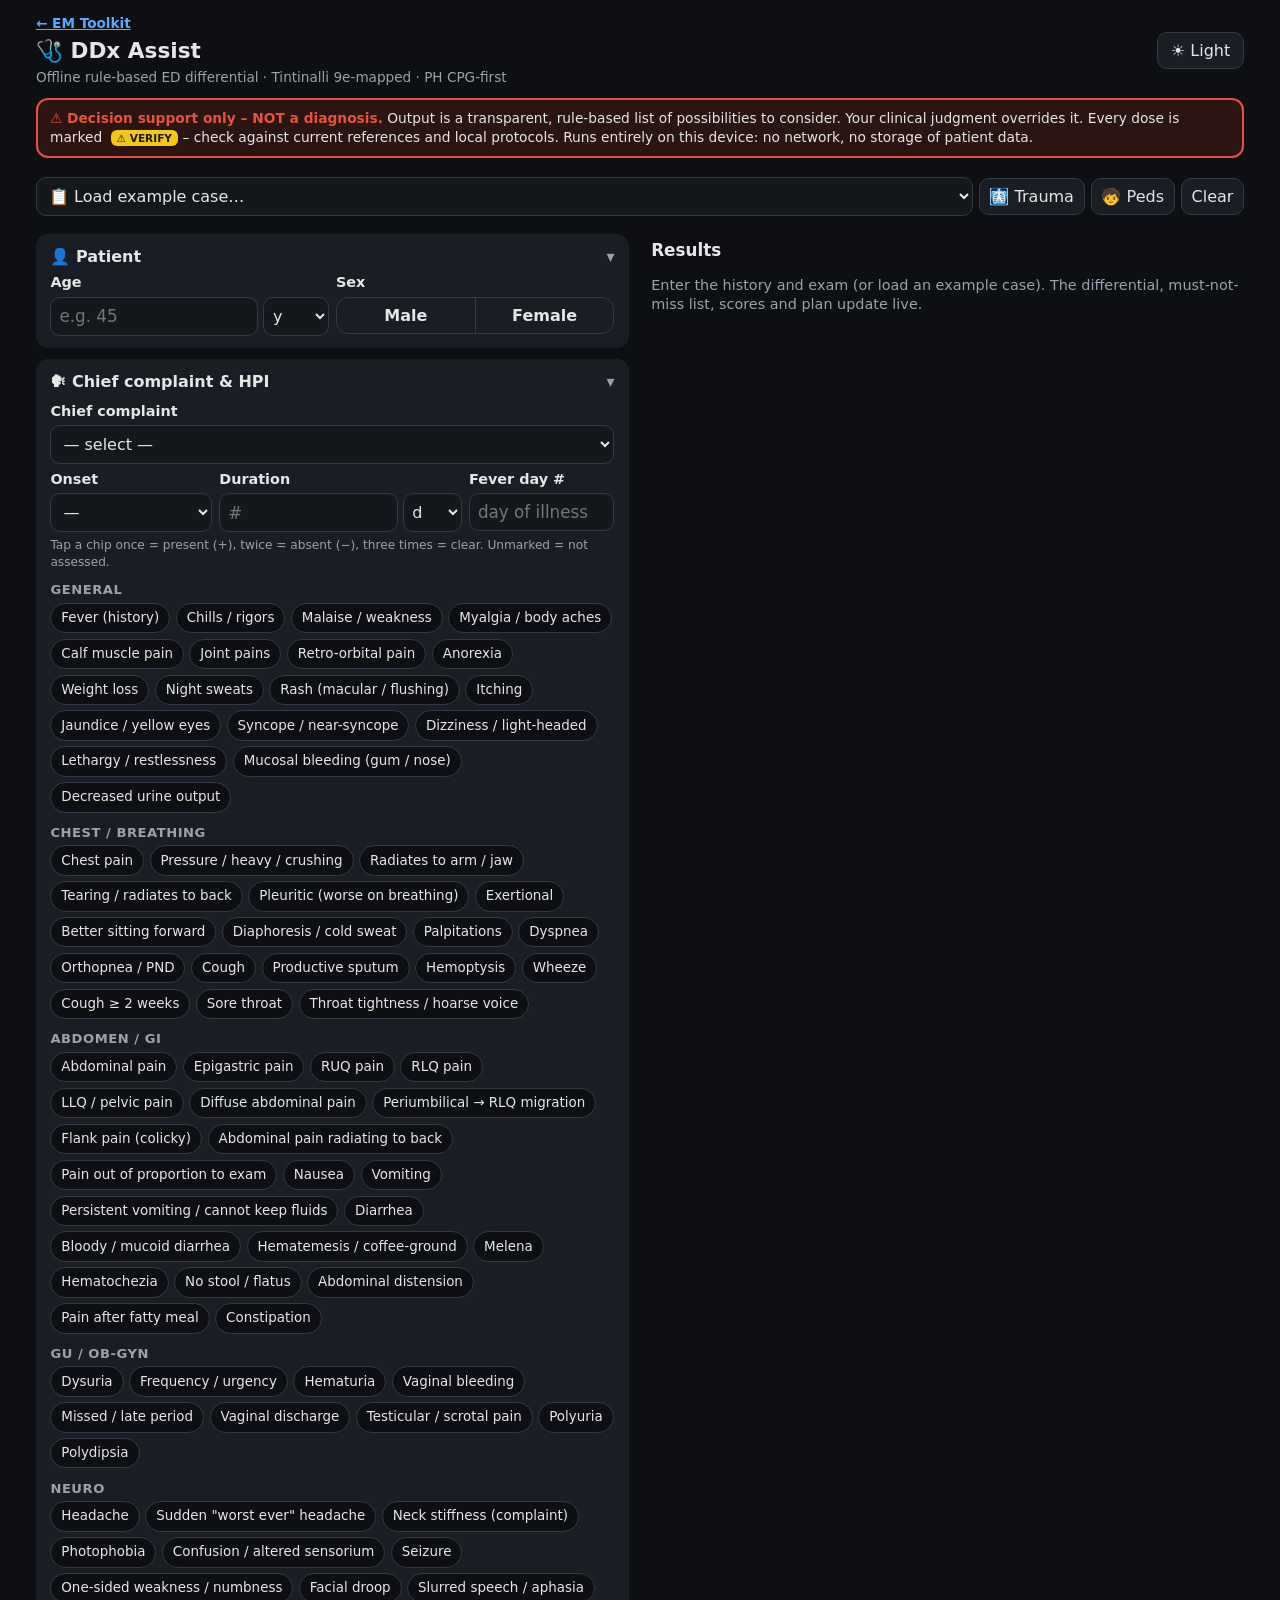
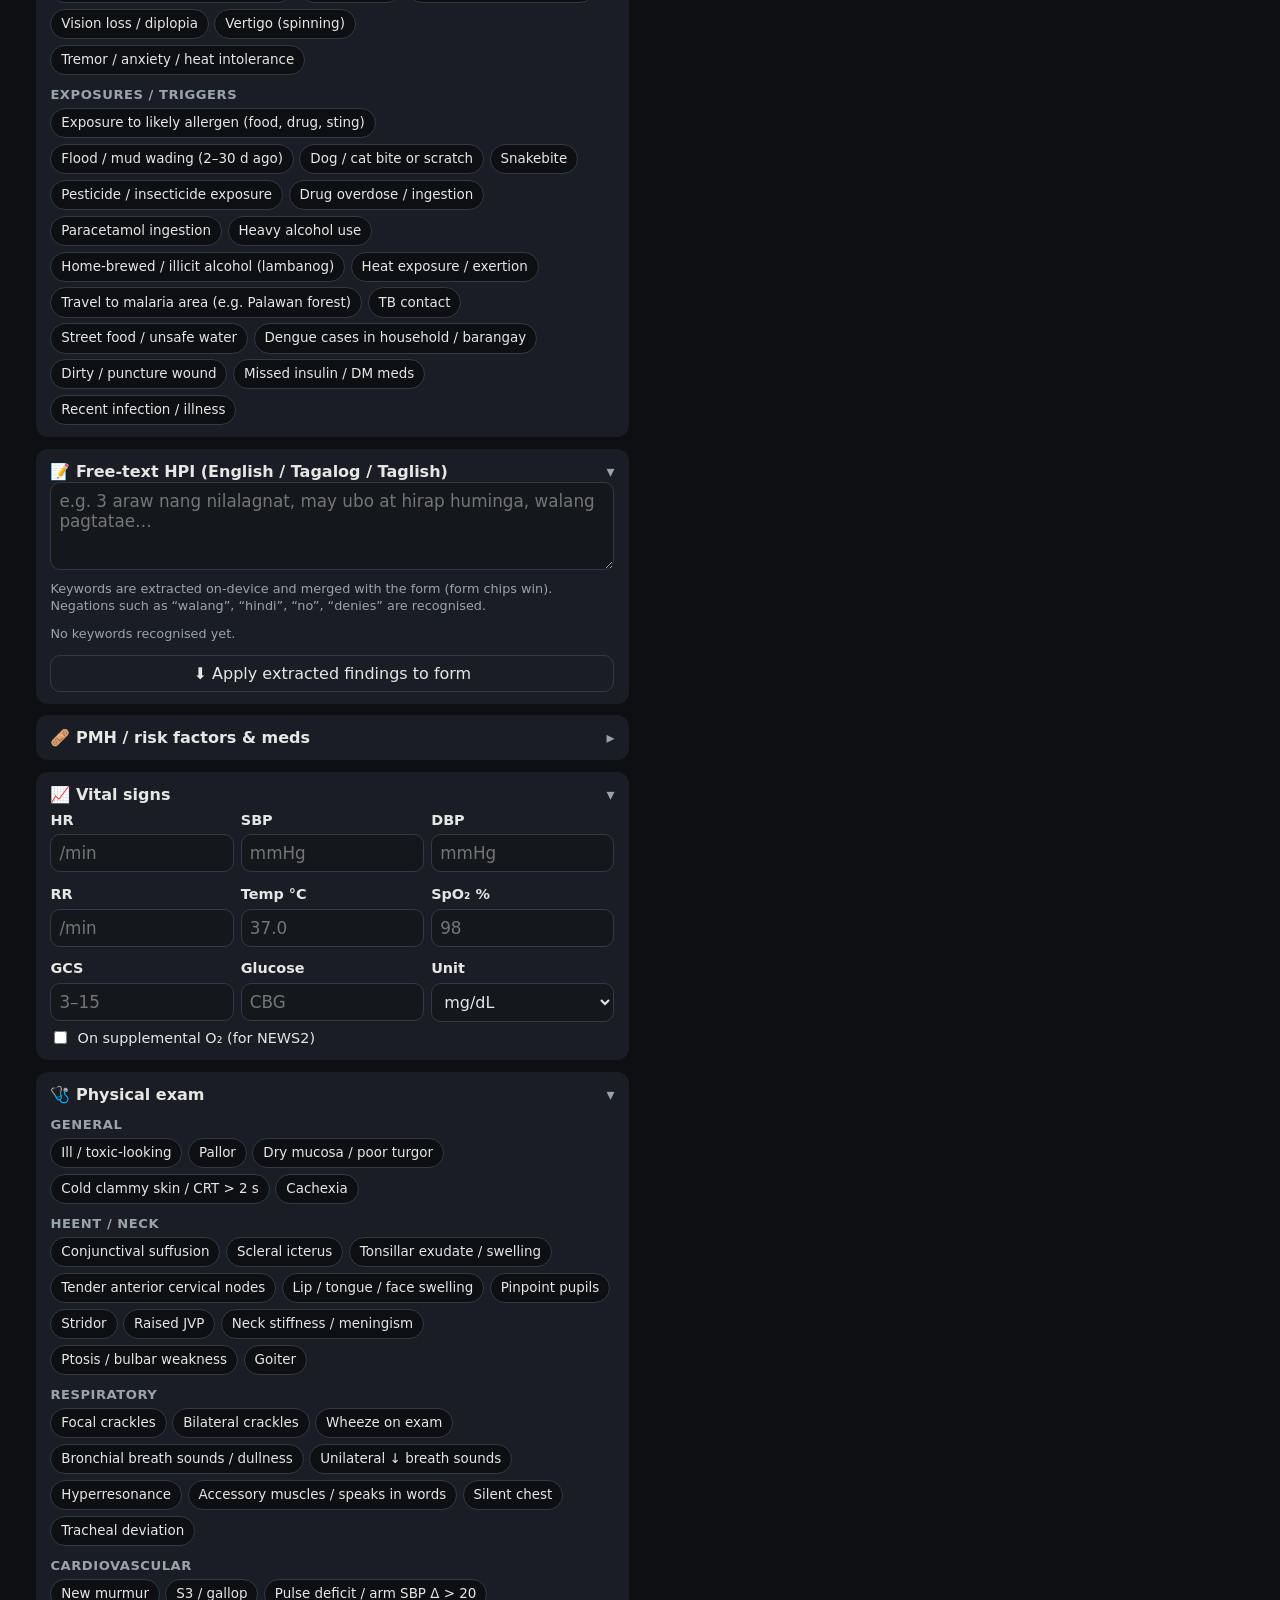
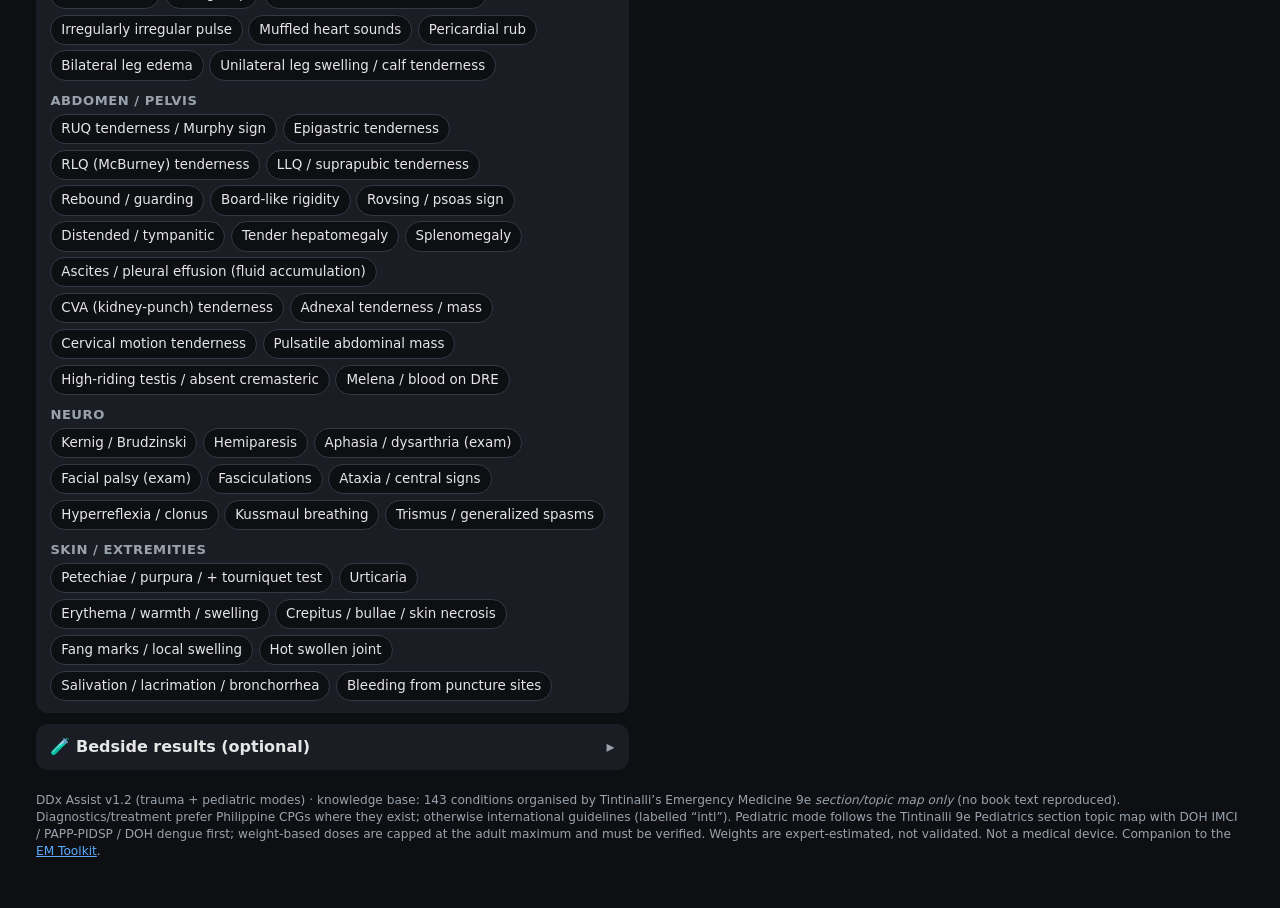
<file: ddx/index.html>
<!DOCTYPE html>
<html lang="en">
<head>
<meta charset="UTF-8">
<meta name="viewport" content="width=device-width, initial-scale=1">
<meta http-equiv="Content-Security-Policy" content="default-src 'none'; script-src 'self' 'unsafe-inline'; style-src 'self' 'unsafe-inline'; img-src 'self' data:; connect-src 'none'; form-action 'none'; base-uri 'none'">
<meta name="referrer" content="no-referrer">
<meta name="theme-color" content="#0d0f12">
<link rel="icon" href="data:,">
<title>DDx Assist – ED differential diagnosis support (offline)</title>
<meta name="description" content="Offline, rule-based emergency department differential diagnosis, diagnostics and treatment support, with an ATLS-based trauma mode and a pediatric mode (weight-based doses, IMCI). Tintinalli 9e section-mapped, Philippine CPG-first. Decision support only – not a diagnosis.">
<link rel="stylesheet" href="css/app.css">
</head>
<body class="dark">
<div id="app">
  <header class="top">
    <div><p class="sub" id="tkBack" style="margin:0 0 .2rem"><a href="../" style="color:var(--accent);font-weight:600">← EM Toolkit</a></p><script>try{if(window.self!==window.top||!/\/ddx\/[^\/]*$/.test(location.pathname))document.getElementById('tkBack').hidden=true}catch(e){}</script><h1>🩺 DDx Assist</h1><p class="sub">Offline rule-based ED differential · Tintinalli 9e-mapped · PH CPG-first</p></div>
    <button id="theme" title="Toggle dark mode">☀️ Light</button>
  </header>
  <div class="disc" role="note" id="disclaimer"><b>⚠ Decision support only – NOT a diagnosis.</b> Output is a transparent, rule-based list of possibilities to consider. Your clinical judgment overrides it. Every dose is marked <span class="vtag">⚠ VERIFY</span> – check against current references and local protocols. Runs entirely on this device: no network, no storage of patient data.</div>
  <div class="toolbar">
    <select id="example" aria-label="Load example case"><option value="">📋 Load example case…</option></select>
    <button id="trMode" class="trm" type="button" aria-pressed="false" title="Trauma mode: ATLS primary survey first, trauma differential, trauma rules">🩻 Trauma</button>
    <button id="pdMode" class="pdm" type="button" aria-pressed="false" title="Pediatric mode (auto-on for age < 18): age-specific vital signs, PAT, IMCI danger signs, pediatric conditions and weight-based doses">🧒 Peds</button>
    <button id="clear" title="Clear all inputs">Clear</button>
    <button id="jump" title="Jump to results">Results ↓</button>
  </div>
  <div class="cols">
    <main id="form"></main>
    <aside id="results" aria-live="polite"></aside>
  </div>
  <footer>
    DDx Assist v1.2 (trauma + pediatric modes) · knowledge base: <span id="kbcount"></span> conditions organised by Tintinalli’s Emergency Medicine 9e <i>section/topic map only</i> (no book text reproduced). Diagnostics/treatment prefer Philippine CPGs where they exist; otherwise international guidelines (labelled “intl”). Pediatric mode follows the Tintinalli 9e Pediatrics section topic map with DOH IMCI / PAPP-PIDSP / DOH dengue first; weight-based doses are capped at the adult maximum and must be verified. Weights are expert-estimated, not validated. Not a medical device. Companion to the <a href="https://carqisan-prog.github.io/em-toolkit/" rel="noopener noreferrer" target="_blank" style="color:var(--accent)">EM Toolkit</a>.
  </footer>
</div>
<pre id="printnote"></pre>
<div class="toast" id="toast"></div>
<script src="js/findings.js"></script>
<script src="js/kb.js"></script>
<script src="js/engine.js"></script>
<script src="js/cases.js"></script>
<script src="js/app.js"></script>
</body>
</html>
</file>
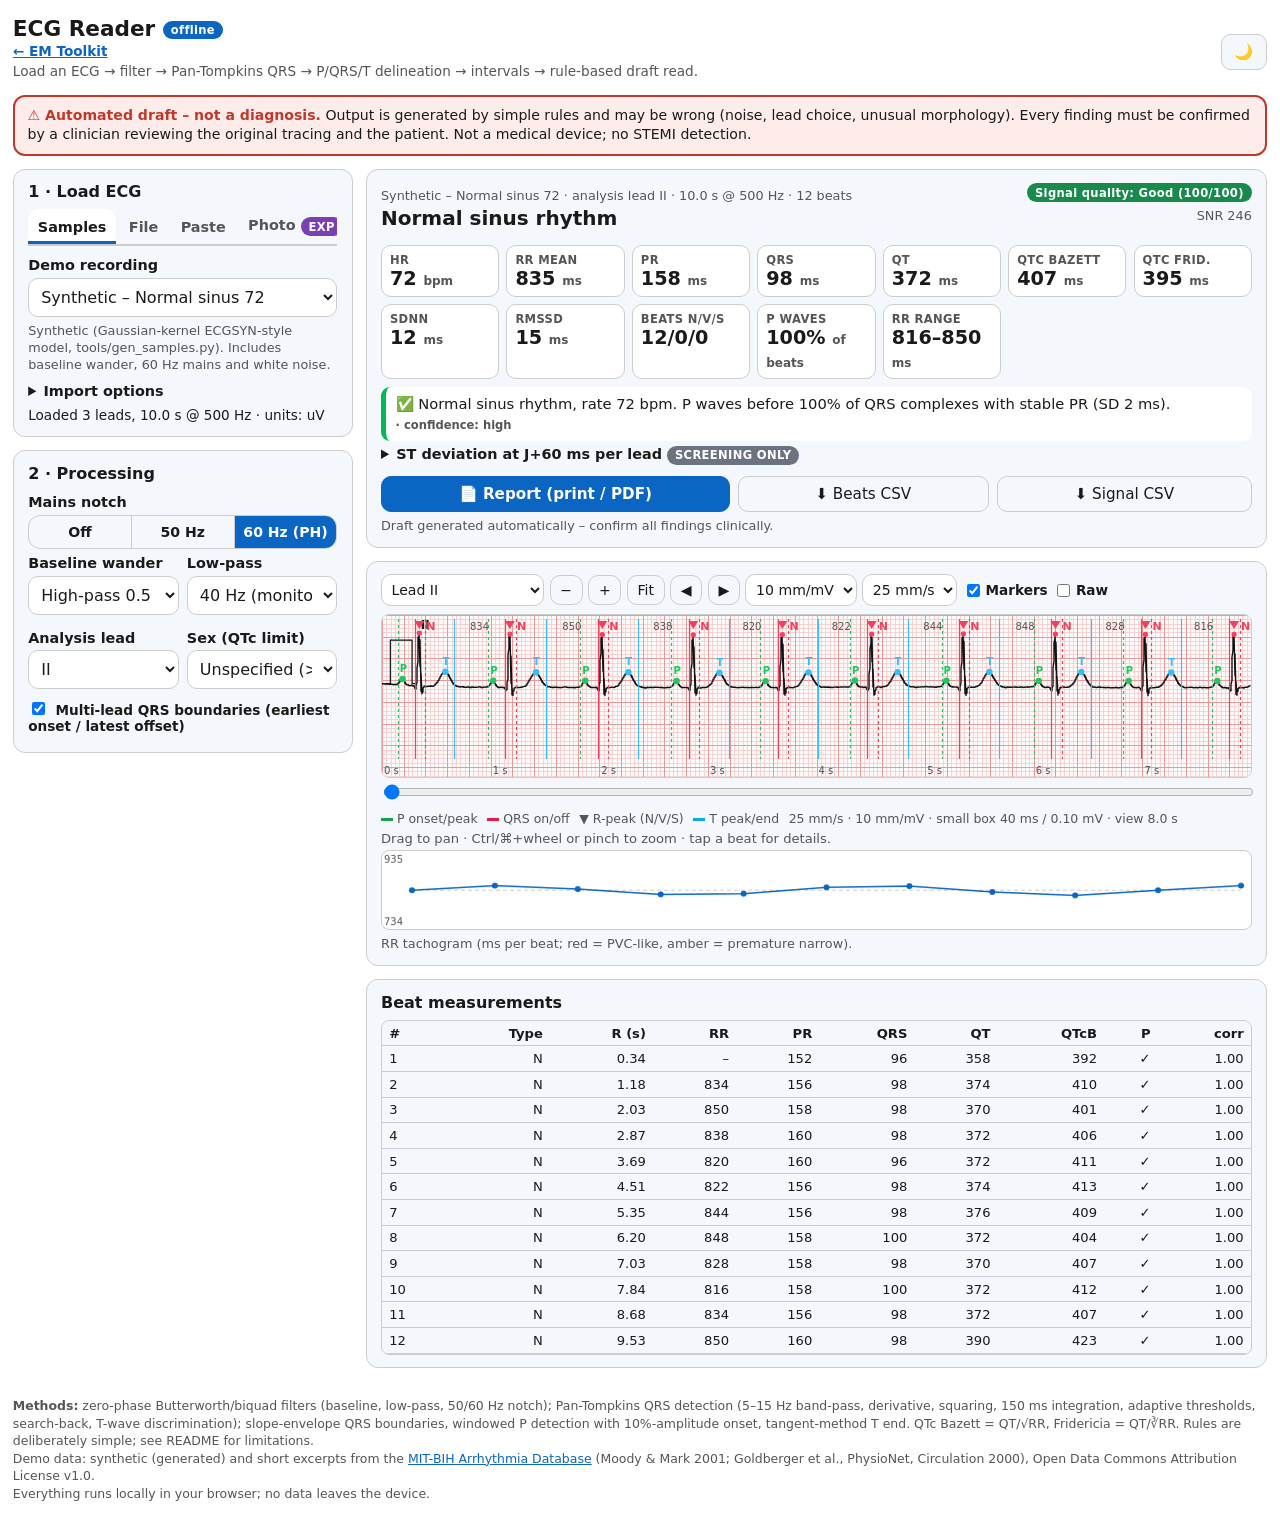
<file: ecg/index.html>
<!DOCTYPE html>
<html lang="en">
<head>
<meta charset="UTF-8">
<meta name="viewport" content="width=device-width, initial-scale=1">
<meta name="theme-color" content="#0d0f12">
<link rel="icon" href="data:,">
<title>ECG Reader – automated draft interpretation (offline)</title>
<meta name="description" content="Offline browser ECG reader: filtering, Pan-Tompkins QRS detection, interval measurement and rule-based draft interpretation. Not a medical device.">
<style>
  :root{--bg:#fff;--fg:#1a1a1a;--muted:#555;--card:#f4f7fb;--border:#ccc;--input:#fff;--accent:#0a66c2;--warn:#8a5a00;--ok:#0b5;--hl:#ffe9a8;--red:#c0392b;--redbg:#fdecea;--peds:#7b3fb5;
        --paper:#fffafa;--gridS:#f6d3d3;--gridL:#e79a9a;--trace:#111;--warnbg:#fff4dc}
  body.dark{--bg:#0d0f12;--fg:#e6e6e6;--muted:#9aa3ad;--card:#1a1e24;--border:#333a44;--input:#14181d;--accent:#5aa9ff;--warn:#d9a441;--ok:#4cd28a;--hl:#3a3216;--red:#e5533f;--redbg:#2b1512;--peds:#b98aff;
        --paper:#0f1215;--gridS:#24191b;--gridL:#4a2a2e;--trace:#e9f3ff;--warnbg:#2a2210}
  *{box-sizing:border-box}
  body{font-family:-apple-system,system-ui,"Segoe UI",Roboto,sans-serif;max-width:1400px;margin:1rem auto;padding:0 .8rem;color:var(--fg);background:var(--bg);transition:background .2s,color .2s;-webkit-text-size-adjust:100%}
  .top{display:flex;align-items:center;justify-content:space-between;gap:.5rem}
  h1{font-size:1.35rem;margin:0 0 .15rem}
  .sub{color:var(--muted);font-size:.85rem;margin:0 0 .6rem}
  h2{font-size:1rem;margin:0 0 .5rem}
  label{display:block;font-weight:600;margin:.7rem 0 .3rem;font-size:.9rem}
  input,select,textarea{width:100%;font-size:1rem;padding:.5rem;border:1px solid var(--border);border-radius:10px;background:var(--input);color:var(--fg);font-family:inherit}
  textarea{font-family:ui-monospace,Menlo,Consolas,monospace;font-size:.85rem;min-height:7rem}
  input[type=checkbox]{width:auto;margin-right:.35rem}
  input[type=range]{padding:0}
  button{font-size:.95rem;border:1px solid var(--border);background:var(--card);color:var(--fg);border-radius:10px;padding:.5rem .8rem;cursor:pointer;font-family:inherit}
  button.primary{background:var(--accent);color:#fff;border-color:var(--accent);font-weight:700}
  button:disabled{opacity:.45;cursor:default}
  .disclaimer{background:var(--redbg);border:2px solid var(--red);color:var(--fg);border-radius:12px;padding:.6rem .8rem;font-size:.88rem;line-height:1.35;margin:.4rem 0 .8rem}
  .disclaimer b{color:var(--red)}
  .layout{display:grid;grid-template-columns:minmax(0,1fr);gap:.8rem}
  .layout>*{min-width:0}
  @media(max-width:999px){.side,.main{display:contents}.layout{display:flex;flex-direction:column;gap:0}#loadCard{order:1}#photoCard{order:2}#interpCard{order:3}#traceCard{order:4}#beatsCard{order:5}#procCard{order:6}}
  @media(min-width:1000px){.layout{grid-template-columns:340px minmax(0,1fr)}.side{position:sticky;top:.6rem;align-self:start;max-height:calc(100vh - 1.2rem);overflow:auto}}
  .card{background:var(--card);border-radius:12px;padding:.8rem .9rem;margin-bottom:.8rem;position:relative;border:1px solid var(--border)}
  .row{display:flex;gap:.5rem;align-items:center;flex-wrap:wrap}
  .row>*{flex:1 1 auto}
  .grid2{display:grid;grid-template-columns:1fr 1fr;gap:.5rem}
  .grid2 label{margin-top:.4rem}
  .seg{display:flex;border:1px solid var(--border);border-radius:12px;overflow:hidden}
  .seg button{flex:1;border:none;border-radius:0;background:transparent;font-weight:600;padding:.5rem .3rem;font-size:.88rem}
  .seg button+button{border-left:1px solid var(--border)}
  .seg button.on{background:var(--accent);color:#fff}
  .tabs{display:flex;gap:.2rem;border-bottom:2px solid var(--border);margin-bottom:.6rem;overflow-x:auto;scrollbar-width:none}
  .tabs button{flex:0 0 auto;border:none;border-radius:10px 10px 0 0;background:transparent;font-weight:600;padding:.5rem .6rem;color:var(--muted);font-size:.9rem}
  .tabs button.on{background:var(--bg);color:var(--fg);box-shadow:inset 0 -3px 0 var(--accent)}
  .pane{display:none}.pane.on{display:block}
  .note{color:var(--muted);font-size:.8rem;margin-top:.3rem;line-height:1.35}
  .badge{display:inline-block;font-size:.72rem;font-weight:700;padding:.15rem .5rem;border-radius:999px;color:#fff;vertical-align:middle;letter-spacing:.03em}
  .b-exp{background:var(--peds)}
  .b-good{background:#178a4c}.b-fair{background:#b07a00}.b-poor{background:#b3261e}
  .b-scr{background:#6b7280}
  .rhythm{font-size:1.25rem;font-weight:800;line-height:1.25;margin:.1rem 0 .4rem}
  .metrics{display:grid;grid-template-columns:repeat(auto-fill,minmax(105px,1fr));gap:.45rem;margin:.5rem 0}
  .m{background:var(--bg);border:1px solid var(--border);border-radius:10px;padding:.4rem .5rem}
  .m .k{font-size:.72rem;color:var(--muted);font-weight:600;text-transform:uppercase;letter-spacing:.03em}
  .m .v{font-size:1.2rem;font-weight:800}
  .m .u{font-size:.75rem;color:var(--muted);font-weight:600}
  .m.alert{border-color:var(--red)}.m.alert .v{color:var(--red)}
  ul.findings{list-style:none;padding:0;margin:.3rem 0}
  ul.findings li{padding:.45rem .6rem;border-radius:9px;margin:.3rem 0;border-left:5px solid var(--border);background:var(--bg);font-size:.92rem;line-height:1.35}
  ul.findings li.crit{border-left-color:var(--red)} ul.findings li.warn{border-left-color:var(--warn)} ul.findings li.ok{border-left-color:var(--ok)} ul.findings li.info{border-left-color:var(--accent)}
  .conf{font-size:.72rem;color:var(--muted);font-weight:600;white-space:nowrap}
  .toolbar{display:flex;gap:.35rem;flex-wrap:wrap;align-items:center;margin-bottom:.5rem}
  .toolbar select{width:auto;font-size:.88rem;padding:.35rem}
  .toolbar button{padding:.35rem .6rem;font-size:.88rem}
  .toolbar .chk{font-size:.85rem;display:flex;align-items:center;white-space:nowrap;margin:0;font-weight:600}
  .ecgwrap{position:relative;border:1px solid var(--border);border-radius:8px;overflow:hidden;background:var(--paper)}
  #ecg{display:block;width:100%;touch-action:pan-y;cursor:grab}
  #ecg:active{cursor:grabbing}
  .legend{display:flex;flex-wrap:wrap;gap:.6rem;font-size:.78rem;color:var(--muted);margin-top:.35rem}
  .legend i{display:inline-block;width:12px;height:3px;vertical-align:middle;margin-right:.25rem}
  #tacho{display:block;width:100%;height:80px;margin-top:.3rem;background:var(--bg);border:1px solid var(--border);border-radius:8px}
  .tblwrap{overflow:auto;max-height:340px;border:1px solid var(--border);border-radius:8px}
  table{border-collapse:collapse;width:100%;font-size:.82rem}
  th,td{padding:.3rem .45rem;border-bottom:1px solid var(--border);text-align:right;white-space:nowrap}
  th{position:sticky;top:0;background:var(--card);text-align:right}
  td:first-child,th:first-child{text-align:left}
  tr.V td{color:var(--red);font-weight:700} tr.S td{color:var(--warn);font-weight:600}
  tr.sel td{background:var(--hl)}
  .status{font-size:.85rem;margin-top:.5rem;min-height:1.2em}
  .status.err{color:var(--red);font-weight:700}
  #imgcv{width:100%;border:1px solid var(--border);border-radius:8px;touch-action:manipulation;cursor:crosshair;margin-top:.5rem}
  .beatinfo{font-size:.82rem;color:var(--muted);margin-top:.3rem;min-height:1.1em}
  .warnbox{background:var(--warnbg);border:1px solid var(--warn);border-radius:10px;padding:.5rem .6rem;font-size:.82rem;margin-top:.5rem}
  footer{color:var(--muted);font-size:.78rem;margin:1rem 0 2rem;line-height:1.4}
  a{color:var(--accent)}
  /* ---- report ---- */
  #reportOverlay{display:none;position:fixed;inset:0;background:rgba(0,0,0,.55);z-index:50;overflow:auto;padding:1rem}
  #reportOverlay.on{display:block}
  .reportbar{max-width:900px;margin:0 auto .5rem;display:flex;gap:.5rem;justify-content:flex-end}
  #report{background:#fff;color:#111;max-width:900px;margin:0 auto;padding:18px 22px;border-radius:6px;font-size:12.5px;line-height:1.35}
  #report h1{font-size:18px;margin:0}
  #report h3{font-size:13px;margin:12px 0 4px;border-bottom:1px solid #999}
  #report table{font-size:12px} #report th{background:#eee;color:#111} #report td,#report th{border-bottom:1px solid #ccc;color:#111}
  #report .rdisc{border:2px solid #b3261e;padding:6px 8px;margin:8px 0;font-weight:600}
  #report img{width:100%;display:block;margin:4px 0;border:1px solid #ddd}
  #report .sig{display:flex;gap:30px;margin-top:16px}
  #report .sig div{flex:1;border-top:1px solid #333;padding-top:3px;font-size:11px}
  #report .pf{display:grid;grid-template-columns:repeat(4,1fr);gap:6px;margin-top:6px}
  #report .pf div{border-bottom:1px solid #999;padding:10px 0 2px;font-size:11px;color:#444}
  @page{size:A4;margin:10mm}
  @media print{
    body{background:#fff;max-width:none;margin:0;padding:0}
    body>*:not(#reportOverlay){display:none!important}
    #reportOverlay{display:block!important;position:static;background:none;padding:0;overflow:visible}
    .reportbar{display:none}
    #report{max-width:none;padding:0;border-radius:0}
    #report img{break-inside:avoid}
  }
  @media(max-width:520px){.rhythm{font-size:1.08rem}.metrics{grid-template-columns:repeat(3,1fr)}.m .v{font-size:1.05rem}h1{font-size:1.15rem}}
</style>
</head>
<body class="dark">
<div class="top">
  <div>
    <h1>ECG Reader <span class="badge b-scr" style="background:var(--accent)">offline</span></h1>
    <p class="sub" id="tkBack" style="margin:0 0 .2rem"><a href="../" style="color:var(--accent);font-weight:600">← EM Toolkit</a></p><script>try{if(window.self!==window.top)document.getElementById('tkBack').hidden=true}catch(e){}</script>
    <p class="sub">Load an ECG → filter → Pan-Tompkins QRS → P/QRS/T delineation → intervals → rule-based draft read.</p>
  </div>
  <button id="themeBtn" title="Toggle dark/light" aria-label="Toggle dark/light theme">☀️</button>
</div>
<div class="disclaimer" id="disclaimer" role="note"><b>⚠ Automated draft – not a diagnosis.</b> Output is generated by simple rules and may be wrong (noise, lead choice, unusual morphology). Every finding must be confirmed by a clinician reviewing the original tracing and the patient. Not a medical device; no STEMI detection.</div>

<div class="layout">
<div class="side">
  <div class="card" id="loadCard">
    <h2>1 · Load ECG</h2>
    <div class="tabs" id="loadTabs" role="tablist">
      <button class="on" data-p="pSample">Samples</button><button data-p="pFile">File</button><button data-p="pPaste">Paste</button><button data-p="pPhoto">Photo <span class="badge b-exp">EXP</span></button>
    </div>
    <div class="pane on" id="pSample">
      <label for="sampleSel">Demo recording</label>
      <select id="sampleSel"></select>
      <div class="note" id="sampleNote"></div>
    </div>
    <div class="pane" id="pFile">
      <label for="fileIn">CSV / TXT / JSON, or WFDB (.hea + .dat together)</label>
      <input type="file" id="fileIn" multiple accept=".csv,.txt,.tsv,.json,.hea,.dat,.dat16,text/plain,application/json">
      <div class="note">CSV/TXT: one column per lead, optional header and time column. WFDB: select the <b>.hea and .dat</b> files together (formats 16, 212, 80, 61).</div>
    </div>
    <div class="pane" id="pPaste">
      <label for="pasteTa">Raw samples (one per line, or comma/space separated; multi-column OK)</label>
      <textarea id="pasteTa" placeholder="0.01&#10;0.02&#10;0.05&#10;…"></textarea>
      <button class="primary" id="pasteBtn" style="margin-top:.5rem;width:100%">Analyze pasted data</button>
    </div>
    <div class="pane" id="pPhoto">
      <div class="warnbox"><b>EXPERIMENTAL.</b> Digitizes a <b>single-lead rhythm strip</b> photo/scan by dark-pixel tracing over a red/pink grid. Works on clean, flat, straight images only. Amplitudes and intervals are approximate – rhythm/rate only.</div>
      <label for="imgIn">Image (JPG/PNG)</label>
      <input type="file" id="imgIn" accept="image/*">
      <div class="grid2">
        <div><label for="boxW">Calib. width (large boxes)</label><input id="boxW" type="number" value="5" min="1" step="1"></div>
        <div><label for="boxH">Calib. height (large boxes)</label><input id="boxH" type="number" value="2" min="1" step="1"></div>
      </div>
      <label for="thrIn">Trace darkness threshold: <span id="thrVal">auto</span></label>
      <input type="range" id="thrIn" min="0" max="200" value="0">
      <div class="note">The image opens in the large “Photo digitizer” panel for point picking.</div>
    </div>
    <details style="margin-top:.6rem"><summary style="cursor:pointer;font-weight:600;font-size:.9rem">Import options</summary>
      <div class="grid2">
        <div><label for="fsIn">Sampling rate (Hz)</label><input id="fsIn" type="number" placeholder="auto" min="1"></div>
        <div><label for="unitsIn">Units</label><select id="unitsIn"><option value="auto">auto</option><option value="mV">mV</option><option value="uV">µV</option><option value="V">V</option><option value="adc">ADC counts</option></select></div>
        <div><label for="gainIn">ADC gain (counts/mV)</label><input id="gainIn" type="number" value="200"></div>
        <div><label for="maxSecIn">Max seconds to load</label><input id="maxSecIn" type="number" value="120" min="3"></div>
      </div>
      <div class="note">Auto units: peak-to-peak &lt;20 → mV, &lt;20000 → µV, offset integers → ADC. Sampling rate comes from the time column, JSON <code>fs</code> or WFDB header; otherwise 250 Hz is assumed (set it here).</div>
    </details>
    <div class="status" id="status" aria-live="polite"></div>
  </div>

  <div class="card" id="procCard">
    <h2>2 · Processing</h2>
    <label>Mains notch</label>
    <div class="seg" id="notchSeg"><button data-v="0">Off</button><button data-v="50">50 Hz</button><button data-v="60" class="on">60 Hz (PH)</button></div>
    <div class="grid2">
      <div><label for="baseSel">Baseline wander</label><select id="baseSel"><option value="hp">High-pass 0.5 Hz (zero-phase)</option><option value="median">Median 200/600 ms</option><option value="none">None</option></select></div>
      <div><label for="lpSel">Low-pass</label><select id="lpSel"><option value="40">40 Hz (monitor)</option><option value="100">100 Hz</option><option value="150">150 Hz (diagnostic)</option></select></div>
      <div><label for="leadSel">Analysis lead</label><select id="leadSel"></select></div>
      <div><label for="sexSel">Sex (QTc limit)</label><select id="sexSel"><option value="u">Unspecified (&gt;460)</option><option value="m">Male (&gt;450)</option><option value="f">Female (&gt;470)</option></select></div>
    </div>
    <label class="chk" style="font-weight:600;font-size:.85rem;margin-top:.6rem"><input type="checkbox" id="globalQRS" checked> Multi-lead QRS boundaries (earliest onset / latest offset)</label>
  </div>
</div>

<div class="main">
  <div class="card" id="photoCard" style="display:none">
    <h2>Photo digitizer <span class="badge b-exp">EXPERIMENTAL</span></h2>
    <div class="note" id="photoStep">Load an image in the Photo tab to begin.</div>
    <canvas id="imgcv" width="10" height="10"></canvas>
    <div class="row" style="margin-top:.5rem">
      <button id="photoReset">Reset points</button>
      <button class="primary" id="photoGo" disabled>Digitize &amp; analyze</button>
    </div>
  </div>
  <div class="card" id="interpCard">
    <div class="row" style="justify-content:space-between;align-items:flex-start">
      <div style="flex:1 1 60%"><div class="note" id="recInfo">No recording loaded.</div><div class="rhythm" id="rhythm">–</div></div>
      <div style="flex:0 0 auto;text-align:right"><span class="badge" id="qBadge">–</span><div class="note" id="qNotes"></div></div>
    </div>
    <div class="metrics" id="metrics"></div>
    <ul class="findings" id="findings"></ul>
    <details id="stBox"><summary style="cursor:pointer;font-weight:600;font-size:.9rem">ST deviation at J+60 ms per lead <span class="badge b-scr">SCREENING ONLY</span></summary>
      <div class="note">Median ST level at J+60 ms relative to the PR segment, per available lead. <b>Screening only – this is not STEMI detection</b>: no territorial/reciprocal logic, few leads, and the baseline filter can shift the ST segment. Always read a full 12-lead.</div>
      <div class="tblwrap" style="margin-top:.4rem"><table id="stTbl"></table></div>
    </details>
    <div class="row" style="margin-top:.7rem">
      <button class="primary" id="reportBtn" disabled>📄 Report (print / PDF)</button>
      <button id="csvBtn" disabled>⬇ Beats CSV</button>
      <button id="sigBtn" disabled>⬇ Signal CSV</button>
    </div>
    <div class="note">Draft generated automatically – confirm all findings clinically.</div>
  </div>

  <div class="card" id="traceCard">
    <div class="toolbar">
      <select id="viewLead" aria-label="Displayed lead"></select>
      <button id="zOut" title="Zoom out">−</button><button id="zIn" title="Zoom in">+</button><button id="zFit" title="Fit whole record">Fit</button>
      <button id="pL" title="Pan left">◀</button><button id="pR" title="Pan right">▶</button>
      <select id="gainSel" aria-label="Gain"><option value="5">5 mm/mV</option><option value="10" selected>10 mm/mV</option><option value="20">20 mm/mV</option></select>
      <select id="speedSel" aria-label="Paper speed"><option value="25" selected>25 mm/s</option><option value="50">50 mm/s</option></select>
      <label class="chk"><input type="checkbox" id="showMarks" checked>Markers</label>
      <label class="chk"><input type="checkbox" id="showRaw">Raw</label>
    </div>
    <div class="ecgwrap"><canvas id="ecg" height="300"></canvas></div>
    <input type="range" id="posIn" min="0" max="1000" value="0" aria-label="Position" style="margin-top:.35rem">
    <div class="legend">
      <span><i style="background:#16a34a"></i>P onset/peak</span><span><i style="background:#e11d48"></i>QRS on/off</span><span>▼ R-peak (N/V/S)</span><span><i style="background:#0ea5e9"></i>T peak/end</span><span id="scaleTxt">25 mm/s · 10 mm/mV · small box 40 ms / 0.1 mV</span>
    </div>
    <div class="beatinfo" id="beatInfo">Drag to pan · Ctrl/⌘+wheel or pinch to zoom · tap a beat for details.</div>
    <canvas id="tacho" height="80"></canvas>
    <div class="note">RR tachogram (ms per beat; red = PVC-like, amber = premature narrow).</div>
  </div>

  <div class="card" id="beatsCard">
    <h2>Beat measurements</h2>
    <div class="tblwrap"><table id="beatTbl"></table></div>
  </div>
</div>
</div>

<footer>
  <b>Methods:</b> zero-phase Butterworth/biquad filters (baseline, low-pass, 50/60 Hz notch); Pan-Tompkins QRS detection (5–15 Hz band-pass, derivative, squaring, 150 ms integration, adaptive thresholds, search-back, T-wave discrimination); slope-envelope QRS boundaries, windowed P detection with 10%-amplitude onset, tangent-method T end. QTc Bazett = QT/√RR, Fridericia = QT/∛RR. Rules are deliberately simple; see README for limitations.<br>
  Demo data: synthetic (generated) and short excerpts from the <a href="https://physionet.org/content/mitdb/1.0.0/">MIT-BIH Arrhythmia Database</a> (Moody &amp; Mark 2001; Goldberger et al., PhysioNet, Circulation 2000), Open Data Commons Attribution License v1.0.<br>
  Everything runs locally in your browser; no data leaves the device.
</footer>

<div id="reportOverlay" aria-hidden="true">
  <div class="reportbar"><button class="primary" id="printBtn">🖨 Print / Save as PDF</button><button id="closeReport">Close</button></div>
  <div id="report"></div>
</div>

<script src="samples.js"></script>
<script src="ecg.js"></script>
<script src="app.js"></script>
</body>
</html>
</file>
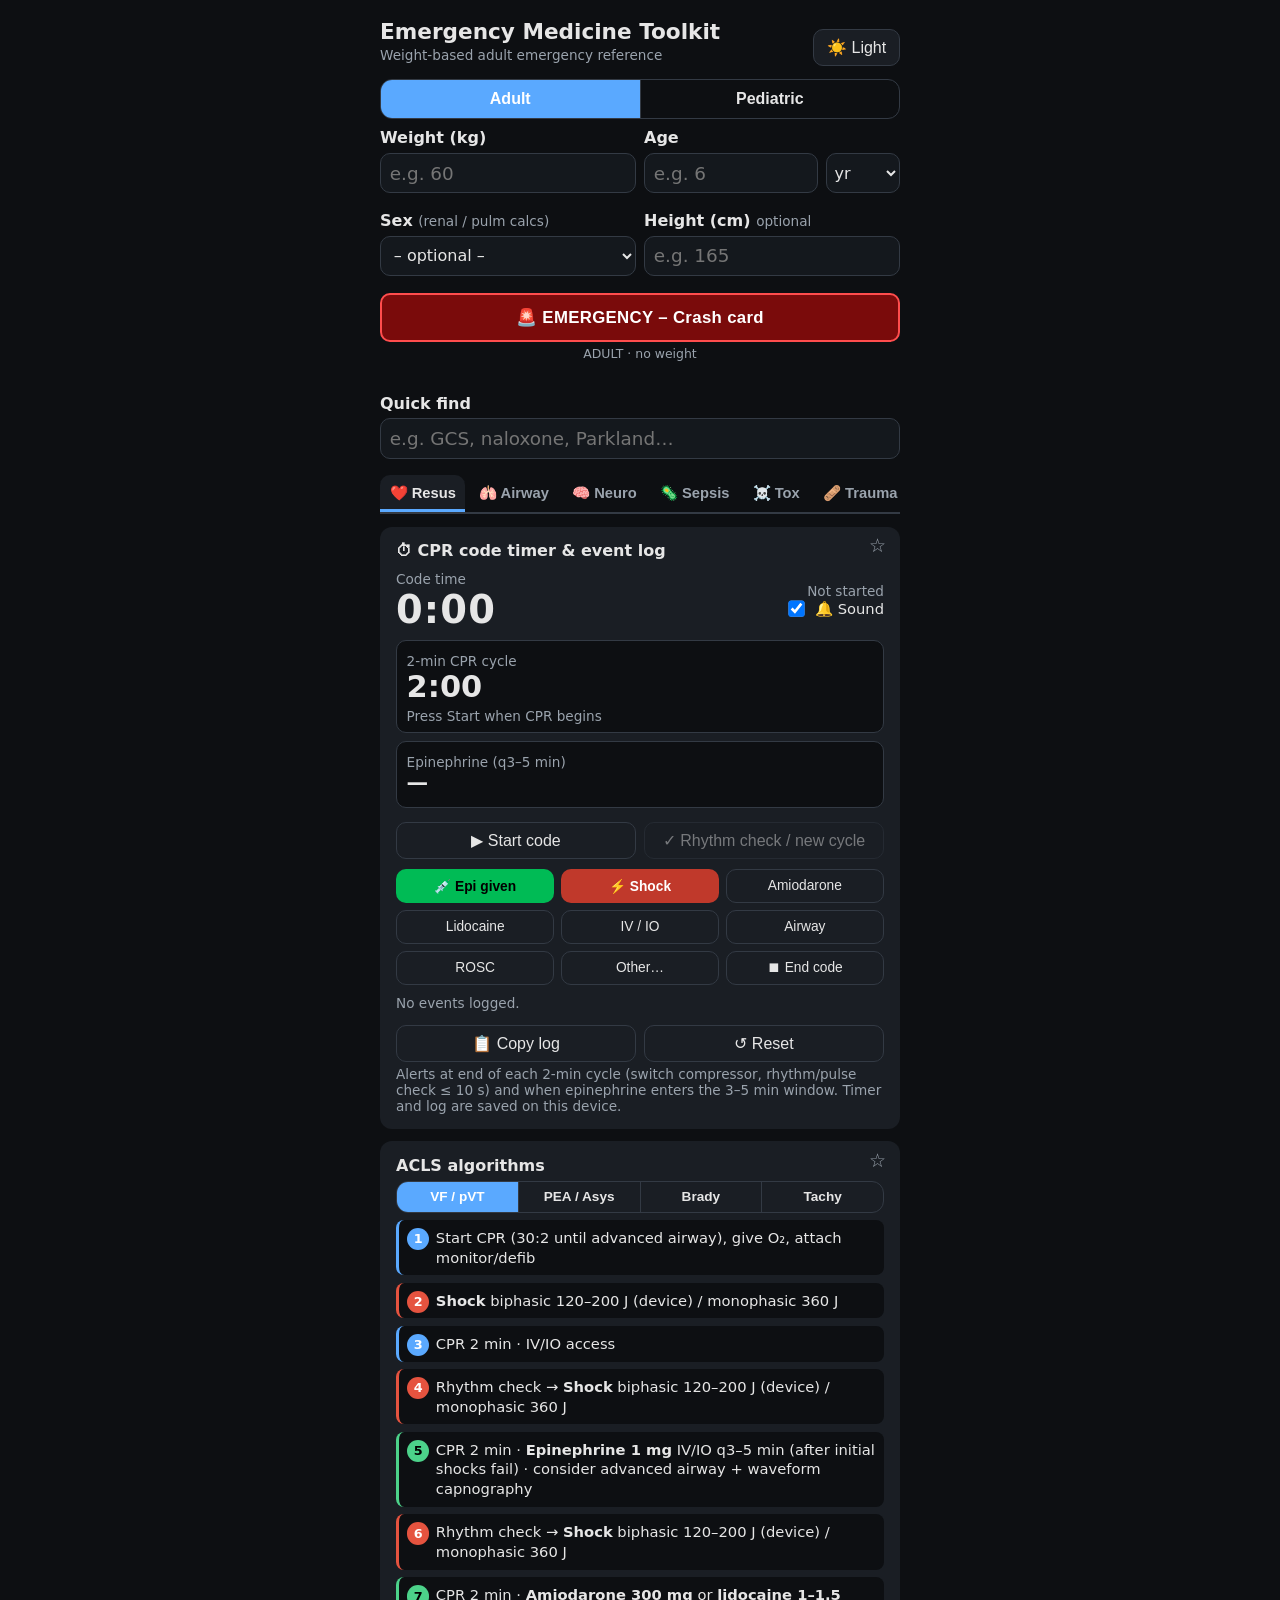
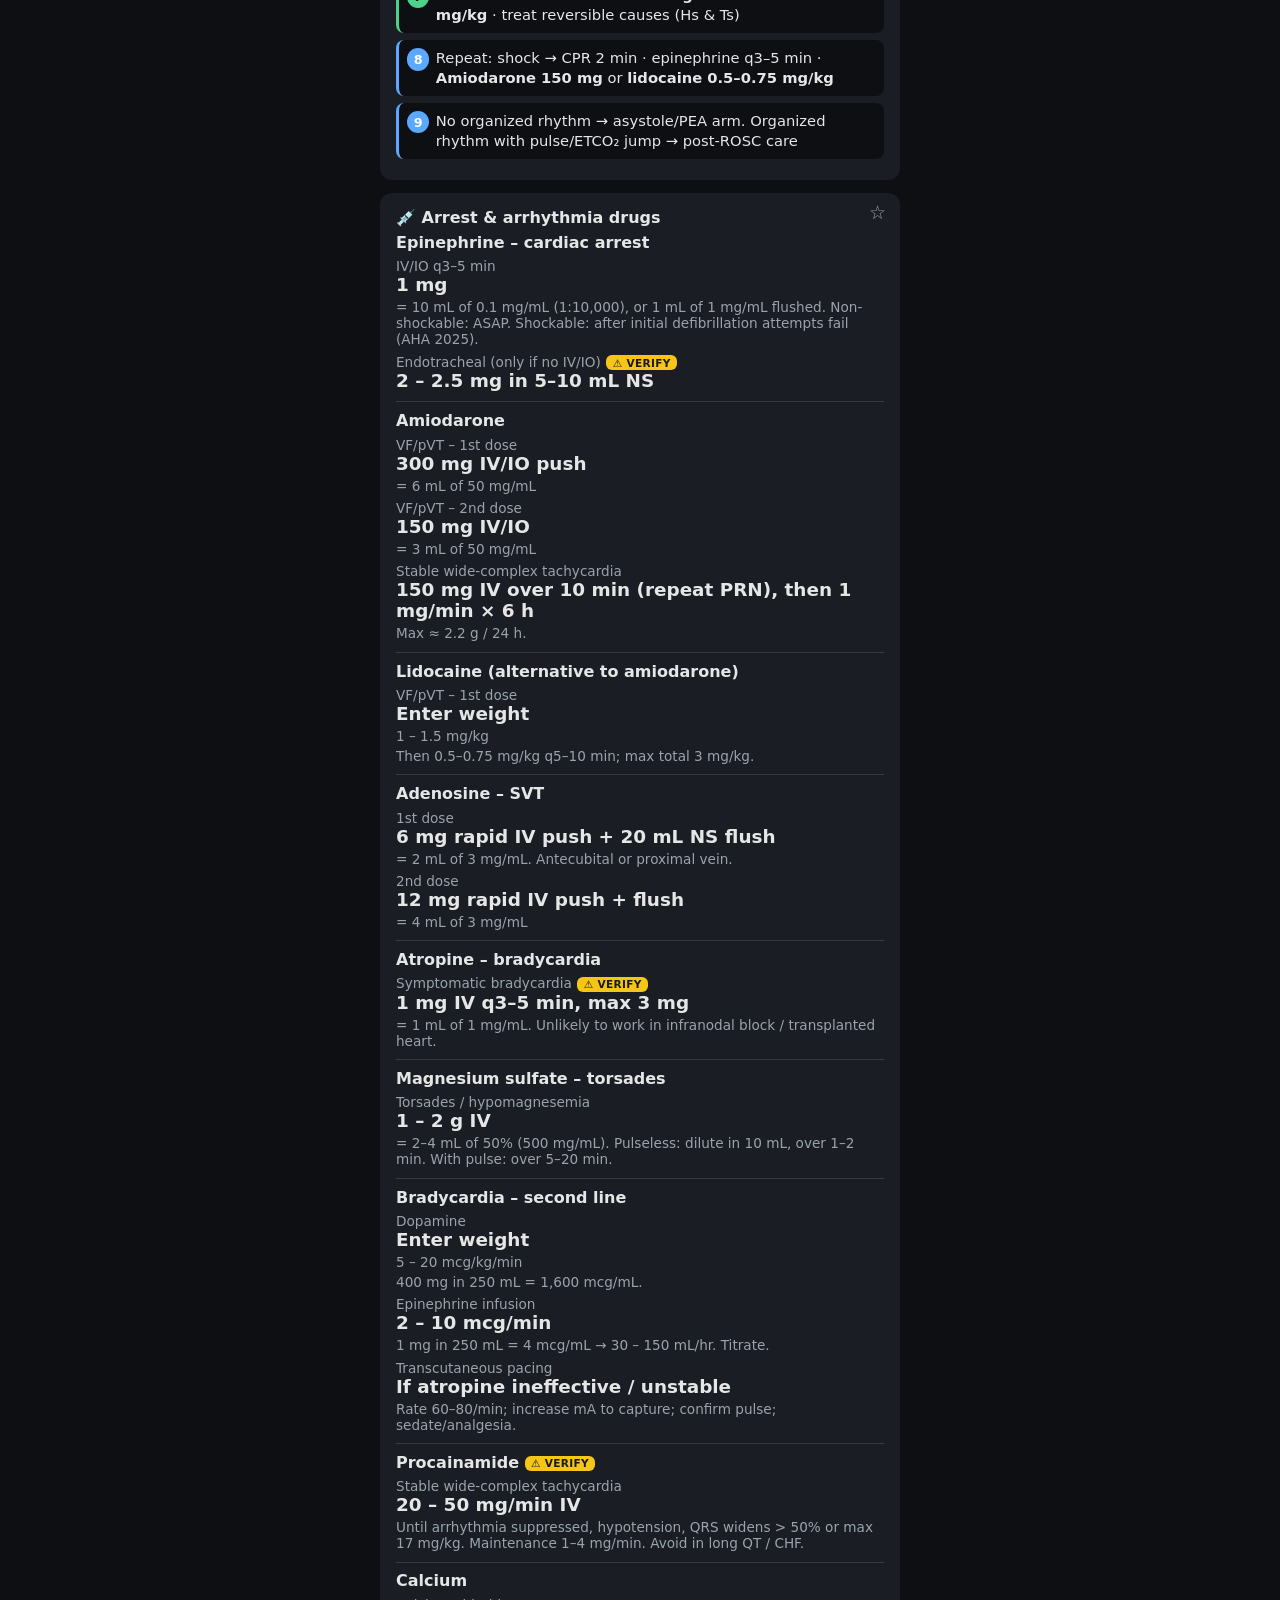
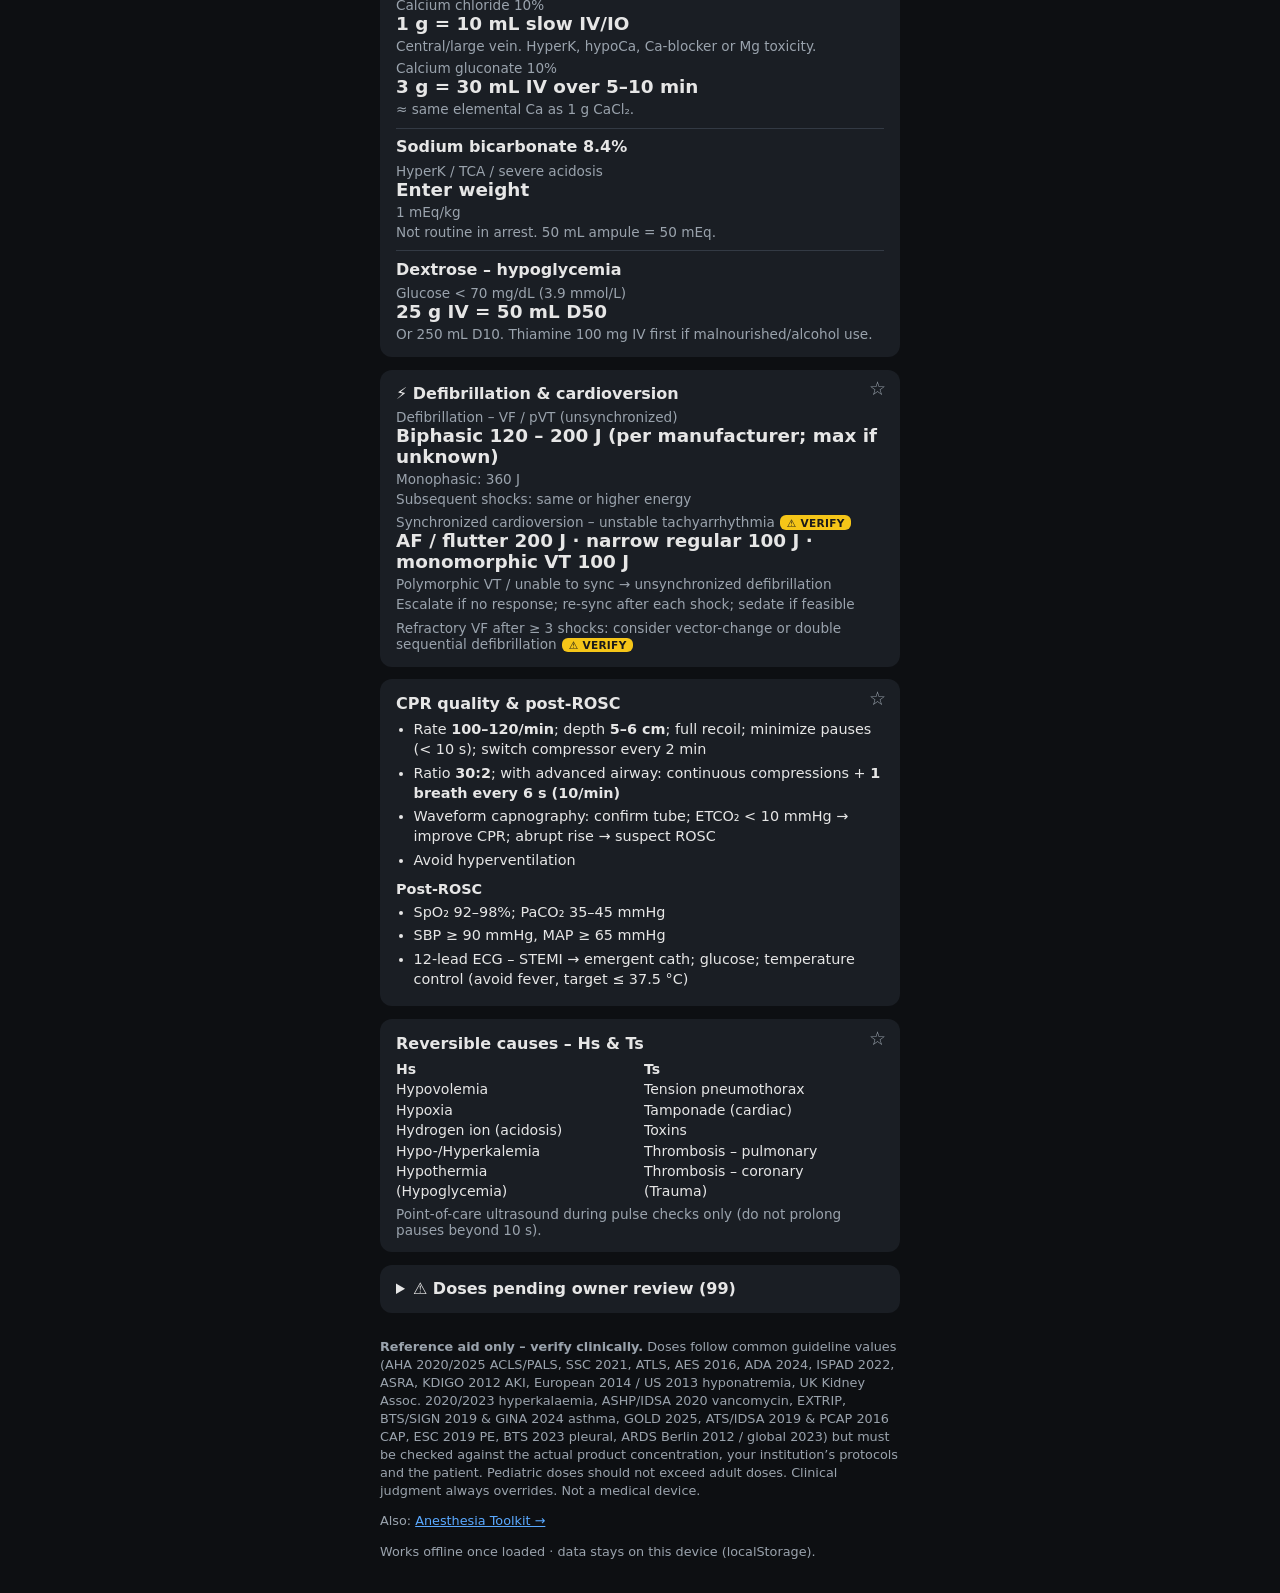
<file: src/base.html>
<!DOCTYPE html>
<html lang="en">
<head>
<meta charset="UTF-8">
<meta name="viewport" content="width=device-width, initial-scale=1">
<meta name="theme-color" content="#0d0f12">
<link rel="icon" href="data:,">
<title>Emergency Medicine Toolkit</title>
<style>
  :root{--bg:#fff;--fg:#1a1a1a;--muted:#555;--card:#f4f7fb;--border:#ccc;--input:#fff;--accent:#0a66c2;--warn:#8a5a00;--ok:#0b5;--hl:#ffe9a8;--red:#c0392b;--redbg:#fdecea;--peds:#7b3fb5}
  body.dark{--bg:#0d0f12;--fg:#e6e6e6;--muted:#9aa3ad;--card:#1a1e24;--border:#333a44;--input:#14181d;--accent:#5aa9ff;--warn:#d9a441;--ok:#4cd28a;--hl:#3a3216;--red:#e5533f;--redbg:#2b1512;--peds:#b98aff}
  body{font-family:-apple-system,system-ui,sans-serif;max-width:520px;margin:1.2rem auto;padding:0 1rem;color:var(--fg);background:var(--bg);transition:background .2s,color .2s}
  .top{display:flex;align-items:center;justify-content:space-between;gap:.5rem}
  h1{font-size:1.35rem;margin:0 0 .2rem}
  .sub{color:var(--muted);font-size:.85rem;margin:0 0 .8rem}
  label{display:block;font-weight:600;margin:1rem 0 .35rem}
  input,select,textarea{width:100%;font-size:1.15rem;padding:.55rem;border:1px solid var(--border);border-radius:10px;box-sizing:border-box;background:var(--input);color:var(--fg);font-family:inherit}
  select{font-size:1rem}
  button{font-size:1rem;border:1px solid var(--border);background:var(--card);color:var(--fg);border-radius:10px;padding:.5rem .8rem;cursor:pointer}
  button:disabled{opacity:.45;cursor:default}
  .btnrow{display:flex;gap:.5rem;margin-top:.9rem}
  .btnrow button{flex:1}
  .em{flex:1;font-size:1.05rem;font-weight:800;background:#7a0b0b;color:#fff;border:2px solid #ff4d4d;padding:.75rem .5rem;letter-spacing:.02em;width:100%}
  .row{display:flex;gap:.5rem;align-items:center}
  .row select,.row input{flex:1;min-width:0}
  .row button{flex:0 0 auto}
  .grid2{display:grid;grid-template-columns:1fr 1fr;gap:.5rem}
  .grid2 label{margin-top:.6rem}
  .chips{display:flex;flex-wrap:wrap;gap:.4rem;margin-top:.7rem}
  .chip{font-size:.85rem;padding:.35rem .65rem;border-radius:999px}
  .chip::before{content:"★ ";color:#f5b301}
  .card{background:var(--card);border-radius:12px;padding:.9rem 1rem;margin-top:.8rem;position:relative}
  .card.hl{outline:3px solid #f5b301;background:var(--hl)}
  .card h2{font-size:1rem;margin:0 0 .4rem;padding-right:2.4rem}
  .big{font-size:1.35rem;font-weight:700}
  .note{color:var(--muted);font-size:.85rem;margin-top:.25rem}
  .conc{color:var(--ok);font-size:.8rem;margin-top:.3rem}
  .warn{color:var(--warn);font-size:.78rem;margin-top:1.4rem;line-height:1.35}
  .vwarn{color:var(--warn);font-size:.85rem;font-weight:600}
  .seg{display:flex;border:1px solid var(--border);border-radius:12px;overflow:hidden;margin-top:.2rem}
  .seg button{flex:1;border:none;border-radius:0;background:transparent;font-weight:600;padding:.6rem .4rem}
  .seg button+button{border-left:1px solid var(--border)}
  .seg button.on{background:var(--accent);color:#fff}
  .seg.mode button.on[data-m="peds"]{background:var(--peds)}
  .seg.small button{font-size:.85rem;padding:.45rem .2rem}
  .tabs{display:flex;gap:.25rem;margin-top:1rem;border-bottom:2px solid var(--border);overflow-x:auto;scrollbar-width:none;-webkit-overflow-scrolling:touch}
  .tabs::-webkit-scrollbar{display:none}
  .tabs button{flex:0 0 auto;border:none;border-radius:10px 10px 0 0;background:transparent;font-weight:600;padding:.6rem .6rem;color:var(--muted);font-size:.92rem}
  .tabs button.on{background:var(--card);color:var(--fg);box-shadow:inset 0 -3px 0 var(--accent)}
  .badge{display:inline-block;font-size:.7rem;font-weight:700;padding:.15rem .5rem;border-radius:999px;background:var(--peds);color:#fff;vertical-align:middle;letter-spacing:.03em}
  .vtag{display:inline-block;font-size:.66rem;font-weight:800;padding:.08rem .4rem;border-radius:6px;background:#f5c518;color:#1a1a1a;margin-left:.35rem;vertical-align:middle;letter-spacing:.03em;cursor:help;white-space:nowrap}
  .sticky{position:sticky;top:0;z-index:20;background:var(--bg);padding:.45rem 0 .35rem;margin-top:.6rem}
  .stat{font-size:.78rem;color:var(--muted);text-align:center;margin-top:.25rem}
  .fav{position:absolute;top:.45rem;right:.45rem;font-size:1.2rem;padding:.15rem .45rem;line-height:1;background:transparent;border:none;color:var(--muted)}
  .fav.on{color:#f5b301}
  .drug{border-top:1px solid var(--border);padding-top:.55rem;margin-top:.65rem}
  .drug:first-child{border-top:none;margin-top:.2rem;padding-top:0}
  .dn{font-weight:700;font-size:1rem}
  .cline{margin-top:.4rem}
  .cline b{font-size:1.15rem}
  .dl{color:var(--muted);font-size:.85rem}
  .steps{counter-reset:s;list-style:none;padding:0;margin:.4rem 0 0}
  .steps li{counter-increment:s;position:relative;padding:.5rem .55rem .5rem 2.3rem;border-left:3px solid var(--accent);margin:.45rem 0;background:var(--bg);border-radius:8px;font-size:.92rem;line-height:1.35}
  .steps li::before{content:counter(s);position:absolute;left:.5rem;top:.5rem;width:1.4rem;height:1.4rem;border-radius:50%;background:var(--accent);color:#fff;font-weight:700;font-size:.8rem;display:flex;align-items:center;justify-content:center}
  .steps li.shock{border-left-color:var(--red)} .steps li.shock::before{background:var(--red)}
  .steps li.drugstep{border-left-color:var(--ok)} .steps li.drugstep::before{background:var(--ok);color:#000}
  ul.tight{margin:.3rem 0 0;padding-left:1.1rem;font-size:.9rem;line-height:1.4}
  ul.tight li{margin:.2rem 0}
  .gbtns{display:grid;gap:.3rem;margin-top:.3rem}
  .gbtns button{text-align:left;font-size:.88rem;padding:.42rem .6rem}
  .gbtns button.on{background:var(--accent);color:#fff;border-color:var(--accent)}
  .gl{font-weight:700;margin-top:.7rem;font-size:.9rem}
  .total{font-size:2rem;font-weight:800}
  table{width:100%;border-collapse:collapse;font-size:.8rem;margin-top:.4rem}
  th,td{border-bottom:1px solid var(--border);padding:.3rem .2rem;text-align:center}
  td:first-child,th:first-child{text-align:left}
  tr.sel td{background:var(--hl);font-weight:700}
  .chk{display:flex;align-items:flex-start;gap:.55rem;font-weight:400;margin-top:.55rem;font-size:.92rem;line-height:1.35}
  .chk input{width:auto;margin-top:.2rem;transform:scale(1.25)}
  .chk .when{color:var(--ok);font-size:.78rem;margin-left:auto;white-space:nowrap}
  .timer{font-size:2.4rem;font-weight:800;font-variant-numeric:tabular-nums;letter-spacing:.03em}
  .timer.run{color:var(--ok)}
  .cyc{font-size:1.9rem;font-weight:800;font-variant-numeric:tabular-nums}
  .tbox{border:1px solid var(--border);border-radius:10px;padding:.5rem .6rem;margin-top:.5rem;background:var(--bg)}
  .tbox.flash{animation:fl 1s infinite}
  @keyframes fl{50%{background:var(--red);color:#fff;border-color:var(--red)}}
  .evbtns{display:grid;grid-template-columns:repeat(3,1fr);gap:.4rem;margin-top:.6rem}
  .evbtns button{font-size:.86rem;padding:.55rem .25rem}
  .evbtns .epi{background:#0b5;color:#000;font-weight:800;border:none}
  .evbtns .shk{background:#c0392b;color:#fff;font-weight:800;border:none}
  .logitem{border-top:1px solid var(--border);padding:.4rem 0;display:flex;justify-content:space-between;gap:.5rem;font-size:.9rem}
  .logitem:first-child{border-top:none}
  .logitem .ago{font-weight:700;white-space:nowrap;text-align:right;font-variant-numeric:tabular-nums}
  .due{color:var(--red);font-weight:700}
  .soon{color:var(--warn);font-weight:700}
  .okc{color:var(--ok);font-weight:700}
  .overlay{position:fixed;inset:0;background:var(--bg);z-index:50;overflow-y:auto;-webkit-overflow-scrolling:touch}
  .overlay .inner{max-width:520px;margin:0 auto;padding:0 1rem 2rem}
  .crashhead{background:#b71c1c;color:#fff;border-radius:12px;padding:.8rem 1rem;margin-top:.9rem;display:flex;align-items:center;justify-content:space-between;gap:.5rem;position:sticky;top:.4rem;z-index:2}
  .crashhead h2{margin:0;font-size:1.15rem}
  .crashhead .note{color:#ffd9d4}
  .crashhead button{background:#fff;color:#b71c1c;border:none;font-weight:700}
  .card.crash{background:var(--redbg);border-left:5px solid var(--red)}
  .card.crash h2{color:var(--red)}
  details.card summary{font-weight:700;cursor:pointer;font-size:1rem}
  .rev{border-top:1px solid var(--border);padding:.45rem 0;font-size:.88rem}
  .rev:first-child{border-top:none}
  footer{margin:1.6rem 0 2rem;font-size:.8rem;color:var(--muted);line-height:1.4}
  footer a{color:var(--accent)}
  #toast{position:fixed;left:50%;bottom:1.2rem;transform:translateX(-50%);background:#222;color:#fff;padding:.6rem 1rem;border-radius:10px;font-size:.9rem;opacity:0;transition:opacity .25s;pointer-events:none;max-width:90%;z-index:60}
  #toast.show{opacity:.95}
  [hidden]{display:none!important}
  .printonly{display:none}
  table.rdt{font-size:.8rem;margin-top:.3rem} table.rdt td{padding:.25rem .3rem;vertical-align:top}
  .card a{color:var(--accent)}
  /* ---- print: current tab only, B/W friendly ---- */
  @media print{
    @page{size:A4;margin:12mm 11mm}
    body,body.dark{--bg:#fff;--fg:#000;--muted:#222;--card:#fff;--border:#888;--input:#fff;--accent:#000;--warn:#000;--ok:#000;--hl:#e8e8e8;--red:#000;--redbg:#fff;--peds:#000}
    body{max-width:none;margin:0;padding:0;font-size:10pt;background:#fff;color:#000}
    #theme,#modeSeg,.sticky,#chips,label[for="search"],#search,.tabs,.fav,#review,#toast,#crash,.noprint,#wtEst,button{display:none!important}
    .top-inputs input,.top-inputs select{border:none;border-bottom:1px solid #000;border-radius:0;padding:.1rem;font-size:10pt}
    .card{background:#fff;border:1px solid #777;border-radius:6px;padding:.45rem .6rem;margin-top:.45rem;break-inside:auto}
    .card h2{font-size:11.5pt;padding-right:0;break-after:avoid}
    .card.crash{border-left:3px solid #000}
    .drug,.cline,tr,.steps li,ul.tight li,.chk{break-inside:avoid}
    input,select{font-size:10pt;padding:.15rem .3rem;border:1px solid #888;border-radius:4px}
    label{margin:.35rem 0 .1rem;font-size:9pt}
    .big{font-size:11.5pt} .total{font-size:14pt} .note{font-size:8.6pt;margin-top:.15rem}
    .steps li{background:#fff;border-left:2px solid #000;padding:.25rem .4rem .25rem 1.9rem;margin:.25rem 0;font-size:9pt}
    .steps li::before{background:#000!important;color:#fff!important;width:1.1rem;height:1.1rem;font-size:7.5pt;top:.3rem;-webkit-print-color-adjust:exact;print-color-adjust:exact}
    .steps li.shock{border-left:4px double #000}
    ul.tight{font-size:9pt;line-height:1.3}
    table{font-size:8.4pt} th,td{border-bottom:1px solid #999;padding:.15rem .25rem}
    tr.sel td{background:#e8e8e8;font-weight:700;-webkit-print-color-adjust:exact;print-color-adjust:exact}
    .vtag{background:#fff!important;color:#000!important;border:1px solid #000;font-size:6.5pt;padding:0 .2rem}
    .due,.soon,.okc,.vwarn{color:#000} .due{text-decoration:underline}
    a{color:#000!important;text-decoration:none}
    .printonly{display:block;margin-top:.6rem;border-top:2px solid #000;padding-top:.3rem;break-before:auto}
    .printonly h2{font-size:11pt;margin:.2rem 0}
    .rev{font-size:8.4pt;padding:.15rem 0;break-inside:avoid}
    footer{margin:.8rem 0 0;font-size:8pt;color:#000} footer p:nth-child(n+2){display:none}
    h1{font-size:13pt} .sub{font-size:8.5pt;margin:0 0 .2rem}
    ::placeholder{color:transparent}
    .top-inputs,section > .note:first-child{display:none!important}
    .card .grid2,.card label:not(.chk),.card input:not([type=checkbox]),.card select,.card .row{display:none!important}
    section:not([hidden]){column-count:2;column-gap:5mm;font-size:8.6pt}
    section .card{display:block;margin:0 0 .35rem;padding:.3rem .45rem}
    section .card h2{font-size:10pt;margin:0 0 .2rem}
    .chk{margin-top:.1rem;font-size:8.4pt} .chk input{transform:none;margin-top:.1rem}
    .note,ul.tight,.steps li,table,.rev{font-size:7.9pt}
    .steps li{padding:.15rem .3rem .15rem 1.6rem;margin:.15rem 0}
    .steps li::before{top:.15rem;left:.3rem;width:1rem;height:1rem;font-size:7pt}
    .drug{padding-top:.25rem;margin-top:.3rem} .dn{font-size:8.8pt} .big{font-size:10pt} .total{font-size:12pt}
    table.rdt{margin-top:.1rem} table.rdt td{padding:.04rem .2rem;font-size:7.6pt;line-height:1.2}
    .rev{font-size:7.4pt;padding:.08rem 0} .rev .note{font-size:7.2pt;margin-top:0}
    .printonly{column-span:all;column-count:2;column-gap:5mm}
    .printonly h2{column-span:all}
  }
</style>
</head>
<body class="dark">
<div class="top"><div><h1>Emergency Medicine Toolkit <span id="pedsBadge" class="badge" hidden>PEDIATRIC</span></h1><p class="sub" id="sub">Weight-based adult emergency reference</p></div><button id="theme" title="Toggle dark mode">☀️ Light</button></div>

<div class="seg mode" id="modeSeg" aria-label="Patient mode"><button data-m="adult">Adult</button><button data-m="peds">Pediatric</button></div>

<div class="grid2 top-inputs">
  <div><label for="wt">Weight (kg)</label><input id="wt" type="number" inputmode="decimal" min="0.3" max="300" step="any" placeholder="e.g. 60"></div>
  <div><label for="age">Age</label><div class="row"><input id="age" type="number" inputmode="decimal" min="0" step="any" placeholder="e.g. 6"><select id="ageUnit" style="flex:0 0 4.6rem;padding:.55rem .2rem"><option value="y">yr</option><option value="mo">mo</option></select></div></div>
  <div><label for="sex">Sex <span class="note" style="font-weight:400">(renal / pulm calcs)</span></label><select id="sex"><option value="">– optional –</option><option value="m">Male</option><option value="f">Female</option></select></div>
  <div><label for="ht">Height (cm) <span class="note" style="font-weight:400">optional</span></label><input id="ht" type="number" inputmode="decimal" min="40" max="250" step="any" placeholder="e.g. 165"></div>
</div>
<div id="wtEst" class="note"></div>

<div class="sticky"><button id="emBtn" class="em">🚨 EMERGENCY – Crash card</button><div id="stat" class="stat"></div></div>

<div id="chips" class="chips"></div>
<label for="search">Quick find</label>
<input id="search" type="search" list="cardList" placeholder="e.g. GCS, naloxone, Parkland…" autocomplete="off">
<datalist id="cardList"></datalist>

<div class="tabs" id="tabs"><button data-t="resus">❤️ Resus</button><button data-t="airway">🫁 Airway</button><button data-t="neuro">🧠 Neuro</button><button data-t="sepsis">🦠 Sepsis</button><button data-t="tox">☠️ Tox</button><button data-t="trauma">🩹 Trauma</button><button data-t="renal">🫘 Renal</button><button data-t="pulm">🌬️ Pulm</button><button data-t="more">➕ More</button></div>

<!-- ============ RESUS ============ -->
<section id="tab-resus">
  <div class="card" data-card="code" data-title="CPR code timer &amp; event log">
    <h2>⏱ CPR code timer &amp; event log</h2>
    <div class="row" style="justify-content:space-between"><div><div class="note">Code time</div><div id="ctTotal" class="timer">00:00</div></div><div style="text-align:right"><div class="note" id="ctState">Not started</div><label class="chk" style="margin:0;justify-content:flex-end"><input id="ctSound" type="checkbox" checked> 🔔 Sound</label></div></div>
    <div id="ctCycleBox" class="tbox"><div class="note">2-min CPR cycle</div><div class="row" style="justify-content:space-between"><span id="ctCycle" class="cyc">2:00</span><span id="ctCycleN" class="note"></span></div><div id="ctCycleMsg" class="note"></div></div>
    <div id="ctEpiBox" class="tbox"><div class="note">Epinephrine (q3–5 min)</div><div id="ctEpi" class="big">—</div><div id="ctEpiMsg" class="note"></div></div>
    <div class="btnrow"><button id="ctStart">▶ Start code</button><button id="ctCycleBtn">✓ Rhythm check / new cycle</button></div>
    <div class="evbtns">
      <button class="epi" data-ev="epi">💉 Epi given</button><button class="shk" data-ev="shock">⚡ Shock</button><button data-ev="amio">Amiodarone</button>
      <button data-ev="lido">Lidocaine</button><button data-ev="access">IV / IO</button><button data-ev="airway">Airway</button>
      <button data-ev="rosc">ROSC</button><button data-ev="other">Other…</button><button id="ctEnd">⏹ End code</button>
    </div>
    <div id="ctLog" style="margin-top:.6rem"></div>
    <div class="btnrow"><button id="ctCopy">📋 Copy log</button><button id="ctReset">↺ Reset</button></div>
    <div class="note">Alerts at end of each 2-min cycle (switch compressor, rhythm/pulse check ≤ 10 s) and when epinephrine enters the 3–5 min window. Timer and log are saved on this device.</div>
  </div>

  <div class="card" data-card="algo" data-title="ACLS / PALS algorithms">
    <h2 id="algoTitle">ACLS algorithms</h2>
    <div class="seg small" id="algoSeg"><button data-a="vf">VF / pVT</button><button data-a="pea">PEA / Asys</button><button data-a="brady">Brady</button><button data-a="tachy">Tachy</button></div>
    <div id="algoOut"></div>
  </div>

  <div class="card" data-card="arrestdrugs" data-title="Arrest &amp; arrhythmia drugs (epinephrine, amiodarone, lidocaine, adenosine, atropine)">
    <h2>💉 Arrest &amp; arrhythmia drugs</h2><div id="o-arrestdrugs"></div>
  </div>

  <div class="card" data-card="electric" data-title="Defibrillation &amp; cardioversion energy (joules)">
    <h2>⚡ Defibrillation &amp; cardioversion</h2><div id="o-electric"></div>
  </div>

  <div class="card" data-card="cprq" data-title="CPR quality &amp; post-ROSC care">
    <h2>CPR quality &amp; post-ROSC</h2><div id="o-cprq"></div>
  </div>

  <div class="card" data-card="hst" data-title="Reversible causes (Hs &amp; Ts)">
    <h2>Reversible causes – Hs &amp; Ts</h2>
    <div class="grid2" style="font-size:.88rem;line-height:1.45">
      <div><b>Hs</b><br>Hypovolemia<br>Hypoxia<br>Hydrogen ion (acidosis)<br>Hypo-/Hyperkalemia<br>Hypothermia<br>(Hypoglycemia)</div>
      <div><b>Ts</b><br>Tension pneumothorax<br>Tamponade (cardiac)<br>Toxins<br>Thrombosis – pulmonary<br>Thrombosis – coronary<br>(Trauma)</div>
    </div>
    <div class="note">Point-of-care ultrasound during pulse checks only (do not prolong pauses beyond 10 s).</div>
  </div>
</section>

<!-- ============ AIRWAY ============ -->
<section id="tab-airway" hidden>
  <div class="card" data-card="rsicheck" data-title="RSI / intubation checklist (SOAP-ME)">
    <h2>✅ RSI checklist (SOAP-ME)</h2><div id="rsiChk"></div>
    <div class="btnrow"><button id="rsiReset">↺ Reset checklist</button></div>
  </div>
  <div class="card" data-card="rsidrugs" data-title="RSI drug doses (induction, paralytics, push-dose pressors)">
    <h2>💉 RSI drug doses</h2><div id="o-rsidrugs"></div>
  </div>
  <div class="card" data-card="ett" data-title="ETT size &amp; depth (pediatric and adult), LMA, blade">
    <h2>📏 ETT size &amp; depth</h2><div id="o-ett"></div>
  </div>
  <div class="card" data-card="postint" data-title="Post-intubation sedation &amp; analgesia">
    <h2>Post-intubation sedation</h2><div id="o-postint"></div>
  </div>
  <div class="card" data-card="failed" data-title="Failed airway / CICO plan">
    <h2>Failed airway plan (A → D)</h2>
    <ol class="steps">
      <li><b>Plan A – Laryngoscopy/VL:</b> max 3 attempts (+1 by most experienced). Optimize position, bougie, external laryngeal manipulation. Oxygenate between attempts.</li>
      <li><b>Plan B – 2nd-generation SGA:</b> max 3 attempts; if oxygenating, stop and think (wake, intubate via SGA, or proceed).</li>
      <li><b>Plan C – Facemask:</b> 2-person BVM + OPA/NPA, full paralysis. If oxygenating → wake / plan.</li>
      <li class="shock"><b>Plan D – CICO:</b> declare “Can’t intubate, can’t oxygenate”. Adult: scalpel–bougie–tube cricothyroidotomy (size 6.0 cuffed). Young children: needle cricothyroidotomy / surgical airway per local protocol<span class="vtag" data-v="peds-cico"></span>.</li>
    </ol>
  </div>
</section>

<!-- ============ NEURO ============ -->
<section id="tab-neuro" hidden>
  <div class="card" data-card="gcs" data-title="GCS calculator (adult &amp; pediatric)">
    <h2>🧮 Glasgow Coma Scale</h2>
    <label class="chk" id="preverbalWrap" hidden><input id="preverbal" type="checkbox"> Preverbal child (pediatric verbal &amp; motor scale, &lt; 2 y)</label>
    <div class="row" style="justify-content:space-between;margin-top:.4rem"><div><span id="gcsTotal" class="total">–</span> <span id="gcsParts" class="note"></span></div><button id="gcsReset">↺</button></div>
    <div id="gcsSev" class="note"></div>
    <div id="gcsBtns"></div>
  </div>
  <div class="card" data-card="nihss" data-title="NIHSS calculator (stroke scale)">
    <h2>🧮 NIH Stroke Scale</h2>
    <div class="row" style="justify-content:space-between"><div><span id="nihTotal" class="total">0</span> <span id="nihSev" class="note"></span></div><button id="nihReset">↺</button></div>
    <div id="nihItems"></div>
    <div class="note">UN (untestable, e.g. amputation, joint fusion) scores 0 in the total – document why.</div>
  </div>
  <div class="card" data-card="stroke" data-title="Stroke time windows (alteplase / tenecteplase, thrombectomy)">
    <h2>⏳ Stroke time windows<span class="vtag" data-v="stroke-win"></span></h2>
    <label for="lkw">Last known well</label>
    <div class="row"><input id="lkw" type="datetime-local"><button id="lkwNow">Now</button></div>
    <div id="o-stroke"></div>
  </div>
  <div class="card" data-card="seizure" data-title="Seizure / status epilepticus ladder">
    <h2>⚡ Status epilepticus ladder</h2><div id="o-seizure"></div>
  </div>
</section>

<!-- ============ SEPSIS ============ -->
<section id="tab-sepsis" hidden>
  <div class="card" data-card="bundle" data-title="Sepsis hour-1 bundle checklist">
    <h2>✅ Hour-1 bundle (SSC)</h2>
    <div class="row"><button id="t0Btn" style="flex:1">⏱ Set time zero (now)</button><button id="bundleReset">↺</button></div>
    <div id="t0Info" class="note"></div>
    <div id="bundleChk"></div>
  </div>
  <div class="card" data-card="qsofa" data-title="qSOFA score">
    <h2>🧮 qSOFA</h2>
    <label class="chk"><input type="checkbox" data-q="rr"> Respiratory rate ≥ 22 /min</label>
    <label class="chk"><input type="checkbox" data-q="ms"> Altered mentation (GCS &lt; 15)</label>
    <label class="chk"><input type="checkbox" data-q="bp"> Systolic BP ≤ 100 mmHg</label>
    <div id="qOut" style="margin-top:.6rem"></div>
  </div>
  <div class="card" data-card="sepfluid" data-title="Sepsis fluid calculator (30 mL/kg)">
    <h2>💧 Fluid resuscitation</h2><div id="o-sepfluid"></div>
  </div>
  <div class="card" data-card="pressors" data-title="Septic shock vasopressors &amp; steroids">
    <h2>Vasopressors &amp; steroids</h2><div id="o-pressors"></div>
  </div>
</section>

<!-- ============ TOX ============ -->
<section id="tab-tox" hidden>
  <div class="card" data-card="anaph" data-title="Anaphylaxis (IM epinephrine)">
    <h2>🐝 Anaphylaxis</h2><div id="o-anaph"></div>
  </div>
  <div class="card" data-card="naloxone" data-title="Naloxone dosing (opioid overdose)">
    <h2>Naloxone</h2><div id="o-naloxone"></div>
    <label for="nlxEff">Naloxone infusion: effective bolus total (mg)</label>
    <input id="nlxEff" type="number" inputmode="decimal" min="0" step="any" placeholder="e.g. 0.4">
    <div id="nlxInf" class="note"></div>
  </div>
  <div class="card" data-card="antidotes" data-title="Common antidotes">
    <h2>🧪 Common antidotes</h2><div id="o-antidotes"></div>
    <div class="note">Contact your regional poison center (e.g. UP-PGH National Poison Management &amp; Control Center) early.</div>
  </div>
</section>

<!-- ============ TRAUMA ============ -->
<section id="tab-trauma" hidden>
  <div class="card" data-card="abcde" data-title="Primary survey (ABCDE)">
    <h2>🩹 Primary survey – &lt;C&gt;ABCDE</h2><div id="o-abcde"></div>
  </div>
  <div class="card" data-card="burns" data-title="Burns – Parkland formula">
    <h2>🔥 Burns – Parkland<span class="vtag" data-v="parkland"></span></h2>
    <div class="grid2">
      <div><label for="tbsa">% TBSA (2nd/3rd °)</label><input id="tbsa" type="number" inputmode="decimal" min="0" max="100" step="any" placeholder="e.g. 30"></div>
      <div><label for="burnF">mL/kg/%TBSA</label><select id="burnF"><option value="4">4 – Parkland</option><option value="3">3 – ATLS child</option><option value="2">2 – ATLS adult</option><option value="4e">4 – electrical</option></select></div>
    </div>
    <label for="burnT">Time of burn</label>
    <div class="row"><input id="burnT" type="datetime-local"><button id="burnNow">Now</button></div>
    <div id="o-burns"></div>
  </div>
  <div class="card" data-card="mtp" data-title="Massive transfusion protocol (MTP) &amp; shock index">
    <h2>🩸 Massive transfusion</h2>
    <div class="grid2"><div><label for="hr">HR</label><input id="hr" type="number" inputmode="numeric" placeholder="e.g. 120"></div><div><label for="sbp">SBP</label><input id="sbp" type="number" inputmode="numeric" placeholder="e.g. 90"></div></div>
    <div id="o-mtp"></div>
  </div>
  <div class="card" data-card="txa" data-title="Tranexamic acid (TXA)">
    <h2>Tranexamic acid (TXA)</h2><div id="o-txa"></div>
  </div>
  <div class="card" data-card="icp" data-title="TBI / raised ICP (hypertonic saline, mannitol)">
    <h2>TBI / raised ICP</h2><div id="o-icp"></div>
  </div>
</section>

<!-- ============ RENAL ============ -->
<section id="tab-renal" hidden>
  <div id="rnPeds" class="card crash" hidden><div class="vwarn">Renal tab is adult-focused.</div><div class="note">Cockcroft–Gault and the adult renal dose table do not apply to children. Use bedside Schwartz eGFR below (enter height) and get pediatric pharmacist / nephrology advice for dosing.</div></div>
  <div class="note">Uses weight, age, sex and height from the top of the page. <button id="rnPrint" class="noprint" style="font-size:.8rem;padding:.25rem .55rem;margin-left:.3rem">🖨 Print renal section</button></div>

  <div class="card" data-card="aki" data-title="AKI staging (KDIGO creatinine &amp; urine output)">
    <h2>🫘 AKI staging – KDIGO 2012</h2>
    <div class="grid2">
      <div><label for="akiBase">Baseline creatinine</label><input id="akiBase" type="number" inputmode="decimal" min="0" step="any" placeholder="e.g. 1.0"></div>
      <div><label for="akiCur">Current creatinine</label><input id="akiCur" type="number" inputmode="decimal" min="0" step="any" placeholder="e.g. 2.1"></div>
    </div>
    <label for="akiU">Creatinine unit</label>
    <select id="akiU"><option value="mg">mg/dL</option><option value="umol">µmol/L</option></select>
    <div class="grid2">
      <div><label for="akiUO">Urine volume (mL)</label><input id="akiUO" type="number" inputmode="decimal" min="0" step="any" placeholder="e.g. 150"></div>
      <div><label for="akiHrs">Over (hours)</label><input id="akiHrs" type="number" inputmode="decimal" min="0" step="any" placeholder="e.g. 6"></div>
    </div>
    <div id="o-aki"></div>
  </div>

  <div class="card" data-card="crcl" data-title="Creatinine clearance (Cockcroft–Gault) &amp; eGFR vs CrCl">
    <h2>🧮 Creatinine clearance – Cockcroft–Gault</h2>
    <div class="grid2">
      <div><label for="cgCr">Serum creatinine</label><input id="cgCr" type="number" inputmode="decimal" min="0" step="any" placeholder="e.g. 1.2"></div>
      <div><label for="cgU">Unit</label><select id="cgU"><option value="mg">mg/dL</option><option value="umol">µmol/L</option></select></div>
    </div>
    <div id="o-crcl"></div>
  </div>

  <div class="card" data-card="renaldose" data-title="Renal dose adjustment (antibiotics, anticoagulants, other ED drugs)">
    <h2>💊 Renal dose adjustments<span class="vtag" data-v="rn-dose-general"></span></h2>
    <div id="o-renaldose"></div>
  </div>

  <div class="card" data-card="dialysis" data-title="Urgent dialysis indications (AEIOU)">
    <h2>🩸 Urgent dialysis – AEIOU</h2><div id="o-dialysis"></div>
  </div>

  <div class="card" data-card="rnhyperk" data-title="Hyperkalemia – stepwise (ECG, calcium, insulin-dextrose, binders, dialysis)">
    <h2>⚡ Hyperkalemia – stepwise</h2><div id="o-rnhyperk"></div>
  </div>

  <div class="card" data-card="hypok" data-title="Hypokalemia (IV potassium rate limits, magnesium)">
    <h2>🔻 Hypokalemia</h2><div id="o-hypok"></div>
  </div>

  <div class="card" data-card="hypona" data-title="Hyponatremia (3% saline, correction limits, overcorrection)">
    <h2>🧂 Hyponatremia</h2>
    <div id="o-hypona"></div>
    <div class="gl">Correction tracker</div>
    <div class="grid2">
      <div><label for="naStart">Starting Na (mmol/L)</label><input id="naStart" type="number" inputmode="decimal" min="90" max="180" step="any" placeholder="e.g. 112"></div>
      <div><label for="naNow">Current Na (mmol/L)</label><input id="naNow" type="number" inputmode="decimal" min="90" max="180" step="any" placeholder="e.g. 118"></div>
    </div>
    <div class="grid2">
      <div><label for="naHrs">Hours since start</label><input id="naHrs" type="number" inputmode="decimal" min="0" step="any" placeholder="e.g. 6"></div>
      <div><label class="chk" style="margin-top:2.1rem"><input id="naRisk" type="checkbox"> High ODS risk</label></div>
    </div>
    <div id="o-natrack"></div>
  </div>

  <div class="card" data-card="hyperna" data-title="Hypernatremia (free water deficit calculator)">
    <h2>💧 Hypernatremia – free water deficit</h2>
    <label for="hnNa">Serum Na (mmol/L)</label>
    <div class="row"><input id="hnNa" type="number" inputmode="decimal" min="120" max="200" step="any" placeholder="e.g. 160"><select id="hnOnset" style="flex:0 0 9.5rem"><option value="chronic">Chronic / unknown</option><option value="acute">Acute (&lt; 48 h)</option></select></div>
    <div id="o-hyperna"></div>
  </div>

  <div class="card rn-src" data-card="rnsrc" data-title="Renal sources &amp; references">
    <h2>📚 Renal sources</h2>
    <div class="note">KDIGO 2012 AKI guideline · KDIGO 2024 CKD guideline (drug dosing / eGFR) · Cockcroft &amp; Gault 1976 · Spasovski et al., European clinical practice guideline on hyponatraemia 2014 (ESE/ESICM/ERA-EDTA) · Verbalis et al., US expert panel recommendations on hyponatremia 2013 · UK Kidney Association clinical practice guideline: treatment of acute hyperkalaemia in adults 2020 (2023 update) · Rybak et al., ASHP/IDSA/PIDS/SIDP vancomycin consensus 2020 · ACR–NKF consensus on IV iodinated contrast in kidney disease 2020 · EXTRIP workgroup recommendations (lithium 2015, salicylates 2015, metformin 2015, methanol 2015) · FDA product labeling (renal dosing tables). Renal dose ranges vary by reference (Sanford, Lexicomp, BNF, local antibiograms) – <b>always check the local formulary and pharmacist</b>.</div>
  </div>
  <div id="rnPrintRev" class="printonly"></div>
</section>

<!-- ============ PULMONARY ============ -->
<section id="tab-pulm" hidden>
  <div class="note">Uses weight, age, sex and height from the top of the page. <button id="puPrint" class="noprint" style="font-size:.8rem;padding:.25rem .55rem;margin-left:.3rem">🖨 Print pulmonary section</button></div>

  <div class="card" data-card="asthma" data-title="Asthma exacerbation (BTS/SIGN, GINA severity &amp; treatment)">
    <h2>🌬️ Asthma exacerbation</h2><div id="o-asthma"></div>
  </div>

  <div class="card" data-card="copd" data-title="COPD exacerbation (GOLD, controlled O₂ 88–92%, NIV)">
    <h2>🚬 COPD exacerbation – GOLD 2025</h2><div id="o-copd"></div>
  </div>

  <div class="card" data-card="cap" data-title="Community-acquired pneumonia (CURB-65, IDSA/ATS, PCAP antibiotics)">
    <h2>🦠 Pneumonia (CAP) – CURB-65</h2>
    <div id="curbChk"></div>
    <div id="o-cap"></div>
  </div>

  <div class="card" data-card="pe" data-title="Pulmonary embolism (Wells, PERC, D-dimer, sPESI, thrombolysis)">
    <h2>🫀 Pulmonary embolism – ESC 2019</h2>
    <div class="gl">Wells score (PE)</div><div id="wellsChk"></div><div id="o-wells"></div>
    <div class="gl">PERC rule (only if gestalt low risk &lt; 15%)</div><div id="percChk"></div><div id="o-perc"></div>
    <div class="gl">sPESI</div><div id="spesiChk"></div><div id="o-spesi"></div>
    <div id="o-pe"></div>
  </div>

  <div class="card" data-card="ptx" data-title="Pneumothorax (spontaneous BTS 2023, tension decompression)">
    <h2>💨 Pneumothorax</h2><div id="o-ptx"></div>
  </div>

  <div class="card" data-card="ards" data-title="ARDS (Berlin / 2023 global definition, 6 mL/kg PBW ventilation)">
    <h2>🫁 ARDS &amp; lung-protective ventilation</h2>
    <div class="grid2">
      <div><label for="pfPao2">PaO₂ (mmHg)</label><input id="pfPao2" type="number" inputmode="decimal" min="0" step="any" placeholder="e.g. 80"></div>
      <div><label for="pfFio2">FiO₂ (%)</label><input id="pfFio2" type="number" inputmode="decimal" min="21" max="100" step="any" placeholder="e.g. 60"></div>
    </div>
    <div id="o-ards"></div>
  </div>

  <div class="card" data-card="hemopt" data-title="Massive hemoptysis">
    <h2>🩸 Hemoptysis</h2><div id="o-hemopt"></div>
  </div>

  <div class="card" data-card="effusion" data-title="Pleural effusion (Light's criteria, urgent tap)">
    <h2>💧 Pleural effusion – Light's criteria</h2>
    <div class="grid2">
      <div><label for="lpP">Pleural protein (g/dL)</label><input id="lpP" type="number" inputmode="decimal" min="0" step="any" placeholder="e.g. 4"></div>
      <div><label for="lsP">Serum protein (g/dL)</label><input id="lsP" type="number" inputmode="decimal" min="0" step="any" placeholder="e.g. 7"></div>
      <div><label for="lpL">Pleural LDH (U/L)</label><input id="lpL" type="number" inputmode="decimal" min="0" step="any" placeholder="e.g. 300"></div>
      <div><label for="lsL">Serum LDH (U/L)</label><input id="lsL" type="number" inputmode="decimal" min="0" step="any" placeholder="e.g. 200"></div>
    </div>
    <label for="lUln">Serum LDH upper limit of normal (U/L)</label><input id="lUln" type="number" inputmode="decimal" min="0" step="any" placeholder="e.g. 250">
    <div id="o-effusion"></div>
  </div>

  <div class="card" data-card="respfail" data-title="Respiratory failure (type 1/2, NIV, HFNC ROX index, intubation)">
    <h2>📉 Respiratory failure, NIV &amp; HFNC</h2>
    <div class="gl">ROX index (HFNC)</div>
    <div class="grid2">
      <div><label for="roxS">SpO₂ (%)</label><input id="roxS" type="number" inputmode="decimal" min="50" max="100" step="any" placeholder="e.g. 92"></div>
      <div><label for="roxF">FiO₂ (%)</label><input id="roxF" type="number" inputmode="decimal" min="21" max="100" step="any" placeholder="e.g. 50"></div>
    </div>
    <label for="roxR">Resp. rate (/min)</label><input id="roxR" type="number" inputmode="decimal" min="1" max="80" step="any" placeholder="e.g. 30">
    <div id="o-rox"></div>
    <div id="o-respfail"></div>
  </div>

  <div class="card" data-card="pusrc" data-title="Pulmonary sources &amp; references">
    <h2>📚 Pulmonary sources</h2>
    <div class="note">BTS/SIGN British guideline on the management of asthma 2019 · GINA 2024 report · GOLD 2025 report · BTS/ICS acute hypercapnic respiratory failure (NIV) 2016 · Metlay et al., ATS/IDSA adult CAP guideline 2019 · Lim et al., CURB-65 (Thorax 2003) · Philippine Clinical Practice Guidelines on CAP in immunocompetent adults (PCAP) 2016 · Konstantinides et al., ESC/ERS acute PE guideline 2019 · Kline PERC 2004/2008 · van der Hulle, YEARS 2017 · Righini, ADJUST-PE 2014 · Roberts et al., BTS pleural disease guideline 2023 · ATLS 10th ed. · ARDS Definition Task Force (Berlin) 2012 · Matthay et al., global definition of ARDS 2023/2024 · ARDSNet ARMA 2000 · PROSEVA 2013 · Light 1972 · Roca et al., ROX index 2019 · Wand et al., nebulized TXA for hemoptysis 2018. Antibiotic choices depend on local resistance – <b>check the local antibiogram, formulary and pharmacist</b>.</div>
  </div>
  <div id="puPrintRev" class="printonly"></div>
</section>

<!-- ============ MORE ============ -->
<section id="tab-more" hidden>
  <div class="card" data-card="hyperk" data-title="Hyperkalemia treatment">
    <h2>⚡ Hyperkalemia</h2><div id="o-hyperk"></div>
    <div class="note">Stepwise version (ECG, glucose monitoring, binders, dialysis): <a href="#" data-goto="rnhyperk">🫘 Renal tab →</a></div>
  </div>
  <div class="card" data-card="dka" data-title="DKA quick card">
    <h2>🍬 DKA quick card</h2>
    <div id="dkaPctWrap"><label for="dkaPct">Estimated dehydration (peds)</label><select id="dkaPct"><option value="5">5% (mild / moderate)</option><option value="7">7% (moderate)</option><option value="10">10% (severe)</option></select></div>
    <div id="o-dka"></div>
  </div>
  <div class="card" data-card="apls" data-title="Pediatric weight estimate from age (APLS)">
    <h2>⚖️ Peds weight from age (APLS)<span class="vtag" data-v="apls-ph"></span></h2><div id="o-apls"></div>
  </div>
  <div class="card" data-card="vitals" data-title="Normal vital signs by age">
    <h2>📈 Vital signs by age</h2><div id="o-vitals"></div>
  </div>
  <div class="card" data-card="maint" data-title="Maintenance fluids (4-2-1)">
    <h2>💧 Maintenance fluids (4-2-1)</h2><div id="o-maint"></div>
  </div>
</section>

<details class="card" id="review">
  <summary>⚠ Doses pending owner review (<span id="revN">0</span>)</summary>
  <div class="note" style="margin-bottom:.4rem">Every item marked <span class="vtag" style="margin:0">⚠ VERIFY</span> in the app is listed here. These are not verified – they vary by local protocol, product, or evidence, and need sign-off before clinical use.</div>
  <div id="revList"></div>
</details>

<footer>
  <p><b>Reference aid only – verify clinically.</b> Doses follow common guideline values (AHA 2020/2025 ACLS/PALS, SSC 2021, ATLS, AES 2016, ADA 2024, ISPAD 2022, ASRA, KDIGO 2012 AKI, European 2014 / US 2013 hyponatremia, UK Kidney Assoc. 2020/2023 hyperkalaemia, ASHP/IDSA 2020 vancomycin, EXTRIP, BTS/SIGN 2019 &amp; GINA 2024 asthma, GOLD 2025, ATS/IDSA 2019 &amp; PCAP 2016 CAP, ESC 2019 PE, BTS 2023 pleural, ARDS Berlin 2012 / global 2023) but must be checked against the actual product concentration, your institution’s protocols and the patient. Pediatric doses should not exceed adult doses. Clinical judgment always overrides. Not a medical device.</p>
  <p>Also: <a href="https://dytuksai.github.io/anesthesia-toolkit/">Anesthesia Toolkit →</a></p>
  <p>Works offline once loaded · data stays on this device (localStorage).</p>
</footer>

<div id="crash" class="overlay" hidden><div class="inner" id="crashInner"></div></div>
<div id="toast"></div>
<script>
"use strict";
// ======================================================================
// Emergency Medicine Toolkit – single file, no external dependencies.
// Dose engine, helpers and styling reused from the Anesthesia Toolkit.
// Sources: AHA 2020/2025 ACLS & PALS; SSC 2021 (adult) / SSC 2020 (peds);
// ATLS 10th ed.; AES 2016 status epilepticus; ADA 2024 hyperglycemic crises;
// ISPAD 2022 DKA; ASRA 2020 LAST; UK Kidney Assoc. 2023 hyperkalaemia.
// Renal: KDIGO 2012 AKI, KDIGO 2024 CKD, European 2014 / US 2013 hyponatremia, ASHP/IDSA 2020 vancomycin, EXTRIP, FDA labels.
// Pulm: BTS/SIGN 2019, GINA 2024, GOLD 2025, ATS/IDSA 2019, PCAP 2016, ESC 2019 PE, BTS 2023 pleural, ARDS 2012/2023.
// Any dose/protocol not fully verified carries a REVIEW flag (yellow tag).
// ======================================================================
const ok = w => w>0 && w<=300;
const $ = id => document.getElementById(id);
const fmt = (n,d) => Number(n).toLocaleString('en-US',{maximumFractionDigits:d ?? (n<1?3:n<10?2:n<100?1:0)});
const range = (a,b,u) => a===b ? `${fmt(a)} ${u}` : `${fmt(a)} – ${fmt(b)} ${u}`;
const esc = s => String(s??'').replace(/[&<>"']/g,c=>({'&':'&amp;','<':'&lt;','>':'&gt;','"':'&quot;',"'":'&#39;'}[c]));
const V = (x,w) => typeof x==='function' ? x(w) : x;
const store = {get:(k,d)=>{try{return JSON.parse(localStorage.getItem(k))??d}catch(e){return d}}, set:(k,v)=>{try{localStorage.setItem(k,JSON.stringify(v))}catch(e){}}};
const K = k => 'em_'+k;   // namespaced keys (same origin as the Anesthesia Toolkit)
let mode = store.get(K('mode'),'adult');
let tab = store.get(K('tab'),'resus');
const W = () => parseFloat($('wt').value);
const peds = () => mode==='peds';
function toast(msg){ const t=$('toast'); t.textContent=msg; t.classList.add('show'); clearTimeout(toast._t); toast._t=setTimeout(()=>t.classList.remove('show'),2400); }
function ageYears(){ const a=parseFloat($('age').value); if(!(a>=0)) return null; return $('ageUnit').value==='mo' ? a/12 : a; }

// ---------------- REVIEW FLAGS ----------------
// Every key used by vtag()/data-v must exist here; all are listed in "Doses pending owner review".
const REVIEW = {
  'epi-ett':      {t:'Epinephrine via ETT (adult 2–2.5 mg; peds 0.1 mg/kg, capped here at 2.5 mg)', r:'Evidence weak; IV/IO preferred. The 2.5 mg pediatric cap is borrowed from the adult ETT dose.', tab:'Resus / Crash'},
  'atr-conc':     {t:'Atropine ampule strength assumed 1 mg/mL', r:'Philippine stock may be 0.5 or 0.6 mg/mL – check the ampule before drawing up.', tab:'Resus / Crash'},
  'atr-min':      {t:'Pediatric atropine 0.02 mg/kg with NO minimum dose (max 0.5 mg)', r:'PALS 2020 removed the 0.1 mg minimum; some local protocols still use it.', tab:'Resus / Airway / Crash'},
  'lido-peds-max':{t:'Pediatric lidocaine 1 mg/kg, capped at 100 mg', r:'100 mg cap is from common references, not stated explicitly in PALS.', tab:'Resus / Crash'},
  'mag-peds':     {t:'Pediatric magnesium sulfate 25–50 mg/kg (max 2 g) and stock concentration', r:'Philippine MgSO₄ comes as 50%, 25% and 20% – confirm which is on hand.', tab:'Resus / Crash'},
  'procain':      {t:'Procainamide (adult 20–50 mg/min to 17 mg/kg; peds 15 mg/kg over 30–60 min)', r:'Availability in the Philippines is limited; confirm product/concentration (100 mg/mL assumed).', tab:'Resus'},
  'cv-adult':     {t:'Adult synchronized cardioversion energies (AHA 2025: AF/flutter 200 J; narrow-complex & monomorphic VT 100 J)', r:'Device-specific; local protocols may still use 2020 values (50–100 J narrow, 120–200 J AF).', tab:'Resus / Crash'},
  'dsd':          {t:'Double sequential / vector-change defibrillation for refractory VF', r:'AHA 2025 “may be considered”; requires local policy and two defibrillators.', tab:'Resus'},
  'peds-pressor': {t:'Pediatric vasoactive infusion ranges (epinephrine/norepinephrine 0.05–1 mcg/kg/min; epi for bradycardia 0.1–1)', r:'Titration ranges vary by PICU protocol; standard 16 mcg/mL bag assumed.', tab:'Resus / Sepsis'},
  'push-dose':    {t:'Push-dose pressors (phenylephrine 100 mcg/mL; epinephrine 10 mcg/mL)', r:'Dilution recipes vary; dilution errors are common – use local standard preparation.', tab:'Airway'},
  'propofol-peds':{t:'Pediatric RSI propofol 1–2 mg/kg', r:'Elective anesthesia uses 2.5–3.5 mg/kg; emergency dosing depends on hemodynamics.', tab:'Airway'},
  'sed-inf':      {t:'Post-intubation sedation/analgesia infusion ranges (propofol, fentanyl, midazolam)', r:'Titrate to local ICU sedation protocol and targets (RASS).', tab:'Airway'},
  'peds-cico':    {t:'Pediatric CICO technique (needle vs surgical cricothyroidotomy) and age cut-off', r:'Age threshold (~8–12 y) and kit vary by institution / ENT availability.', tab:'Airway'},
  'stroke-win':   {t:'Stroke time windows & eligibility (IV lytic ≤ 4.5 h; EVT ≤ 6 h, 6–24 h with imaging)', r:'Follow your stroke team / imaging criteria; local capability (CTA/CTP, EVT) varies.', tab:'Neuro'},
  'tnk':          {t:'Tenecteplase for stroke 0.25 mg/kg (max 25 mg), 5 mg/mL', r:'Product availability/registration and reconstitution differ (25 mg vs 50 mg vial).', tab:'Neuro'},
  'lzp-conc':     {t:'Lorazepam IV 0.1 mg/kg (max 4 mg), 2 mg/mL assumed', r:'Lorazepam injection may be unavailable/4 mg/mL locally – diazepam or midazolam often used instead.', tab:'Neuro'},
  'mdz-im':       {t:'IM midazolam weight bands (10 mg > 40 kg, 5 mg 13–40 kg; 0.2 mg/kg < 13 kg)', r:'The < 13 kg 0.2 mg/kg value is extrapolated (RAMPART/AES only cover ≥ 13 kg).', tab:'Neuro'},
  'mdz-in':       {t:'Intranasal 0.2 mg/kg / buccal 0.3 mg/kg midazolam (max 10 mg)', r:'Volumes per nostril and buccal dosing differ between protocols.', tab:'Neuro'},
  'dzp-pr':       {t:'Rectal diazepam age-based dosing (0.5 / 0.3 / 0.2 mg/kg, max 20 mg)', r:'Product-label banding; < 2 y not labeled. Uses IV solution 5 mg/mL rectally if no gel.', tab:'Neuro'},
  'phenytoin':    {t:'Phenytoin 20 mg/kg (cap 1500 mg), ≤ 50 mg/min (peds ≤ 1 mg/kg/min)', r:'Cap and infusion-rate limits vary by reference; fosphenytoin often unavailable locally.', tab:'Neuro'},
  'pheno':        {t:'Phenobarbital 15–20 mg/kg', r:'Maximum single dose and vial strength (30/60/65/130 mg/mL) vary – no mL computed.', tab:'Neuro'},
  'refract':      {t:'Refractory status epilepticus infusions (midazolam 0.2 mg/kg then 0.05–2 mg/kg/hr; propofol 1–2 mg/kg then 20–200 mcg/kg/min)', r:'ICU/neurology protocol dependent; EEG guided.', tab:'Neuro'},
  'mgso4-ecl':    {t:'Magnesium sulfate for eclampsia (Zuspan 4 g IV + 1–2 g/hr, or Pritchard 4 g IV + 10 g IM)', r:'Regimen choice and loading dose (4 vs 6 g) follow local OB / DOH protocol.', tab:'Neuro'},
  'fluid30':      {t:'Sepsis 30 mL/kg crystalloid within 3 h', r:'SSC 2021 weak recommendation; individualize in heart failure, ESKD, obesity (ideal body weight often used).', tab:'Sepsis'},
  'peds-fluid':   {t:'Pediatric septic shock fluids 10–20 mL/kg boluses, up to 40–60 mL/kg in hour 1', r:'SSC 2020: only where intensive care is available; without ICU and no hypotension, avoid boluses (FEAST).', tab:'Sepsis'},
  'sep-pressor':  {t:'Adult norepinephrine range 0.05–0.5 mcg/kg/min', r:'Many units titrate in mcg/min; ceiling and peripheral-line policies vary.', tab:'Sepsis'},
  'hc-peds':      {t:'Pediatric hydrocortisone 2 mg/kg (max 100 mg) for catecholamine-resistant shock', r:'Dose ranges 1–2 mg/kg up to 50 mg/m²/day in references.', tab:'Sepsis'},
  'epi-im-peds':  {t:'Pediatric IM epinephrine max 0.3 mg', r:'Set per owner spec. Several guidelines (WAO, ASCIA, RCUK) allow 0.5 mg for adolescents / ≥ 30–50 kg.', tab:'Tox / Crash'},
  'epi-inf-anaph':{t:'Epinephrine infusion for refractory anaphylaxis (adult 0.05–0.5, peds 0.1–1 mcg/kg/min @ 10 mcg/mL)', r:'Starting rates differ between guidelines (e.g. RCUK starts ~0.1 mcg/kg/min).', tab:'Tox'},
  'glucagon':     {t:'Glucagon (anaphylaxis on β-blocker / β-blocker overdose): adult 1–5 mg, peds 20–30 mcg/kg (max 1 mg); tox 50 mcg/kg', r:'Doses differ between allergy and toxicology references.', tab:'Tox'},
  'salb-peds':    {t:'Pediatric salbutamol neb 2.5 mg (< 20 kg) / 5 mg (≥ 20 kg)', r:'Weight/age cut-offs differ by protocol.', tab:'Tox'},
  'nlx-partial':  {t:'Pediatric naloxone for therapeutic-opioid respiratory depression 1–5 mcg/kg', r:'Titration dose ranges vary.', tab:'Tox'},
  'nlx-inf':      {t:'Naloxone infusion = ⅔ of effective bolus dose per hour', r:'Empiric rule; titrate.', tab:'Tox'},
  'nac':          {t:'N-acetylcysteine IV 21-h regimen (150 / 50 / 100 mg/kg; weight cap 100 kg)', r:'Some centers use 2-bag (200 + 100 mg/kg) or SNAP regimens; diluent volumes for children differ.', tab:'Tox'},
  'op':           {t:'Organophosphate: atropine doubling regimen and pralidoxime (adult 30 mg/kg max 2 g then 8 mg/kg/hr; peds 25–50 mg/kg then 10–20 mg/kg/hr)', r:'Regimens (WHO/Eddleston) and pralidoxime availability vary.', tab:'Tox'},
  'hiet':         {t:'β-blocker / CCB toxicity: high-dose insulin (1 U/kg then 1–10 U/kg/hr), calcium repeats, glucagon', r:'Toxicology-consult regimens; titration ceilings vary.', tab:'Tox'},
  'cn-peds':      {t:'Pediatric hydroxocobalamin 70 mg/kg (max 5 g)', r:'Pediatric labeling limited.', tab:'Tox'},
  'fomepizole':   {t:'Fomepizole 15 mg/kg then 10 mg/kg q12h', r:'Often unavailable locally – ethanol protocol needed.', tab:'Tox'},
  'digifab':      {t:'Digoxin Fab vial numbers', r:'Product-specific (DigiFab 40 mg vial); availability limited.', tab:'Tox'},
  'dfo':          {t:'Deferoxamine 15 mg/kg/hr (iron)', r:'Daily maximum (commonly ~6–8 g/24 h) differs between references.', tab:'Tox'},
  'pcc':          {t:'Warfarin reversal: 4F-PCC 25–50 IU/kg by INR; pediatric vitamin K', r:'PCC product/availability varies; pediatric vitamin K dose not given – per hematology/poison center.', tab:'Tox'},
  'inh':          {t:'Isoniazid: pyridoxine 1 g per g ingested, or 70 mg/kg (max 5 g)', r:'Pyridoxine IV stock usually insufficient – check pharmacy.', tab:'Tox'},
  'octreotide':   {t:'Octreotide for sulfonylurea hypoglycemia (adult 50 mcg q6h; peds 1–1.5 mcg/kg max 50 mcg)', r:'Dosing varies by reference.', tab:'Tox'},
  'physo':        {t:'Physostigmine (adult 0.5–2 mg; peds 0.02 mg/kg max 0.5 mg)', r:'Toxicology consultation recommended; often not stocked.', tab:'Tox'},
  'antivenom':    {t:'Snake envenomation (e.g. Philippine cobra) – antivenom and neostigmine trial', r:'No doses given: follow product insert and poison center/DOH protocol.', tab:'Tox'},
  'parkland':     {t:'Burn fluid formula: Parkland 4 mL/kg/%TBSA vs ATLS 10th (2 adult / 3 child / 4 electrical)', r:'Starting rate only – titrate to urine output; local burn unit may prefer a different formula.', tab:'Trauma'},
  'mtp-ca':       {t:'Calcium during massive transfusion (1 g CaCl₂ or 3 g gluconate per ~4 units)', r:'Timing/ratio varies by MTP; guide by ionized calcium.', tab:'Trauma'},
  'mtp-peds':     {t:'Pediatric MTP aliquots 10–20 mL/kg per component; activation > 40 mL/kg', r:'Institution-specific pediatric MTP packs and ratios.', tab:'Trauma'},
  'txa-peds':     {t:'Pediatric TXA 15 mg/kg (max 1 g) then 2 mg/kg/hr × 8 h (max 1 g)', r:'Pediatric regimens differ (e.g. RCPCH fixed doses, 10–15 mg/kg loads).', tab:'Trauma'},
  'hts':          {t:'Hypertonic saline (3% 250 mL adult / 3–5 mL/kg peds; 23.4% 30 mL) and mannitol 0.5–1 g/kg', r:'Concentration/stock and ICP protocols vary.', tab:'Trauma'},
  'bp-targets':   {t:'Permissive hypotension / TBI blood-pressure targets', r:'ATLS/local trauma protocol dependent.', tab:'Trauma'},
  'hyperk-ins':   {t:'Hyperkalemia insulin 10 U + 25 g glucose (5 U in renal failure)', r:'Insulin dose and glucose co-administration vary; hypoglycemia risk.', tab:'More'},
  'hyperk-bicarb':{t:'Sodium bicarbonate for hyperkalemia (adult 50–100 mEq if acidotic)', r:'Evidence limited; local practice varies.', tab:'More'},
  'hyperk-peds':  {t:'Pediatric hyperkalemia (Ca gluconate 60 mg/kg max 3 g; insulin 0.1 U/kg + dextrose 0.5 g/kg; salbutamol 2.5/5 mg; bicarbonate 1 mEq/kg)', r:'Pediatric protocols vary.', tab:'More'},
  'ca-peds':      {t:'Pediatric calcium (CaCl₂ 10% 20 mg/kg max 2 g; gluconate 10% 60 mg/kg max 3 g)', r:'Maximum single doses differ (some cap CaCl₂ at 1 g).', tab:'Resus / Crash'},
  'dka-k':        {t:'DKA potassium replacement thresholds (< 3.5 hold insulin; 3.5–5 add 20–40 mEq/L)', r:'Local DKA protocol / concentration limits for peripheral lines.', tab:'More'},
  'dka-peds':     {t:'Pediatric DKA fluids (deficit 5–10% over 24–48 h + maintenance), insulin 0.05–0.1 U/kg/hr, cerebral edema doses', r:'ISPAD 2022 based – local pediatric DKA protocol governs.', tab:'More'},
  // ---- renal ----
  'rn-dose-general':{t:'All renal dose adjustments in the Renal tab (CrCl bands from FDA labels / common references)', r:'Bands and doses differ between Sanford, Lexicomp, BNF and local formularies; check the local formulary and pharmacist before prescribing.', tab:'Renal'},
  'rn-cg-weight': {t:'Cockcroft–Gault weight choice (actual vs ideal vs adjusted body weight)', r:'Drug labels mostly used actual body weight; many pharmacists use IBW, or adjusted BW if > 120% IBW. Not valid when creatinine is unstable (AKI).', tab:'Renal'},
  'rn-piptazo':   {t:'Piperacillin–tazobactam renal dosing (CrCl 20–40: 3.375 g q6h; < 20: 2.25 g q6h; HD 2.25 g q8h + 0.75 g post-HD, for the 4.5 g q6h regimen)', r:'Label-based; extended-infusion regimens have different tables. First dose full.', tab:'Renal'},
  'rn-cefepime':  {t:'Cefepime renal dosing (2 g q8h regimen: CrCl 30–60 2 g q12h; 11–29 2 g q24h; < 11 1 g q24h; HD 1 g q24h)', r:'Neurotoxicity (encephalopathy, NCSE) if not adjusted; tables differ for 1–2 g q12h regimens.', tab:'Renal'},
  'rn-mero':      {t:'Meropenem renal dosing (1 g q8h: CrCl 26–50 1 g q12h; 10–25 500 mg q12h; < 10 / HD 500 mg q24h)', r:'Meningitis (2 g q8h) scales proportionally; check local protocol.', tab:'Renal'},
  'rn-vanc':      {t:'Vancomycin load 20–35 mg/kg actual body weight (max 3 g), then AUC/level-guided maintenance; HD 500–1,000 mg (or 5–10 mg/kg) after each session', r:'ASHP/IDSA 2020 consensus; AUC 400–600 target for serious MRSA. Use pharmacy dosing service / local nomogram.', tab:'Renal'},
  'rn-tmpsmx':    {t:'TMP-SMX: 50% of usual dose if CrCl 15–30; not recommended < 15', r:'Label-based; some references allow reduced dose with monitoring in < 15 / HD. Hyperkalemia and creatinine rise.', tab:'Renal'},
  'rn-acyclovir': {t:'IV acyclovir 5–10 mg/kg q8h; CrCl 25–50 q12h; 10–25 q24h; < 10 / HD 50% dose q24h', r:'Dosing weight (IBW vs actual) varies; hydrate; neurotoxicity in renal failure.', tab:'Renal'},
  'rn-levo':      {t:'Levofloxacin 750 mg q24h → CrCl 20–49 750 mg q48h; 10–19 / HD 750 mg then 500 mg q48h', r:'Label-based.', tab:'Renal'},
  'rn-cipro':     {t:'Ciprofloxacin: CrCl 30–50 PO 250–500 mg q12h; < 30 PO 250–500 mg q18h / IV 200–400 mg q18–24h; HD 250–500 mg PO q24h after HD', r:'Label-based; varies between references.', tab:'Renal'},
  'rn-amino':     {t:'Aminoglycoside extended-interval dosing (gentamicin/tobramycin 5–7 mg/kg, amikacin 15–20 mg/kg; interval by CrCl / levels)', r:'Hartford-type nomogram intervals; dosing weight (IBW/adjusted) and level targets are institution-specific.', tab:'Renal'},
  'rn-enox':      {t:'Enoxaparin: treatment 1 mg/kg q12h → q24h if CrCl < 30; prophylaxis 40 mg → 30 mg daily; avoid in dialysis', r:'Anti-Xa monitoring in severe CKD, obesity, low weight; local VTE protocol.', tab:'Renal / Pulm'},
  'rn-ufh':       {t:'UFH: VTE 80 U/kg bolus + 18 U/kg/hr; ACS 60 U/kg (max 4,000 U) + 12 U/kg/hr (max 1,000 U/hr)', r:'Titrate to aPTT/anti-Xa by local nomogram.', tab:'Renal / Pulm'},
  'rn-doac':      {t:'DOAC renal dosing (apixaban, rivaroxaban, edoxaban, dabigatran – AF and VTE)', r:'US (FDA) and EU (EMA) labels differ, especially for CrCl < 30 and dialysis. Use CG with actual body weight per labels.', tab:'Renal / Pulm'},
  'rn-gaba':      {t:'Gabapentin/pregabalin daily dose ranges by CrCl and post-HD supplements', r:'Label-based ranges; titrate to effect and sedation.', tab:'Renal'},
  'rn-opioid':    {t:'Opioids in renal failure (avoid morphine/codeine/pethidine; tramadol CrCl < 30 max 200 mg/day q12h)', r:'Choice (fentanyl vs hydromorphone vs oxycodone) varies by local palliative/renal guidance.', tab:'Renal'},
  'rn-metformin': {t:'Metformin eGFR thresholds (30–44 do not start / reduce; < 30 contraindicated) and contrast hold', r:'FDA 2016 / local diabetes protocol; uses eGFR, not CrCl.', tab:'Renal'},
  'rn-contrast':  {t:'Contrast-associated AKI prophylaxis (isotonic IV fluid if eGFR < 30 not on dialysis, or AKI)', r:'ACR–NKF 2020 consensus; fluid regimen and thresholds vary locally.', tab:'Renal'},
  'rn-extrip':    {t:'EXTRIP dialysis thresholds (lithium, salicylate, metformin, methanol)', r:'Summarised from EXTRIP; always discuss with toxicology/poison center and nephrology.', tab:'Renal'},
  'rn-hk-steps':  {t:'Adult hyperkalemia stepwise doses (Ca gluconate 30 mL 10% / CaCl₂ 10 mL 10%; salbutamol 10–20 mg; SZC 10 g TDS; patiromer 8.4 g; Ca resonium 15 g)', r:'UK Kidney Association 2020/2023; binder availability and dosing vary.', tab:'Renal'},
  'rn-k-iv':      {t:'IV potassium limits (peripheral ≤ 10 mmol/hr, ≤ 40 mmol/L; central with ECG monitoring ≤ 20 mmol/hr; oral 20–40 mmol 2–3×/day)', r:'Concentration and rate limits are institution-specific; premixed bags only.', tab:'Renal'},
  'rn-k-peds':    {t:'Pediatric IV potassium 0.5–1 mmol/kg (max 40 mmol) at ≤ 0.5 mmol/kg/hr', r:'Pediatric protocol dependent.', tab:'Renal'},
  'rn-mg':        {t:'Magnesium sulfate 2 g (8 mmol) IV for hypomagnesemia with hypokalemia', r:'Rate (15 min if arrhythmia vs 1–2 h) and repeat dosing vary.', tab:'Renal'},
  'rn-na-bolus':  {t:'3% NaCl for severe symptomatic hyponatremia: 150 mL over 20 min (Europe 2014) or 100 mL over 10 min (US 2013), up to 3 boluses; peds 2 mL/kg (max 100 mL)', r:'Bolus volume, repeat count and pediatric dose differ between guidelines.', tab:'Renal'},
  'rn-na-limit':  {t:'Sodium correction limits (≤ 10 mmol/L first 24 h, ≤ 8 mmol/L/24 h thereafter; high ODS risk ≤ 8 mmol/L in any 24 h)', r:'European 2014 vs US 2013 numbers differ slightly; local protocol governs.', tab:'Renal'},
  'rn-na-rescue': {t:'Overcorrection rescue: D5W 10 mL/kg over 1 h (or 3 mL/kg/hr) + desmopressin 2 µg IV/SC (not more often than q6–8h)', r:'Expert-opinion regimens; involve nephrology/ICU.', tab:'Renal'},
  'rn-hyperna':   {t:'Hypernatremia correction rate (chronic ≤ 10–12 mmol/L/day; acute < 48 h up to ~1 mmol/L/hr; peds ≤ 0.5 mmol/L/hr) and TBW fractions', r:'Formula estimates (Adrogué–Madias) ignore ongoing losses – recheck Na q4–6h.', tab:'Renal'},
  // ---- pulmonary ----
  'salb-cutoff':  {t:'Pediatric salbutamol neb weight cut-off is inconsistent in this app: 20 kg (Tox/Pulm asthma) vs 25 kg (hyperkalemia, More tab)', r:'Existing values kept as-is; owner to pick one cut-off (or an age-based rule) and harmonise both cards.', tab:'Tox / More / Pulm'},
  'pu-asthma':    {t:'Adult asthma doses (salbutamol 5 mg neb back-to-back; ipratropium 0.5 mg q4–6h; prednisolone 40–50 mg ≥ 5 days or hydrocortisone 100 mg IV q6h; MgSO₄ 1.2–2 g IV over 20 min)', r:'BTS/SIGN 2019 / GINA 2024; local protocol.', tab:'Pulm'},
  'pu-asthma-peds':{t:'Pediatric asthma (ipratropium 250 mcg < 12 y / 500 mcg ≥ 12 y; prednisolone 1–2 mg/kg max 40 mg; MgSO₄ 40 mg/kg max 2 g; BTS HR/RR severity thresholds)', r:'BTS 2019-based; PICU/local pediatric protocol governs.', tab:'Pulm'},
  'pu-copd':      {t:'COPD exacerbation (salbutamol 2.5–5 mg + ipratropium 0.5 mg neb; prednisone 40 mg × 5 days; antibiotic choice)', r:'GOLD 2025; antibiotic choice by local resistance.', tab:'Pulm'},
  'pu-niv':       {t:'NIV starting settings (IPAP 15 → 20–30 cmH₂O, EPAP 4–5 cmH₂O) and BTS threshold (pH < 7.35 + PaCO₂ > 6.5 kPa after optimal therapy)', r:'BTS/ICS 2016; device and unit protocols differ.', tab:'Pulm'},
  'pu-cap-abx':   {t:'CAP empiric antibiotics (PCAP 2016 risk categories; IDSA/ATS 2019 regimens) and doses', r:'Regimens and doses summarised – verify against the full PCAP 2016 document, local antibiogram and renal function.', tab:'Pulm'},
  'pu-ddimer':    {t:'Age-adjusted D-dimer (age × 10 µg/L FEU if > 50 y) and YEARS thresholds (1,000 / 500 ng/mL)', r:'Assay-specific (FEU vs DDU units); validate with local lab.', tab:'Pulm'},
  'pu-pe-ac':     {t:'PE anticoagulation (enoxaparin 1 mg/kg q12h; apixaban 10 mg BID × 7 d → 5 mg BID; rivaroxaban 15 mg BID × 21 d → 20 mg daily)', r:'Renal function, weight extremes, cancer and pregnancy change choices.', tab:'Pulm'},
  'pu-lysis':     {t:'PE thrombolysis: alteplase 100 mg over 2 h; accelerated 0.6 mg/kg over 15 min (max 50 mg); arrest 50 mg IV bolus', r:'ESC 2019 / ERC; heparin handling during infusion differs (EU continue vs US pause); check contraindications.', tab:'Pulm'},
  'pu-ptx':       {t:'Pneumothorax: needle aspiration (16–18 G, up to 2.5 L), needle decompression site/length (4th/5th ICS AAL–MAL or 2nd ICS MCL; ≥ 8 cm cannula adult)', r:'BTS 2023 / ATLS 10th; site preference and device vary.', tab:'Pulm'},
  'pu-ards':      {t:'Lung-protective ventilation (Vt 6 mL/kg PBW, range 4–8; Pplat ≤ 30; driving pressure ≤ 15; proning ≥ 16 h/day if P/F < 150)', r:'ARDSNet / PROSEVA; ICU protocol governs.', tab:'Pulm'},
  'pu-txa-hemopt':{t:'TXA for hemoptysis (nebulized 500 mg TID or IV 1 g)', r:'Limited evidence; off-label.', tab:'Pulm'},
  'pu-tap':       {t:'Therapeutic thoracentesis volume limit (~1.5 L per session) and drain thresholds (pH < 7.2)', r:'BTS 2023; stop earlier if chest pain/cough.', tab:'Pulm'},
  'pu-rox':       {t:'ROX index cut-offs (≥ 4.88 likely success; < 2.85 / 3.47 / 3.85 at 2 / 6 / 12 h high failure risk)', r:'Derived in pneumonia-related hypoxemic failure (Roca 2019); not validated for all causes.', tab:'Pulm'},
  'apls-ph':      {t:'APLS weight-from-age formulas', r:'Derived from UK children; may overestimate weight in Filipino children – prefer measured or length-based weight.', tab:'More'}
};
const vtag = k => { const x=REVIEW[k]; if(!x){ console.warn('Missing review key',k); return ''; } return `<span class="vtag" title="${esc(x.t+' – '+x.r)}" data-vk="${k}">⚠ VERIFY</span>`; };

// ---------------- DOSE ENGINE (from Anesthesia Toolkit) ----------------
//  bolus: per-kg range, optional max/min (max may be fn(w)), conc (base unit/mL) or concs:[{c,l}]
//  infusion: per-kg rate ('mcg/kg/min' | 'mcg/kg/hr'), conc in mcg/mL
//  fixed: text; custom: fn(w|null) -> {main, lines[]}
function doseCalc(d,w){
  const good = ok(w);
  let main='–', lines=[];
  if(d.type==='fixed'){ main = V(d.text,w); }
  else if(d.type==='custom'){ const r=d.fn(good?w:null); main=r.main; lines=r.lines||[]; }
  else if(!good){
    main = 'Enter weight';
    const base=d.unit.split('/')[0];
    const mt = typeof d.max==='function' ? d.maxText : (d.max!=null?`${fmt(d.max)} ${base}`:null);
    lines.push(`${range(d.lo,d.hi,d.unit)}${mt?`, max ${mt}`:''}`);
  }
  else if(d.type==='bolus'){
    const base = d.unit.split('/')[0];
    const mx = V(d.max,w);
    let lo=d.lo*w, hi=d.hi*w, capped=false;
    if(mx!=null){ if(hi>mx){hi=mx;capped=true} if(lo>mx){lo=mx} }
    if(d.min!=null){ if(lo<d.min) lo=d.min; if(hi<d.min) hi=d.min; }
    main = range(lo,hi,base);
    const concs = d.concs || (d.conc ? [{c:d.conc}] : []);
    concs.forEach(k=>lines.push(`${range(lo/k.c,hi/k.c,'mL')} @ ${k.l || fmt(k.c)+' '+base+'/mL'}`));
    lines.push(`${range(d.lo,d.hi,d.unit)}${mx!=null?`, max ${fmt(mx)} ${base}`:''}${d.min!=null?`, min ${fmt(d.min)} ${base}`:''}${capped?' (capped)':''}`);
  } else if(d.type==='infusion'){
    const perMin = d.unit.endsWith('/min');
    const loHr = d.lo*w*(perMin?60:1), hiHr = d.hi*w*(perMin?60:1);
    main = hiHr>=1000 ? range(loHr/1000,hiHr/1000,'mg/hr') : range(loHr,hiHr,'mcg/hr');
    if(perMin){ const a=d.lo*w,b=d.hi*w; lines.push(b>=1000?range(a/1000,b/1000,'mg/min'):range(a,b,'mcg/min')); }
    if(d.conc) lines.push('Pump: '+range(loHr/d.conc,hiHr/d.conc,'mL/hr')+` @ ${d.conc>=1000?fmt(d.conc/1000)+' mg/mL':fmt(d.conc)+' mcg/mL'}`);
    lines.push(range(d.lo,d.hi,d.unit));
  }
  const note = d.note!=null ? V(d.note,w) : '';
  return {main, lines, note};
}
const B=(label,lo,hi,unit,o={})=>Object.assign({label,type:'bolus',lo,hi,unit},o);
const F=(label,text,o={})=>Object.assign({label,type:'fixed',text},o);
const I=(label,lo,hi,unit,conc,o={})=>Object.assign({label,type:'infusion',lo,hi,unit,conc},o);
const C=(label,fn,o={})=>Object.assign({label,type:'custom',fn},o);
function doseLine(d,w){ const r=doseCalc(d,w); return `<div class="cline"><div class="dl">${esc(d.label)}${d.flag?vtag(d.flag):''}</div><b>${r.main}</b>${r.lines.map(l=>`<div class="note">${l}</div>`).join('')}${r.note?`<div class="note">${r.note}</div>`:''}</div>`; }
function drugBlock(k,w){
  const x=D[k]; if(!x){ console.warn('Missing drug',k); return ''; }
  const list = peds() ? (x.p||x.b) : (x.a||x.b); if(!list) return '';
  return `<div class="drug"><div class="dn">${esc(x.n)}${x.flag?vtag(x.flag):''}</div>${x.c?`<div class="conc">${esc(x.c)}</div>`:''}${list.map(d=>doseLine(d,w)).join('')}</div>`;
}
const drugs = (keys,w) => keys.map(k=>drugBlock(k,w)).join('');
const PU = () => peds() ? 'p' : 'a';

// Intralipid 20% for LAST (ASRA 2020 checklist) – from Anesthesia Toolkit
function lipid(w){
  if(!ok(w)) return {main:'Enter weight', lines:['Bolus 1.5 mL/kg over 2–3 min','Infusion 0.25 mL/kg/min','Upper limit ≈ 12 mL/kg']};
  const lines=[`Then infusion ${fmt(0.25*w)} mL/min (= ${fmt(15*w)} mL/hr; 0.25 mL/kg/min)`,
    'Persistent instability: repeat bolus 1–2× and/or double infusion to 0.5 mL/kg/min',
    `Upper limit ≈ 12 mL/kg = ${fmt(12*w)} mL`];
  if(w>70) lines.push('ASRA alternative > 70 kg: 100 mL over 2–3 min, then 200–250 mL over 15–20 min');
  return {main:`${fmt(1.5*w)} mL bolus over 2–3 min`, lines};
}
// N-acetylcysteine 21-h IV (weight capped at 100 kg); 200 mg/mL vials
function nac(w){
  if(!ok(w)) return {main:'Enter weight', lines:['150 mg/kg over 1 h → 50 mg/kg over 4 h → 100 mg/kg over 16 h','Dosing weight capped at 100 kg']};
  const dw=Math.min(w,100), a=150*dw, b=50*dw, c=100*dw;
  return {main:`${fmt(a)} mg over 1 h`, lines:[
    `Bag 1: ${fmt(a)} mg = ${fmt(a/200)} mL of 200 mg/mL over 60 min`,
    `Bag 2: ${fmt(b)} mg = ${fmt(b/200)} mL over 4 h`,
    `Bag 3: ${fmt(c)} mg = ${fmt(c/200)} mL over 16 h`,
    `Total ${fmt(a+b+c)} mg (300 mg/kg)${w>100?' – dosing weight capped at 100 kg':''}`,
    'Indication: level above treatment line (Rumack–Matthew, ≥ 4 h), unknown time, or > 150 mg/kg ingested. Reduce diluent volume in children < 40 kg.']};
}
const maint = w => w<=10 ? 4*w : w<=20 ? 40+2*(w-10) : 60+(w-20);  // mL/hr (4-2-1)

// ---------------- DRUG LIBRARY ----------------
// a = adult, p = pediatric, b = both. `flag` = REVIEW key.
const D = {
  epi: {n:'Epinephrine – cardiac arrest',
    a:[F('IV/IO q3–5 min','1 mg',{note:'= 10 mL of 0.1 mg/mL (1:10,000), or 1 mL of 1 mg/mL flushed. Non-shockable: ASAP. Shockable: after initial defibrillation attempts fail (AHA 2025).'}),
       F('Endotracheal (only if no IV/IO)','2 – 2.5 mg in 5–10 mL NS',{flag:'epi-ett'})],
    p:[B('IV/IO q3–5 min',0.01,0.01,'mg/kg',{max:1,conc:0.1,note:'= 0.1 mL/kg of 0.1 mg/mL (1:10,000). Non-shockable: give within 5 min of starting CPR.'}),
       B('Endotracheal (only if no IV/IO)',0.1,0.1,'mg/kg',{max:2.5,conc:1,flag:'epi-ett',note:'1 mg/mL (1:1,000); flush 5 mL NS + 5 breaths.'})]},
  amio: {n:'Amiodarone',
    a:[F('VF/pVT – 1st dose','300 mg IV/IO push',{note:'= 6 mL of 50 mg/mL'}),
       F('VF/pVT – 2nd dose','150 mg IV/IO',{note:'= 3 mL of 50 mg/mL'}),
       F('Stable wide-complex tachycardia','150 mg IV over 10 min (repeat PRN), then 1 mg/min × 6 h',{note:'Max ≈ 2.2 g / 24 h.'})],
    p:[B('VF/pVT bolus (up to 3 doses)',5,5,'mg/kg',{max:300,conc:50,note:w=>`Refractory VF/pVT: repeat to total 15 mg/kg${ok(w)?` (= ${fmt(Math.min(15*w,900))} mg)`:''}; max 300 mg per dose.`}),
       B('Perfusing tachycardia (over 20–60 min)',5,5,'mg/kg',{max:300,conc:50,note:'Expert consultation. Do not routinely combine with procainamide.'})]},
  lido: {n:'Lidocaine (alternative to amiodarone)',
    a:[B('VF/pVT – 1st dose',1,1.5,'mg/kg',{conc:20,note:w=>`Then 0.5–0.75 mg/kg q5–10 min${ok(w)?` (= ${range(0.5*w,0.75*w,'mg')})`:''}; max total 3 mg/kg${ok(w)?` (= ${fmt(3*w)} mg)`:''}.`})],
    p:[B('VF/pVT – loading dose',1,1,'mg/kg',{max:100,conc:20,flag:'lido-peds-max',note:'Infusion 20–50 mcg/kg/min.'})]},
  adeno: {n:'Adenosine – SVT',
    a:[F('1st dose','6 mg rapid IV push + 20 mL NS flush',{note:'= 2 mL of 3 mg/mL. Antecubital or proximal vein.'}),
       F('2nd dose','12 mg rapid IV push + flush',{note:'= 4 mL of 3 mg/mL'})],
    p:[B('1st dose',0.1,0.1,'mg/kg',{max:6,conc:3,note:'Rapid push (2-syringe/stopcock) + 5–10 mL flush.'}),
       B('2nd dose',0.2,0.2,'mg/kg',{max:12,conc:3})]},
  atro: {n:'Atropine – bradycardia',
    a:[F('Symptomatic bradycardia','1 mg IV q3–5 min, max 3 mg',{flag:'atr-conc',note:'= 1 mL of 1 mg/mL. Unlikely to work in infranodal block / transplanted heart.'})],
    p:[B('Vagal bradycardia / primary AV block',0.02,0.02,'mg/kg',{max:0.5,concs:[{c:1,l:'1 mg/mL'},{c:0.1,l:'0.1 mg/mL (1 mg in 10 mL)'}],flag:'atr-min',note:'May repeat once. Epinephrine is first-line for bradycardia with poor perfusion.'})]},
  mag: {n:'Magnesium sulfate – torsades',
    a:[F('Torsades / hypomagnesemia','1 – 2 g IV',{note:'= 2–4 mL of 50% (500 mg/mL). Pulseless: dilute in 10 mL, over 1–2 min. With pulse: over 5–20 min.'})],
    p:[B('Torsades',25,50,'mg/kg',{max:2000,concs:[{c:500,l:'50% (500 mg/mL)'},{c:250,l:'25% (250 mg/mL)'}],flag:'mag-peds',note:'Pulseless: over 1–2 min (dilute). With pulse: over 10–20 min.'})]},
  proc: {n:'Procainamide', flag:'procain',
    a:[F('Stable wide-complex tachycardia','20 – 50 mg/min IV',{note:w=>`Until arrhythmia suppressed, hypotension, QRS widens > 50% or max 17 mg/kg${ok(w)?` (= ${fmt(17*w)} mg)`:''}. Maintenance 1–4 mg/min. Avoid in long QT / CHF.`})],
    p:[B('Perfusing tachycardia (over 30–60 min)',15,15,'mg/kg',{conc:100,note:'Expert consultation. Do not combine with amiodarone.'})]},
  bradyInf: {n:'Bradycardia – second line',
    a:[I('Dopamine',5,20,'mcg/kg/min',1600,{note:'400 mg in 250 mL = 1,600 mcg/mL.'}),
       F('Epinephrine infusion','2 – 10 mcg/min',{note:'1 mg in 250 mL = 4 mcg/mL → 30 – 150 mL/hr. Titrate.'}),
       F('Transcutaneous pacing','If atropine ineffective / unstable',{note:'Rate 60–80/min; increase mA to capture; confirm pulse; sedate/analgesia.'})],
    p:[B('Epinephrine bolus (HR < 60 + poor perfusion despite O₂/ventilation → start CPR)',0.01,0.01,'mg/kg',{max:1,conc:0.1}),
       I('Epinephrine infusion',0.1,1,'mcg/kg/min',16,{flag:'peds-pressor',note:'4 mg in 250 mL = 16 mcg/mL.'})]},
  calcium: {n:'Calcium',
    a:[F('Calcium chloride 10%','1 g = 10 mL slow IV/IO',{note:'Central/large vein. HyperK, hypoCa, Ca-blocker or Mg toxicity.'}),
       F('Calcium gluconate 10%','3 g = 30 mL IV over 5–10 min',{note:'≈ same elemental Ca as 1 g CaCl₂.'})],
    p:[B('Calcium chloride 10%',20,20,'mg/kg',{max:2000,conc:100,flag:'ca-peds',note:'= 0.2 mL/kg slow IV/IO; central/IO preferred.'}),
       B('Calcium gluconate 10%',60,60,'mg/kg',{max:3000,conc:100,flag:'ca-peds',note:'= 0.6 mL/kg slow IV/IO.'})]},
  bicarb: {n:'Sodium bicarbonate 8.4%',
    a:[B('HyperK / TCA / severe acidosis',1,1,'mEq/kg',{conc:1,note:'Not routine in arrest. 50 mL ampule = 50 mEq.'})],
    p:[B('HyperK / TCA / severe acidosis',1,1,'mEq/kg',{concs:[{c:1,l:'8.4% (1 mEq/mL)'},{c:0.5,l:'4.2% (0.5 mEq/mL) – infants'}],note:'Not routine in arrest.'})]},
  dex: {n:'Dextrose – hypoglycemia',
    a:[F('Glucose < 70 mg/dL (3.9 mmol/L)','25 g IV = 50 mL D50',{note:'Or 250 mL D10. Thiamine 100 mg IV first if malnourished/alcohol use.'})],
    p:[B('Hypoglycemia',0.5,1,'g/kg',{max:25,concs:[{c:0.1,l:'D10'},{c:0.25,l:'D25'}],note:'D10 5–10 mL/kg preferred in young children. Recheck in 15 min.'}),
       B('Neonate',0.2,0.2,'g/kg',{conc:0.1,note:'= 2 mL/kg D10.'})]},
  nlx: {n:'Naloxone',
    a:[F('Apneic / arrest / overdose','0.4 – 2 mg IV/IO/IM, repeat q2–3 min',{note:'0.4 mg/mL ampule. Reconsider diagnosis if no response after 10 mg.'}),
       F('Opioid-dependent, still breathing','0.04 – 0.1 mg IV, titrate q2–3 min',{note:'0.4 mg diluted to 10 mL = 0.04 mg/mL. Goal RR ≥ 10, not full arousal.'}),
       F('Intranasal','4 mg spray; repeat in 2–3 min other nostril')],
    p:[B('Full reversal / overdose / arrest',0.1,0.1,'mg/kg',{max:2,conc:0.4,note:'IV/IO/IM; repeat q2–3 min.'}),
       B('Therapeutic-opioid respiratory depression',1,5,'mcg/kg',{concs:[{c:40,l:'40 mcg/mL (0.4 mg in 10 mL)'}],flag:'nlx-partial',note:'Titrate q2–3 min to effect.'})]},
  epiIM: {n:'Epinephrine IM – anaphylaxis',
    a:[B('IM anterolateral thigh',0.01,0.01,'mg/kg',{max:0.5,conc:1,note:'1 mg/mL (1:1,000). Repeat every 5–15 min if no improvement.'})],
    p:[B('IM anterolateral thigh',0.01,0.01,'mg/kg',{max:0.3,conc:1,flag:'epi-im-peds',note:'1 mg/mL (1:1,000). Repeat every 5–15 min. Auto-injector: 0.15 mg (15–30 kg), 0.3 mg (≥ 30 kg).'})]},
  epiInf: {n:'Epinephrine infusion – refractory anaphylaxis', flag:'epi-inf-anaph',
    a:[I('IV infusion',0.05,0.5,'mcg/kg/min',10,{note:'1 mg in 100 mL NS = 10 mcg/mL. After ≥ 2 IM doses + fluids. No undiluted IV boluses.'})],
    p:[I('IV infusion',0.1,1,'mcg/kg/min',10,{note:'1 mg in 100 mL NS = 10 mcg/mL.'})]},
  fluid: {n:'Crystalloid bolus',
    a:[F('Bolus','500 – 1,000 mL NS / balanced crystalloid, repeat PRN',{note:'Reassess after each bolus.'})],
    p:[B('Bolus',10,20,'mL/kg',{max:1000,note:'Isotonic crystalloid over 5–20 min; reassess (liver edge, crackles) after each.'})]},
  diphen: {n:'Diphenhydramine (adjunct – not first-line)',
    a:[F('IV/IM','25 – 50 mg',{note:'50 mg/mL. Treats skin symptoms only.'})],
    p:[B('IV/IM',1,1,'mg/kg',{max:50,conc:50})]},
  salb: {n:'Salbutamol neb (bronchospasm)',
    a:[F('Nebulized','2.5 – 5 mg, repeat / continuous PRN')],
    p:[C('Nebulized',w=>({main: ok(w)? (w<20?'2.5 mg':'5 mg') : '2.5 mg (< 20 kg) / 5 mg (≥ 20 kg)', lines:['Repeat q20 min × 3 or continuous PRN']}),{flag:'salb-peds',note:()=>`Hyperkalemia card uses a 25 kg cut-off${vtag('salb-cutoff')}`})]},
  glucagonA: {n:'Glucagon (anaphylaxis on β-blocker)', flag:'glucagon',
    a:[F('IV over 5 min','1 – 5 mg, then 5 – 15 mcg/min',{note:'Vomiting common – protect airway.'})],
    p:[B('IV over 5 min',20,30,'mcg/kg',{max:1000,conc:1000,note:'1 mg/mL. Then 5–15 mcg/min infusion.'})]},
  etom: {n:'Etomidate', b:[B('Induction',0.3,0.3,'mg/kg',{conc:2,note:'Hemodynamically stable-ish. Single dose adrenal suppression – usually acceptable.'})]},
  ket: {n:'Ketamine',
    a:[B('Induction',1,2,'mg/kg',{concs:[{c:50,l:'50 mg/mL'},{c:10,l:'10 mg/mL (diluted)'}],note:'Shock: reduce to 0.5–1 mg/kg.'})],
    p:[B('Induction',1,2,'mg/kg',{concs:[{c:50,l:'50 mg/mL'},{c:10,l:'10 mg/mL (diluted)'}],note:'Shock: reduce. IM 4–5 mg/kg if no access.'})]},
  prop: {n:'Propofol',
    a:[B('Induction',1,2,'mg/kg',{conc:10,note:'Hypotension – 0.5–1 mg/kg in shock/elderly, or choose ketamine/etomidate.'})],
    p:[B('Induction',1,2,'mg/kg',{conc:10,flag:'propofol-peds',note:'Healthy children may need 2.5–3.5 mg/kg; reduce in shock.'})]},
  roc: {n:'Rocuronium', b:[B('RSI',1.2,1.2,'mg/kg',{conc:10,note:'Onset ~45–60 s. Reversal: sugammadex 16 mg/kg.'})]},
  sux: {n:'Succinylcholine',
    a:[B('RSI',1.5,1.5,'mg/kg',{conc:20,note:'Avoid: hyperK, MH history, burns/crush/denervation > 48–72 h, myopathy.'})],
    p:[B('RSI (child)',2,2,'mg/kg',{conc:20,note:'Infant < 1 y: 2–3 mg/kg. Atropine ready. Same contraindications; boxed warning (occult myopathy).'}),
       B('IM (no IV access)',4,4,'mg/kg',{max:150,conc:20})]},
  fent: {n:'Fentanyl (pre-treatment / analgesia)',
    a:[B('IV over 30–60 s',1,3,'mcg/kg',{conc:50,note:'Omit or reduce in shock.'})],
    p:[B('IV',1,2,'mcg/kg',{conc:50,note:'Omit or reduce in shock.'})]},
  atrPre: {n:'Atropine pre-medication',
    p:[B('IV (< 1 y, with sux, or bradycardia)',0.02,0.02,'mg/kg',{max:0.5,concs:[{c:1,l:'1 mg/mL'},{c:0.1,l:'0.1 mg/mL'}],flag:'atr-min'})]},
  push: {n:'Push-dose pressors', flag:'push-dose',
    a:[F('Phenylephrine','50 – 200 mcg IV q2–5 min',{note:'100 mcg/mL (10 mg in 100 mL NS): 0.5 – 2 mL.'}),
       F('Epinephrine','10 – 20 mcg IV q2–5 min',{note:'10 mcg/mL (1 mL of 0.1 mg/mL + 9 mL NS): 1 – 2 mL.'})],
    p:[B('Epinephrine',0.5,1,'mcg/kg',{max:20,conc:10,note:'10 mcg/mL; q2–5 min, titrate.'})]},
  postSed: {n:'Infusions', flag:'sed-inf',
    a:[I('Propofol',5,50,'mcg/kg/min',10000,{note:'Hypotension; avoid high doses > 48 h (PRIS).'}),
       I('Fentanyl',0.5,2,'mcg/kg/hr',50),
       I('Midazolam',20,100,'mcg/kg/hr',1000,{note:'= 0.02–0.1 mg/kg/hr.'}),
       B('Ketamine bolus (if hypotensive)',0.5,1,'mg/kg',{conc:50})],
    p:[I('Fentanyl',1,2,'mcg/kg/hr',50),
       I('Midazolam',50,100,'mcg/kg/hr',1000,{note:'= 0.05–0.1 mg/kg/hr.'})]},
  // ---- status epilepticus ----
  lzp: {n:'Lorazepam IV', b:[B('IV (may repeat once after 5–10 min)',0.1,0.1,'mg/kg',{max:4,conc:2,flag:'lzp-conc'})]},
  mdzIM: {n:'Midazolam IM', b:[C('IM, single dose',w=>{
      if(!ok(w)) return {main:'Enter weight',lines:['> 40 kg: 10 mg · 13–40 kg: 5 mg · < 13 kg: 0.2 mg/kg']};
      const mg = w>40?10:w>=13?5:0.2*w;
      return {main:`${fmt(mg)} mg IM`, lines:[`${fmt(mg/5)} mL @ 5 mg/mL`, w>40?'> 40 kg band':w>=13?'13–40 kg band':'< 13 kg: 0.2 mg/kg']};
    },{flag:'mdz-im'})]},
  mdzIN: {n:'Midazolam intranasal / buccal', flag:'mdz-in', b:[
      B('Intranasal',0.2,0.2,'mg/kg',{max:10,conc:5,note:'Undiluted 5 mg/mL with atomizer, split nostrils (≤ 1 mL each).'}),
      B('Buccal',0.3,0.3,'mg/kg',{max:10,conc:5})]},
  dzp: {n:'Diazepam', b:[
      B('IV (may repeat once)',0.15,0.2,'mg/kg',{max:10,conc:5}),
      C('Rectal',w=>{
        const y=ageYears(); const mk = !peds() ? 0.2 : y==null ? null : y<6 ? 0.5 : y<12 ? 0.3 : 0.2;
        if(!ok(w) || mk==null) return {main: ok(w)?'Enter age':'Enter weight', lines:['0.5 mg/kg (2–5 y) · 0.3 mg/kg (6–11 y) · 0.2 mg/kg (≥ 12 y); max 20 mg']};
        const mg=Math.min(mk*w,20);
        return {main:`${fmt(mg)} mg PR`, lines:[`${fmt(mg/5)} mL @ 5 mg/mL`, `${mk} mg/kg${mk*w>20?' (capped at 20 mg)':''}`].concat(peds()&&y<2?['Not labeled < 2 y']:[])};
      },{flag:'dzp-pr'})]},
  lev: {n:'Levetiracetam', b:[B('IV over 5–15 min',60,60,'mg/kg',{max:4500,conc:100,note:'500 mg/5 mL vials = 100 mg/mL; dilute in 100 mL NS.'})]},
  fos: {n:'Fosphenytoin', b:[B('IV',20,20,'mg PE/kg',{max:1500,conc:50,note:()=>peds()?'Rate ≤ 3 mg PE/kg/min (max 150 mg PE/min). Cardiac monitoring.':'Rate ≤ 150 mg PE/min. Cardiac monitoring; hypotension/arrhythmia.'})]},
  phen: {n:'Phenytoin (if no fosphenytoin)', flag:'phenytoin', b:[B('IV',20,20,'mg/kg',{max:1500,conc:50,note:()=>`Rate ≤ ${peds()?'1 mg/kg/min (max 50 mg/min)':'50 mg/min'}; NS only; cardiac monitor. Avoid in toxin-induced seizures.`})]},
  vpa: {n:'Valproate', b:[B('IV over 10 min',40,40,'mg/kg',{max:3000,conc:100,note:'Avoid: pregnancy, liver disease, < 2 y / suspected mitochondrial disease, pancreatitis.'})]},
  pheno: {n:'Phenobarbital', flag:'pheno', b:[B('IV over 10–20 min',15,20,'mg/kg',{note:'Rate ≤ 50–100 mg/min. Respiratory depression/hypotension. Vial strength varies – compute mL from the vial.'})]},
  refr: {n:'Refractory SE (intubated, EEG)', flag:'refract', b:[
      B('Midazolam load',0.2,0.2,'mg/kg',{conc:5}),
      C('Midazolam infusion',w=>ok(w)?{main:range(0.05*w,2*w,'mg/hr'),lines:['0.05 – 2 mg/kg/hr', `Pump ${range(0.05*w,2*w,'mL/hr')} @ 1 mg/mL`]}:{main:'Enter weight',lines:['0.05 – 2 mg/kg/hr']}),
      B('Propofol load',1,2,'mg/kg',{conc:10}),
      I('Propofol infusion',20,200,'mcg/kg/min',10000,{note:'PRIS risk with prolonged high doses (esp. children).'})]},
  mgEcl: {n:'Magnesium sulfate – eclampsia', flag:'mgso4-ecl',
    a:[F('Loading','4 g IV over 15–20 min',{note:'Zuspan; Pritchard adds 10 g IM (5 g each buttock). 4 g = 8 mL of 50%; dilute to 20 mL (20%). Some protocols load 6 g.'}),
       F('Maintenance','1 – 2 g/hr IV (or 5 g IM q4h)',{note:'Hold if reflexes absent, RR < 12, urine < 25–30 mL/hr. Antidote: Ca gluconate 1 g IV.'})]},
  // ---- sepsis ----
  nor: {n:'Norepinephrine (MAP ≥ 65)',
    a:[I('Infusion',0.05,0.5,'mcg/kg/min',16,{flag:'sep-pressor',note:'4 mg in 250 mL = 16 mcg/mL. Peripheral OK short-term via good proximal vein.'})],
    p:[I('Infusion',0.05,1,'mcg/kg/min',16,{flag:'peds-pressor'})]},
  epiSep: {n:'Epinephrine',
    a:[I('Add-on infusion',0.05,0.5,'mcg/kg/min',16,{flag:'sep-pressor',note:'If MAP inadequate on norepinephrine ± vasopressin.'})],
    p:[I('Infusion (first-line option)',0.05,1,'mcg/kg/min',16,{flag:'peds-pressor',note:'Epinephrine or norepinephrine first-line (SSC 2020); peripheral/IO acceptable initially.'})]},
  vaso: {n:'Vasopressin', a:[F('Add-on infusion','0.03 units/min (not weight-based)',{note:'Add when norepinephrine ≈ 0.25–0.5 mcg/kg/min (SSC 2021).'})]},
  hc: {n:'Hydrocortisone',
    a:[F('Vasopressor-dependent shock','200 mg/day IV (50 mg q6h)',{note:'If norepinephrine ≥ 0.25 mcg/kg/min for ≥ 4 h (SSC 2021).'})],
    p:[B('Catecholamine-resistant shock / adrenal risk',2,2,'mg/kg',{max:100,flag:'hc-peds'})]},
  // ---- antidotes ----
  nacA: {n:'Acetaminophen → N-acetylcysteine (IV 21-h)', flag:'nac', b:[C('Three-bag regimen',nac)]},
  opA: {n:'Organophosphate / carbamate → atropine + pralidoxime', flag:'op',
    a:[F('Atropine','1 – 2 mg IV, double every 5 min until atropinized',{note:'Targets: clear chest, HR > 80, SBP > 80, dry axillae, pupils not pinpoint. Then infusion 10–20% of total loading dose per hour.'}),
       C('Pralidoxime',w=>ok(w)?{main:`${fmt(Math.min(30*w,2000))} mg IV over 30 min`,lines:[`Then ${fmt(8*w)} mg/hr (8 mg/kg/hr)`,'30 mg/kg (max 2 g) load (WHO)']}:{main:'Enter weight',lines:['30 mg/kg (max 2 g) over 30 min, then 8 mg/kg/hr']})],
    p:[B('Atropine',0.02,0.05,'mg/kg',{conc:1,note:'Double every 5 min until atropinized.'}),
       C('Pralidoxime',w=>ok(w)?{main:range(Math.min(25*w,2000),Math.min(50*w,2000),'mg')+' IV over 30 min',lines:[`Then ${range(10*w,20*w,'mg/hr')} (10–20 mg/kg/hr)`,'25–50 mg/kg (max 2 g) load']}:{main:'Enter weight',lines:['25–50 mg/kg (max 2 g), then 10–20 mg/kg/hr']})]},
  bbA: {n:'β-blocker / Ca-channel blocker → calcium, HIET, glucagon', flag:'hiet',
    a:[F('Calcium','CaCl₂ 10% 10–20 mL (1–2 g) or Ca gluconate 10% 30–60 mL; repeat q10–20 min PRN'),
       C('High-dose insulin (HIET)',w=>ok(w)?{main:`${fmt(w)} units regular insulin IV bolus`,lines:[`Then ${range(w,10*w,'units/hr')} (1 → up to 10 U/kg/hr)`,`Dextrose ${fmt(0.5*w)} g bolus if glucose < 250 mg/dL, then ${fmt(0.5*w)} g/hr`,'Glucose q15–30 min, K⁺ hourly']}:{main:'Enter weight',lines:['1 U/kg bolus, then 1–10 U/kg/hr + dextrose 0.5 g/kg/hr']}),
       F('Glucagon','3 – 5 mg IV over 1–2 min (≈ 50 mcg/kg), then 2 – 5 mg/hr')],
    p:[B('Calcium chloride 10%',20,20,'mg/kg',{max:2000,conc:100,flag:'ca-peds'}),
       C('High-dose insulin (HIET)',w=>ok(w)?{main:`${fmt(w)} units regular insulin IV bolus`,lines:[`Then ${range(w,10*w,'units/hr')}`,`Dextrose ${fmt(0.5*w)} g (${fmt(5*w)} mL D10) bolus, then infusion`]}:{main:'Enter weight',lines:['1 U/kg bolus, then 1–10 U/kg/hr + dextrose']}),
       B('Glucagon',50,50,'mcg/kg',{max:5000,conc:1000})]},
  tcaA: {n:'TCA / Na-channel blocker (QRS > 100 ms) → bicarbonate', b:[B('Sodium bicarbonate 8.4%',1,2,'mEq/kg',{conc:1,note:'Repeat until QRS narrows; target pH 7.45–7.55.'})]},
  bzdA: {n:'Benzodiazepine → flumazenil (rarely indicated)',
    a:[F('IV','0.2 mg over 30 s, then 0.2 mg q1 min; max 1 mg',{note:'Avoid in unknown/mixed overdose, chronic benzo use, seizure history, TCA – may precipitate seizures. Re-sedation likely.'})],
    p:[B('IV',0.01,0.01,'mg/kg',{max:0.2,conc:0.1,note:w=>`Repeat q1 min; max cumulative 0.05 mg/kg or 1 mg${ok(w)?` (= ${fmt(Math.min(0.05*w,1))} mg)`:''}. Mostly for iatrogenic sedation.`})]},
  metA: {n:'Methemoglobinemia → methylene blue 1%', b:[B('IV over 5 min',1,2,'mg/kg',{conc:10,note:'Repeat 1 mg/kg after 30–60 min if needed (max ~7 mg/kg). G6PD deficiency (common in the Philippines): ineffective/hemolysis – avoid; serotonergic drugs: serotonin syndrome.'})]},
  cnA: {n:'Cyanide (smoke inhalation) → hydroxocobalamin',
    a:[F('IV over 15 min','5 g (may repeat 5 g)',{note:'5 g vial in 200 mL NS = 25 mg/mL.'})],
    p:[B('IV over 15 min',70,70,'mg/kg',{max:5000,conc:25,flag:'cn-peds'})]},
  alcA: {n:'Methanol / ethylene glycol → fomepizole', flag:'fomepizole', b:[B('Loading dose',15,15,'mg/kg',{note:'Then 10 mg/kg q12h × 4, then 15 mg/kg q12h; extra dosing during dialysis. Ethanol if unavailable.'})]},
  digA: {n:'Digoxin → digoxin immune Fab', flag:'digifab', b:[F('Vials','Acute, unknown amount: 10 vials · Chronic: 3–6 vials adult / 1–2 vials child',{note:w=>`Known level: vials = level (ng/mL) × weight (kg) / 100${ok(w)?` = level × ${fmt(w/100,2)}`:''}. Each 40 mg vial binds ≈ 0.5 mg.`})]},
  feA: {n:'Iron → deferoxamine', flag:'dfo', b:[C('IV infusion',w=>ok(w)?{main:`${fmt(15*w)} mg/hr`,lines:['15 mg/kg/hr IV (not bolus); hypotension if faster','Daily max commonly ~6–8 g/24 h (references differ)']}:{main:'Enter weight',lines:['15 mg/kg/hr IV']})]},
  hepA: {n:'Heparin → protamine', b:[F('Slow IV ≤ 5 mg/min','1 mg per 100 units heparin given in last 2–3 h; max 50 mg',{note:'10 mg/mL. Enoxaparin: 1 mg per 1 mg enoxaparin (within 8 h).'})]},
  warA: {n:'Warfarin (major bleed) → vitamin K + PCC', flag:'pcc',
    a:[F('Vitamin K','10 mg slow IV over 20–30 min'),
       C('4-factor PCC',w=>{ if(!ok(w)) return {main:'Enter weight',lines:['INR 2–<4: 25 IU/kg · 4–6: 35 IU/kg · > 6: 50 IU/kg (weight cap 100 kg)']}; const dw=Math.min(w,100); return {main:range(25*dw,50*dw,'IU'),lines:[`INR 2–<4: ${fmt(25*dw)} IU · 4–6: ${fmt(35*dw)} IU · > 6: ${fmt(50*dw)} IU`,'No PCC: FFP 10–15 mL/kg']}; })],
    p:[F('Vitamin K / PCC','Dose per hematology / poison center',{note:'FFP 10–15 mL/kg if no PCC.'})]},
  inhA: {n:'Isoniazid (seizures) → pyridoxine', flag:'inh', b:[C('IV 0.5–1 g/min until seizures stop',w=>ok(w)?{main:'1 g per g isoniazid ingested',lines:[`Unknown amount: 70 mg/kg (max 5 g) = ${fmt(Math.min(70*w,5000))} mg`]}:{main:'1 g per g ingested',lines:['Unknown: 70 mg/kg, max 5 g']})]},
  suA: {n:'Sulfonylurea → octreotide (+ dextrose)', flag:'octreotide',
    a:[F('SC/IV','50 mcg q6h',{note:'Observe ≥ 24 h.'})],
    p:[B('SC/IV q6h',1,1.5,'mcg/kg',{max:50})]},
  achA: {n:'Anticholinergic delirium → physostigmine', flag:'physo',
    a:[F('Slow IV over 5 min','0.5 – 2 mg (e.g. 0.5 mg q5 min)',{note:'Avoid if QRS widening/TCA, bradycardia, AV block. Atropine ready.'})],
    p:[B('Slow IV over 5 min',0.02,0.02,'mg/kg',{max:0.5,conc:1,note:'Repeat q5–10 min; max total 2 mg.'})]},
  lastA: {n:'Local anesthetic toxicity → lipid emulsion 20%', b:[C('ASRA regimen',lipid)]},
  charA: {n:'Activated charcoal',
    a:[F('PO/NG','50 g',{note:'Within ~1 h of an adsorbable toxin; airway protected. Not for alcohols, iron, lithium, caustics, hydrocarbons.'})],
    p:[B('PO/NG',1,1,'g/kg',{max:50,note:'Within ~1 h; airway protected.'})]},
  snakeA: {n:'Snake envenomation (e.g. Philippine cobra)', flag:'antivenom', b:[F('Antivenom','Per product insert / poison center',{note:'Immobilize limb, airway/ventilation support for neurotoxicity; neostigmine + atropine trial per protocol.'})]},
  // ---- trauma ----
  txa: {n:'Tranexamic acid (within 3 h of injury)',
    a:[F('Loading','1 g IV over 10 min',{note:'= 10 mL of 100 mg/mL in 100 mL NS. Best < 1 h; do not start > 3 h.'}),
       F('Maintenance','1 g IV over 8 h',{note:'≈ 125 mg/hr.'})],
    p:[B('Loading (over 10 min)',15,15,'mg/kg',{max:1000,conc:100,flag:'txa-peds'}),
       C('Maintenance',w=>ok(w)?{main:`${fmt(Math.min(2*w,125))} mg/hr × 8 h`,lines:['2 mg/kg/hr over 8 h (max 1 g total)']}:{main:'Enter weight',lines:['2 mg/kg/hr × 8 h (max 1 g)']},{flag:'txa-peds'})]},
  icp: {n:'Hyperosmolar therapy', flag:'hts',
    a:[F('3% saline','250 mL IV over 10–20 min',{note:'Or 23.4% 30 mL via central line only.'}),
       B('Mannitol 20%',0.5,1,'g/kg',{conc:0.2,note:'Over 15–20 min; avoid if hypotensive; Foley.'})],
    p:[B('3% saline',3,5,'mL/kg',{max:250,note:'Over 10–20 min.'}),
       B('Mannitol 20%',0.5,1,'g/kg',{conc:0.2,note:'Over 15–20 min.'})]},
  // ---- hyperkalemia ----
  hk: {n:'Hyperkalemia – stabilize, shift, remove',
    a:[F('1 · Calcium gluconate 10% (if ECG changes / K ≥ 6.5)','30 mL (3 g) IV over 5–10 min',{note:'Repeat if ECG changes persist (up to 3×). Or CaCl₂ 10% 10 mL via large/central vein.'}),
       F('2 · Insulin + glucose','10 units regular insulin IV + 25 g glucose (50 mL D50)',{flag:'hyperk-ins',note:'If pre-treatment glucose < 126 mg/dL (7 mmol/L): add D10 50 mL/hr × 5 h. Glucose hourly × 6 h. Some use 5 U in renal failure.'}),
       F('3 · Salbutamol','10 – 20 mg nebulized',{note:'Adjunct to insulin; ~1/3 of ESKD patients do not respond.'}),
       F('4 · Sodium bicarbonate 8.4%','50 – 100 mL (50–100 mEq) IV if metabolic acidosis',{flag:'hyperk-bicarb'}),
       F('5 · Remove K⁺','Furosemide 40–80 mg IV (if volume-replete/urinating); binder (SZC 10 g TID, or Na polystyrene 15–30 g); dialysis if refractory/ESKD')],
    p:[B('1 · Calcium gluconate 10%',60,60,'mg/kg',{max:3000,conc:100,flag:'hyperk-peds',note:'= 0.6 mL/kg over 5–10 min.'}),
       C('2 · Insulin + dextrose',w=>ok(w)?{main:`${fmt(Math.min(0.1*w,10))} units insulin + ${fmt(Math.min(0.5*w,25))} g dextrose`,lines:[`Dextrose = ${fmt(Math.min(0.5*w,25)*10)} mL D10 (5 mL/kg, max 25 g)`,'Insulin 0.1 U/kg (max 10 U); glucose q30–60 min']}:{main:'Enter weight',lines:['Insulin 0.1 U/kg (max 10 U) + dextrose 0.5 g/kg (5 mL/kg D10)']},{flag:'hyperk-peds'}),
       C('3 · Salbutamol neb',w=>({main: ok(w)?(w<25?'2.5 mg':'5 mg'):'2.5 mg (< 25 kg) / 5 mg (≥ 25 kg)',lines:[]}),{flag:'hyperk-peds',note:()=>`Tox/asthma card uses a 20 kg cut-off${vtag('salb-cutoff')}`}),
       B('4 · Sodium bicarbonate 8.4% (if acidotic)',1,1,'mEq/kg',{conc:1,flag:'hyperk-peds',note:'Use 4.2% in infants.'})]}
};

// ---------------- ELECTRICAL ----------------
function defibInfo(w){
  if(!peds()) return {main:'Biphasic 120 – 200 J (per manufacturer; max if unknown)', lines:['Monophasic: 360 J','Subsequent shocks: same or higher energy']};
  if(!ok(w)) return {main:'Enter weight', lines:['2 J/kg → 4 J/kg → ≥ 4 J/kg; max 10 J/kg or adult dose']};
  return {main:`${fmt(Math.min(2*w,200))} J → ${fmt(Math.min(4*w,200))} J`, lines:['1st 2 J/kg, 2nd 4 J/kg; subsequent ≥ 4 J/kg', `Max 10 J/kg or adult dose = ${fmt(Math.min(10*w,200))} J (200 J biphasic assumed)`, 'Round to nearest device setting; peds pads < 10 kg if available']};
}
function cvInfo(w){
  if(!peds()) return {main:'AF / flutter 200 J · narrow regular 100 J · monomorphic VT 100 J', lines:['Polymorphic VT / unable to sync → unsynchronized defibrillation','Escalate if no response; re-sync after each shock; sedate if feasible']};
  if(!ok(w)) return {main:'Enter weight', lines:['0.5–1 J/kg, then 2 J/kg']};
  return {main:`${range(0.5*w,1*w,'J')} → ${fmt(2*w)} J`, lines:['0.5–1 J/kg first, then 2 J/kg (synchronized)','Round to nearest device setting']};
}
function renderElectric(w){
  const d=defibInfo(w), c=cvInfo(w);
  $('o-electric').innerHTML = `<div class="cline"><div class="dl">Defibrillation – VF / pVT (unsynchronized)</div><b>${d.main}</b>${d.lines.map(l=>`<div class="note">${l}</div>`).join('')}</div>
   <div class="cline"><div class="dl">Synchronized cardioversion – unstable tachyarrhythmia${peds()?'':vtag('cv-adult')}</div><b>${c.main}</b>${c.lines.map(l=>`<div class="note">${l}</div>`).join('')}</div>
   ${peds()?'':`<div class="note" style="margin-top:.5rem">Refractory VF after ≥ 3 shocks: consider vector-change or double sequential defibrillation${vtag('dsd')}</div>`}`;
}

// ---------------- ALGORITHMS ----------------
let algo = store.get(K('algo'),'vf');
function epiTxt(w){ return peds() ? (ok(w)?`<b>Epinephrine ${fmt(Math.min(0.01*w,1))} mg</b> (${fmt(Math.min(0.01*w,1)/0.1)} mL of 0.1 mg/mL)`:'<b>Epinephrine 0.01 mg/kg</b> (0.1 mL/kg of 0.1 mg/mL)') : '<b>Epinephrine 1 mg</b> IV/IO'; }
function amioTxt(w,n){ if(peds()) return ok(w)?`<b>Amiodarone ${fmt(Math.min(5*w,300))} mg</b> (${fmt(Math.min(5*w,300)/50)} mL) or <b>lidocaine ${fmt(Math.min(w,100))} mg</b>`:'<b>Amiodarone 5 mg/kg</b> or <b>lidocaine 1 mg/kg</b>';
  return n===2 ? '<b>Amiodarone 150 mg</b> or <b>lidocaine 0.5–0.75 mg/kg</b>' : `<b>Amiodarone 300 mg</b> or <b>lidocaine 1–1.5 mg/kg</b>${ok(w)?` (${range(w,1.5*w,'mg')})`:''}`; }
function shockTxt(w,n){ if(!peds()) return '<b>Shock</b> biphasic 120–200 J (device) / monophasic 360 J';
  const jk = n===1?2:n===2?4:'≥ 4'; const j = ok(w)? (n===1?Math.min(2*w,200):Math.min(4*w,200)) : null;
  return `<b>Shock ${jk} J/kg</b>${j?` = ${fmt(j)} J`:''}${n===3?` (max 10 J/kg${ok(w)?` = ${fmt(Math.min(10*w,200))} J`:''})`:''}`; }
function renderAlgo(w){
  const P = peds();
  $('algoTitle').textContent = P ? 'PALS algorithms' : 'ACLS algorithms';
  document.querySelectorAll('#algoSeg button').forEach(b=>b.classList.toggle('on',b.dataset.a===algo));
  const cpr = P ? 'Start CPR (15:2 with 2 rescuers, 30:2 single), give O₂, attach monitor/defib' : 'Start CPR (30:2 until advanced airway), give O₂, attach monitor/defib';
  let s=[];
  if(algo==='vf') s=[
    ['',cpr],['shock',shockTxt(w,1)],['','CPR 2 min · IV/IO access'],['shock','Rhythm check → '+shockTxt(w,2)],
    ['drugstep',`CPR 2 min · ${epiTxt(w)} q3–5 min${P?'':' (after initial shocks fail)'} · consider advanced airway + waveform capnography`],
    ['shock','Rhythm check → '+shockTxt(w,3)],['drugstep','CPR 2 min · '+amioTxt(w,1)+' · treat reversible causes (Hs & Ts)'],
    ['', P?'Repeat cycle; amiodarone may be repeated to 3 doses (15 mg/kg total) for refractory VF/pVT':'Repeat: shock → CPR 2 min · epinephrine q3–5 min · '+amioTxt(w,2)],
    ['','No organized rhythm → asystole/PEA arm. Organized rhythm with pulse/ETCO₂ jump → post-ROSC care']];
  if(algo==='pea') s=[
    ['',cpr],['drugstep',`${epiTxt(w)} <b>as soon as possible</b>${P?' (within 5 min of starting CPR)':''}`],
    ['','CPR 2 min · IV/IO · epinephrine q3–5 min · advanced airway + capnography'],
    ['','Rhythm check every 2 min: shockable → VF/pVT arm; organized rhythm → check pulse'],
    ['','Treat Hs & Ts (POCUS during pulse checks ≤ 10 s); ETCO₂ < 10 mmHg after 20 min suggests poor prognosis'],
    ['','ROSC → post-cardiac arrest care']];
  if(algo==='brady') s = P ? [
    ['','Support ABCs, O₂, monitor; IV/IO; 12-lead'],
    ['','HR < 60/min with cardiopulmonary compromise despite oxygenation & ventilation → <b>start CPR</b>'],
    ['drugstep',`${epiTxt(w)} q3–5 min (infusion 0.1–1 mcg/kg/min if persistent)`],
    ['drugstep',`<b>Atropine ${ok(w)?fmt(Math.min(0.02*w,0.5))+' mg':'0.02 mg/kg'}</b> for increased vagal tone / primary AV block (max 0.5 mg; may repeat once)`],
    ['','Consider transthoracic/transvenous pacing; treat underlying causes (hypoxia, hypothermia, toxins, hyperK, heart block)']] : [
    ['','HR typically < 50/min with symptoms: identify & treat cause; airway, O₂ if hypoxemic, monitor, IV, 12-lead'],
    ['','Unstable? hypotension, acutely altered mental status, shock, ischemic chest pain, acute heart failure'],
    ['drugstep','<b>Atropine 1 mg</b> IV q3–5 min, max 3 mg'],
    ['drugstep',`If ineffective: <b>transcutaneous pacing</b> and/or <b>dopamine 5–20 mcg/kg/min</b>${ok(w)?` (${range(5*w,20*w,'mcg/min')})`:''} or <b>epinephrine 2–10 mcg/min</b>`],
    ['','Expert consultation · transvenous pacing']];
  if(algo==='tachy') s = P ? [
    ['','Support ABCs, O₂, monitor, 12-lead; probable sinus tachy vs SVT (infant ≥ 220, child ≥ 180, no P waves, abrupt) vs VT (QRS > 0.09 s)'],
    ['shock',`Cardiopulmonary compromise: <b>synchronized cardioversion</b> ${ok(w)?`${range(0.5*w,w,'J')} → ${fmt(2*w)} J`:'0.5–1 J/kg → 2 J/kg'} (sedate if possible; adenosine first if IV already in place for SVT)`],
    ['','Stable SVT: vagal maneuvers (ice to face in infants)'],
    ['drugstep',`<b>Adenosine ${ok(w)?fmt(Math.min(0.1*w,6))+' mg':'0.1 mg/kg'}</b> rapid push (max 6 mg) → <b>${ok(w)?fmt(Math.min(0.2*w,12))+' mg':'0.2 mg/kg'}</b> (max 12 mg)`],
    ['drugstep',`Wide/refractory: expert consult; <b>amiodarone 5 mg/kg</b> over 20–60 min or <b>procainamide 15 mg/kg</b> over 30–60 min${ok(w)?` (${fmt(Math.min(5*w,300))} mg / ${fmt(15*w)} mg)`:''}`]] : [
    ['','HR typically ≥ 150/min: treat cause, airway, O₂ if hypoxemic, monitor, IV, 12-lead'],
    ['shock','Unstable (hypotension, AMS, shock, ischemic chest pain, acute HF): <b>synchronized cardioversion</b> – AF/flutter 200 J, narrow regular 100 J, monomorphic VT 100 J; polymorphic → defibrillate'+vtag('cv-adult')],
    ['drugstep','Stable wide QRS (≥ 0.12 s): adenosine only if regular & monomorphic; <b>amiodarone 150 mg</b> over 10 min or procainamide / sotalol; expert consult'],
    ['drugstep','Stable narrow QRS: vagal maneuvers → <b>adenosine 6 mg</b> → <b>12 mg</b> rapid push → β-blocker or Ca-channel blocker'],
    ['','Sedate for cardioversion whenever feasible']];
  $('algoOut').innerHTML = `<ol class="steps">${s.map(([c,t])=>`<li class="${c}">${t}</li>`).join('')}</ol>`;
}

function renderCPRQ(){
  const P=peds();
  $('o-cprq').innerHTML = `<ul class="tight">
   <li>Rate <b>100–120/min</b>; depth ${P?'<b>≥ 1/3 AP diameter</b> (≈ 4 cm infant, 5 cm child; adolescent 5–6 cm)':'<b>5–6 cm</b>'}; full recoil; minimize pauses (&lt; 10 s); switch compressor every 2 min</li>
   <li>Ratio ${P?'<b>15:2</b> (2 rescuers) / 30:2 (single)':'<b>30:2</b>'}; with advanced airway: continuous compressions + ${P?'<b>1 breath every 2–3 s (20–30/min)</b>':'<b>1 breath every 6 s (10/min)</b>'}</li>
   <li>Waveform capnography: confirm tube; ETCO₂ &lt; 10 mmHg → improve CPR; abrupt rise → suspect ROSC</li>
   <li>Avoid hyperventilation</li></ul>
   <div class="gl">Post-ROSC</div>
   <ul class="tight"><li>SpO₂ ${P?'94–99%':'92–98%'}; PaCO₂ 35–45 mmHg</li>
   <li>${P?'SBP &gt; 5th percentile for age (avoid hypotension)':'SBP ≥ 90 mmHg, MAP ≥ 65 mmHg'}</li>
   <li>12-lead ECG – STEMI → emergent cath; glucose; temperature control (avoid fever, target ≤ 37.5 °C)</li></ul>`;
}

// ---------------- CODE TIMER ----------------
let CT = store.get(K('code'), null) || {start:null,end:null,cycleStart:null,cycle:0,lastEpi:null,epiN:0,amioN:0,shockN:0,alerted:{},log:[]};
const saveCT = () => store.set(K('code'),CT);
const mmss = ms => { const s=Math.max(0,Math.floor(ms/1000)); return `${Math.floor(s/60)}:${String(s%60).padStart(2,'0')}`; };
const hhmmss = t => new Date(t).toLocaleTimeString('en-GB',{hour:'2-digit',minute:'2-digit',second:'2-digit'});
let actx=null;
function beep(n=1,freq=880){
  if($('ctSound').checked){ try{ actx = actx || new (window.AudioContext||window.webkitAudioContext)();
    for(let i=0;i<n;i++){ const o=actx.createOscillator(), g=actx.createGain(); o.frequency.value=freq; o.connect(g); g.connect(actx.destination);
      const t=actx.currentTime+i*0.35; g.gain.setValueAtTime(0.25,t); g.gain.exponentialRampToValueAtTime(0.001,t+0.28); o.start(t); o.stop(t+0.3); } }catch(e){} }
  try{ navigator.vibrate && navigator.vibrate(n>1?[200,100,200]:200); }catch(e){}
}
function evLog(text){ const now=Date.now(); CT.log.push({t:now, rel: CT.start? now-CT.start : 0, text}); saveCT(); renderCodeLog(); }
function epiDose(){ const w=W(); return peds() ? (ok(w)?`${fmt(Math.min(0.01*w,1))} mg (${fmt(Math.min(0.01*w,1)/0.1)} mL of 0.1 mg/mL)`:'0.01 mg/kg') : '1 mg'; }
let wakeLock=null;
async function keepAwake(on){ try{ if(on && 'wakeLock' in navigator) wakeLock = await navigator.wakeLock.request('screen'); else if(!on && wakeLock){ await wakeLock.release(); wakeLock=null; } }catch(e){} }
function startCode(){
  if(CT.start && !CT.end) return;
  if(CT.end){ if(!confirm('A finished code is stored. Reset and start a new one?')) return; resetCode(true); }
  const now=Date.now(); Object.assign(CT,{start:now,end:null,cycleStart:now,cycle:1,alerted:{}}); saveCT();
  evLog(`Code started (${peds()?'PEDS':'ADULT'}${ok(W())?' · '+fmt(W())+' kg':''})`); beep(1,660); keepAwake(true); tickCode();
}
function resetCode(silent){
  if(!silent && CT.log.length && !confirm('Reset code timer and clear the event log?')) return;
  CT={start:null,end:null,cycleStart:null,cycle:0,lastEpi:null,epiN:0,amioN:0,shockN:0,alerted:{},log:[]}; saveCT(); keepAwake(false); renderCodeLog(); tickCode();
}
function needRun(){ if(!CT.start || CT.end){ toast('Start the code timer first'); return false; } return true; }
$('ctStart').addEventListener('click',startCode);
$('ctReset').addEventListener('click',()=>resetCode(false));
$('ctEnd').addEventListener('click',()=>{ if(!needRun()) return; const r=prompt('End code – outcome?','ROSC sustained / terminated'); if(r===null) return; CT.end=Date.now(); evLog('Code ended – '+(r||'')); keepAwake(false); tickCode(); });
$('ctCycleBtn').addEventListener('click',()=>{ if(!needRun()) return; evLog(`Rhythm/pulse check – end of cycle ${CT.cycle}`); CT.cycle++; CT.cycleStart=Date.now(); saveCT(); tickCode(); });
document.querySelectorAll('[data-ev]').forEach(b=>b.addEventListener('click',()=>{
  if(!needRun()) return; const ev=b.dataset.ev, w=W();
  if(ev==='epi'){ CT.epiN++; CT.lastEpi=Date.now(); evLog(`Epinephrine #${CT.epiN} – ${epiDose()}`); }
  else if(ev==='shock'){ CT.shockN++; const n=CT.shockN; let def = peds() ? (ok(w)? `${fmt(Math.min((n===1?2:4)*w,200))} J (${n===1?2:4} J/kg)` : (n===1?'2 J/kg':'4 J/kg')) : '200 J biphasic';
    const v=prompt(`Shock #${n} – energy delivered:`,def); if(v===null){ CT.shockN--; return; } evLog(`Shock #${n} – ${v||def}`); }
  else if(ev==='amio'){ CT.amioN++; const def = peds() ? (ok(w)?`${fmt(Math.min(5*w,300))} mg (5 mg/kg)`:'5 mg/kg') : (CT.amioN===1?'300 mg':'150 mg'); const v=prompt('Amiodarone dose given:',def); if(v===null){CT.amioN--;return;} evLog(`Amiodarone #${CT.amioN} – ${v||def}`); }
  else if(ev==='lido'){ const def = ok(w)? (peds()?`${fmt(Math.min(w,100))} mg (1 mg/kg)`:`${fmt(w)}–${fmt(1.5*w)} mg (1–1.5 mg/kg)`) : '1 mg/kg'; const v=prompt('Lidocaine dose given:',def); if(v===null) return; evLog('Lidocaine – '+(v||def)); }
  else if(ev==='access'){ const v=prompt('Access:','IV'); if(v===null) return; evLog('Access – '+(v||'IV/IO')); }
  else if(ev==='airway'){ const v=prompt('Airway:','ETT – confirmed with waveform capnography'); if(v===null) return; evLog('Airway – '+(v||'')); }
  else if(ev==='rosc'){ evLog('ROSC'); }
  else if(ev==='other'){ const v=prompt('Event / drug:',''); if(!v) return; evLog(v); }
  tickCode();
}));
$('ctCopy').addEventListener('click',()=>{
  if(!CT.log.length){ toast('Log is empty'); return; }
  const txt = 'CODE LOG\n'+CT.log.map(e=>`${hhmmss(e.t)} (+${mmss(e.rel)})  ${e.text}`).join('\n');
  const done=()=>toast('Log copied');
  if(navigator.clipboard && navigator.clipboard.writeText) navigator.clipboard.writeText(txt).then(done,()=>fallbackCopy(txt)); else fallbackCopy(txt);
});
function fallbackCopy(txt){ const t=document.createElement('textarea'); t.value=txt; document.body.appendChild(t); t.select(); try{document.execCommand('copy'); toast('Log copied');}catch(e){ toast('Copy failed'); } t.remove(); }
function renderCodeLog(){
  $('ctLog').innerHTML = CT.log.length ? CT.log.slice().reverse().map(e=>`<div class="logitem"><div>${esc(e.text)}<div class="note">${hhmmss(e.t)}</div></div><div class="ago">+${mmss(e.rel)}</div></div>`).join('') : '<div class="note">No events logged.</div>';
}
function tickCode(){
  const now=Date.now(), run = !!(CT.start && !CT.end);
  $('ctTotal').textContent = CT.start ? mmss((CT.end||now)-CT.start) : '0:00';
  $('ctTotal').classList.toggle('run',run);
  $('ctState').textContent = !CT.start ? 'Not started' : run ? `Started ${hhmmss(CT.start)}` : 'Ended';
  $('ctStart').disabled = run; $('ctCycleBtn').disabled = !run;
  const cb=$('ctCycleBox'), eb=$('ctEpiBox');
  if(!run){ $('ctCycle').textContent='2:00'; $('ctCycleN').textContent=''; $('ctCycleMsg').textContent= CT.start?'Code ended':'Press Start when CPR begins'; cb.classList.remove('flash'); eb.classList.remove('flash');
    $('ctEpi').textContent = CT.epiN? `${CT.epiN} dose${CT.epiN>1?'s':''} given` : '—'; $('ctEpiMsg').textContent=''; return; }
  const left = 120000-(now-CT.cycleStart);
  $('ctCycle').textContent = left>=0 ? mmss(left) : '+'+mmss(-left);
  $('ctCycleN').textContent = `Cycle ${CT.cycle}`;
  cb.classList.toggle('flash', left<0);
  $('ctCycleMsg').innerHTML = left<0 ? '<span class="due">⏰ RHYTHM / PULSE CHECK – switch compressor, then tap ✓</span>' : left<=15000 ? '<span class="soon">Prepare: next compressor ready, charge defibrillator</span>' : 'Compressions – minimize interruptions';
  const ck='c'+CT.cycle;
  if(left<=15000 && left>0 && !CT.alerted[ck+'p']){ CT.alerted[ck+'p']=1; saveCT(); beep(1,520); }
  if(left<=0 && !CT.alerted[ck]){ CT.alerted[ck]=1; saveCT(); beep(3,880); }
  if(!CT.lastEpi){ $('ctEpi').textContent='No epinephrine yet'; $('ctEpiMsg').innerHTML=`Dose: <b>${epiDose()}</b>. Non-shockable: give ASAP. Shockable: after initial shocks fail.`; eb.classList.remove('flash'); return; }
  const since=now-CT.lastEpi, ek='e'+CT.epiN;
  $('ctEpi').innerHTML = `${mmss(since)} since epi #${CT.epiN}`;
  if(since<180000){ $('ctEpiMsg').innerHTML=`Next dose window opens in ${mmss(180000-since)} · dose ${epiDose()}`; eb.classList.remove('flash'); }
  else if(since<300000){ $('ctEpiMsg').innerHTML=`<span class="soon">💉 EPINEPHRINE DUE (3–5 min window) – ${epiDose()}</span>`; eb.classList.remove('flash'); if(!CT.alerted[ek+'a']){ CT.alerted[ek+'a']=1; saveCT(); beep(2,740); } }
  else { $('ctEpiMsg').innerHTML=`<span class="due">💉 EPINEPHRINE OVERDUE (&gt; 5 min) – ${epiDose()}</span>`; eb.classList.add('flash'); if(!CT.alerted[ek+'b']){ CT.alerted[ek+'b']=1; saveCT(); beep(3,740); } }
}
setInterval(tickCode, 500);

// ---------------- AIRWAY ----------------
const RSI_ITEMS = [
  ['S','<b>Suction</b> – Yankauer on, tested (2nd suction if soiled airway)'],
  ['O','<b>Oxygen</b> – preoxygenate ≥ 3 min (NRB 15 L/min + nasal cannula 15 L/min, or BVM with PEEP / NIV); apneic oxygenation via NC'],
  ['A','<b>Airway equipment</b> – laryngoscope/VL + spare blade, ETT (chosen size and ½ size smaller), stylet, bougie, 10 mL syringe, SGA, BVM, OPA/NPA, cric kit'],
  ['P','<b>Positioning</b> – ear-to-sternal notch / ramp, head-up 20–30° (infants: shoulder roll)'],
  ['M','<b>Monitoring &amp; Meds</b> – SpO₂, ECG, BP cycling q2–3 min; drugs drawn up, labeled, doses double-checked'],
  ['E','<b>EtCO₂</b> – waveform capnography connected and ready'],
  ['+','IV/IO × 2 working; fluids running'],
  ['+','Hemodynamics optimized (shock index, push-dose pressor / infusion ready)'],
  ['+','Plan A/B/C/D verbalized; roles assigned; difficulty predictors reviewed'],
  ['+','Post-intubation sedation/analgesia ready; OG tube; CXR ordered']];
let rsiChk = store.get(K('rsichk'),{});
function renderRsiChk(){
  $('rsiChk').innerHTML = RSI_ITEMS.map(([l,t],i)=>`<label class="chk"><input type="checkbox" data-rsi="${i}"${rsiChk[i]?' checked':''}><span><b style="color:var(--accent)">${l}</b> ${t}</span></label>`).join('');
  document.querySelectorAll('[data-rsi]').forEach(c=>c.addEventListener('change',()=>{ rsiChk[c.dataset.rsi]=c.checked; store.set(K('rsichk'),rsiChk); }));
}
$('rsiReset').addEventListener('click',()=>{ rsiChk={}; store.set(K('rsichk'),rsiChk); renderRsiChk(); });

// ETT sizing (from Anesthesia Toolkit)
const half = x => Math.floor(x*2+1e-9)/2;
const f1 = x => x.toFixed(1);
const rng = (a,suf='') => a[0]===a[1] ? f1(a[0])+suf : `${f1(a[0])} – ${f1(a[1])}${suf}`;
function ageGroup(y){ if(y==null) return null; if(y<1/12) return 'neonate'; if(y<1) return 'infant'; if(y<14) return 'child'; return 'adult'; }
function lmaSize(w){ return w<5?'1':w<10?'1.5':w<20?'2':w<30?'2.5':w<50?'3':w<70?'4':w<=100?'5':'6'; }
function blade(g,y){ if(g==='neonate') return 'Miller 0 – 1'; if(g==='infant') return 'Miller 1'; if(g==='child') return y<2?'Miller 1 – 1.5 / Mac 1':y<6?'Mac 2 / Miller 1.5 – 2':'Mac 2 – 3 / Miller 2'; return 'Mac 3 – 4 / Miller 2 – 3'; }
const SUCTION=[5,6,8,10,12,14,16,18];
const suct = id => SUCTION.filter(s=>s<=2*id+1e-9).pop() || 5;
function renderETT(w){
  const y=ageYears();
  if(!peds()){
    $('o-ett').innerHTML = `<div class="cline"><div class="dl">Adult ETT (ID)</div><b>Female 7.0 – 7.5 · Male 7.5 – 8.0 mm</b><div class="note">Depth at lips ≈ 21 cm (F) / 23 cm (M). Suction catheter 12–14 Fr.</div></div>
      <div class="cline"><div class="dl">SGA / blade</div><b>${ok(w)?'LMA size '+lmaSize(w):'LMA 4 (50–70 kg) · 5 (70–100 kg)'}</b><div class="note">Mac 3–4 / Miller 2–3. Confirm: waveform EtCO₂ + bilateral breath sounds + CXR.</div></div>`;
    return;
  }
  const g=ageGroup(y);
  if(g==null){ $('o-ett').innerHTML = `<div class="vwarn">Enter the child’s age (top) to calculate ETT size and depth.</div><div class="note">Cuffed ID = age/4 + 3.5 · uncuffed = age/4 + 4 · depth (cm at lips) = 3 × ID. ${ok(w)?'LMA size '+lmaSize(w)+' for '+fmt(w)+' kg.':''}</div>`; return; }
  let cuffed=null, unc, depth, exact='';
  if(g==='neonate'){ if(!ok(w)){ $('o-ett').innerHTML='<div class="vwarn">Neonate: enter weight for ETT size.</div>'; return; }
    unc = w<1?2.5:w<2?3.0:w<3?3.0:3.5; cuffed = w>=3?3.0:null; depth = `${fmt(6+w,1)} cm at lips (6 + weight kg)`; }
  else if(g==='infant'){ cuffed = y<0.5?3.0:3.5; unc = cuffed+0.5; depth = `${rng([3*cuffed,3*cuffed])} cm at lips (3 × cuffed ID)`; }
  else if(g==='child' && y<2){ cuffed=3.5; unc=4.0; depth=`${rng([3*cuffed,3*cuffed])} cm at lips (3 × ID)`; }
  else if(g==='child'){ const ce=y/4+3.5; cuffed=half(ce); unc=half(y/4+4); depth = `${f1(3*cuffed)} cm at lips (3 × ID); age/2 + 12 = ${fmt(y/2+12,1)} cm`; exact=`Cuffed age/4 + 3.5 = ${fmt(ce,2)} → ${f1(cuffed)} (rounded down to 0.5)`; }
  else { cuffed=7.0; unc=null; depth='21 – 23 cm at lips'; }
  $('o-ett').innerHTML = `<div class="cline"><div class="dl">ETT internal diameter – ${esc({neonate:'neonate',infant:'infant',child:'child',adult:'adolescent (adult sizing)'}[g])}, ${fmt(y,1)} y</div>
    <b>${cuffed?`Cuffed ${f1(cuffed)} mm`:'Uncuffed only'}${unc&&cuffed?` · uncuffed ${f1(unc)} mm`:unc?` ${f1(unc)} mm`:''}</b>
    ${exact?`<div class="note">${exact}</div>`:''}<div class="note">Have ½ size smaller and larger ready${cuffed?`: ${f1(cuffed-0.5)} / ${f1(cuffed+0.5)}`:''}. Cuff pressure &lt; 20–25 cmH₂O.</div></div>
    <div class="cline"><div class="dl">Depth (oral)</div><b>${depth}</b><div class="note">Confirm with waveform EtCO₂, auscultation, CXR.</div></div>
    <div class="cline"><div class="dl">LMA · blade · suction</div><b>${ok(w)?'LMA '+lmaSize(w):'LMA: enter weight'} · ${blade(g,y)}</b><div class="note">Suction catheter ≈ ${suct(cuffed||unc)} Fr (2 × ID)</div></div>`;
}

// ---------------- NEURO ----------------
const GCS_A = {E:[[4,'Spontaneous'],[3,'To sound / voice'],[2,'To pressure / pain'],[1,'None']],
  V:[[5,'Oriented'],[4,'Confused'],[3,'Inappropriate words'],[2,'Incomprehensible sounds'],[1,'None']],
  M:[[6,'Obeys commands'],[5,'Localizes'],[4,'Normal flexion / withdraws'],[3,'Abnormal flexion (decorticate)'],[2,'Extension (decerebrate)'],[1,'None']]};
const GCS_P = {E:[[4,'Spontaneous'],[3,'To sound / voice'],[2,'To pain'],[1,'None']],
  V:[[5,'Coos, babbles / smiles, follows'],[4,'Irritable, consolable cry'],[3,'Cries to pain, inconsolable'],[2,'Moans to pain'],[1,'None']],
  M:[[6,'Normal spontaneous movement'],[5,'Withdraws to touch'],[4,'Withdraws to pain'],[3,'Abnormal flexion (decorticate)'],[2,'Extension (decerebrate)'],[1,'None']]};
let gcs = store.get(K('gcs'),{});
function renderGCS(){
  const pv = peds() && $('preverbal').checked;
  $('preverbalWrap').hidden = !peds();
  const S = pv ? GCS_P : GCS_A, names={E:'Eye opening',V:'Verbal',M:'Motor'};
  $('gcsBtns').innerHTML = ['E','V','M'].map(k=>`<div class="gl">${names[k]} (${k})</div><div class="gbtns">${S[k].map(([v,t])=>`<button data-g="${k}" data-v="${v}" class="${gcs[k]===v?'on':''}">${v} · ${t}</button>`).join('')}</div>`).join('');
  document.querySelectorAll('[data-g]').forEach(b=>b.addEventListener('click',()=>{ gcs[b.dataset.g]=+b.dataset.v; store.set(K('gcs'),gcs); renderGCS(); }));
  const done = gcs.E&&gcs.V&&gcs.M, tot=(gcs.E||0)+(gcs.V||0)+(gcs.M||0);
  $('gcsTotal').textContent = done ? tot : (tot? tot+'…' : '–');
  $('gcsParts').textContent = `E${gcs.E||'?'} V${gcs.V||'?'} M${gcs.M||'?'}${pv?' (pediatric scale)':''}`;
  $('gcsSev').innerHTML = done ? (tot<=8?'<span class="due">Severe (≤ 8) – consider definitive airway</span>':tot<=12?'<span class="soon">Moderate (9–12)</span>':'<span class="okc">Mild (13–15)</span>') : 'Tap one option in each section. Intubated: record V as “T”.';
}
$('gcsReset').addEventListener('click',()=>{ gcs={}; store.set(K('gcs'),gcs); renderGCS(); });
$('preverbal').addEventListener('change',()=>{ store.set(K('preverbal'),$('preverbal').checked); renderGCS(); });

const NIH = [
  ['1a','Level of consciousness',['Alert','Not alert, arousable by minor stimulation','Not alert, needs repeated / painful stimulation','Unresponsive / reflex only']],
  ['1b','LOC questions (month, age)',['Both correct','One correct','Neither correct']],
  ['1c','LOC commands (eyes, grip)',['Both correct','One correct','Neither correct']],
  ['2','Best gaze',['Normal','Partial gaze palsy','Forced deviation']],
  ['3','Visual fields',['No visual loss','Partial hemianopia','Complete hemianopia','Bilateral hemianopia / blind']],
  ['4','Facial palsy',['Normal','Minor paralysis','Partial paralysis','Complete paralysis']],
  ['5a','Motor arm – left',['No drift (10 s)','Drift','Some effort against gravity','No effort against gravity','No movement'],1],
  ['5b','Motor arm – right',['No drift (10 s)','Drift','Some effort against gravity','No effort against gravity','No movement'],1],
  ['6a','Motor leg – left',['No drift (5 s)','Drift','Some effort against gravity','No effort against gravity','No movement'],1],
  ['6b','Motor leg – right',['No drift (5 s)','Drift','Some effort against gravity','No effort against gravity','No movement'],1],
  ['7','Limb ataxia',['Absent','Present in one limb','Present in two limbs'],1],
  ['8','Sensory',['Normal','Mild–moderate loss','Severe / total loss']],
  ['9','Best language',['No aphasia','Mild–moderate aphasia','Severe aphasia','Mute / global aphasia']],
  ['10','Dysarthria',['Normal','Mild–moderate','Severe / anarthric'],1],
  ['11','Extinction / inattention',['None','One modality','Profound / > 1 modality']]];
let nih = store.get(K('nihss'),{});
function buildNIH(){
  $('nihItems').innerHTML = NIH.map(([id,t,opts,un])=>`<label for="nih${id}" style="margin-top:.7rem;font-size:.9rem">${id}. ${t}</label><select id="nih${id}" data-nih="${id}">${opts.map((o,i)=>`<option value="${i}">${i} – ${o}</option>`).join('')}${un?'<option value="UN">UN – untestable</option>':''}</select>`).join('');
  document.querySelectorAll('[data-nih]').forEach(s=>{ if(nih[s.dataset.nih]!=null) s.value=nih[s.dataset.nih]; s.addEventListener('change',()=>{ nih[s.dataset.nih]=s.value; store.set(K('nihss'),nih); calcNIH(); }); });
  calcNIH();
}
function calcNIH(){
  let t=0; document.querySelectorAll('[data-nih]').forEach(s=>{ const v=parseInt(s.value,10); if(v>0) t+=v; });
  $('nihTotal').textContent=t;
  $('nihSev').textContent = t===0?'No stroke symptoms':t<=4?'Minor (1–4)':t<=15?'Moderate (5–15)':t<=20?'Moderate–severe (16–20)':'Severe (21–42)';
}
$('nihReset').addEventListener('click',()=>{ nih={}; store.set(K('nihss'),nih); buildNIH(); });

function renderStroke(w){
  const v=$('lkw').value; let h='';
  if(v){ const t=new Date(v).getTime(), el=(Date.now()-t)/3600000;
    if(isFinite(el)){
      const hm = x => `${Math.floor(Math.abs(x))} h ${Math.round((Math.abs(x)%1)*60)} min`;
      h += `<div class="big" style="margin-top:.5rem">${el<0?'LKW is in the future – check':hm(el)+' since LKW'}</div>`;
      const st=(lim,lbl)=> el<=lim ? `<div class="okc">✓ ${lbl}: ${hm(lim-el)} left</div>` : `<div class="due">✗ ${lbl}: window passed</div>`;
      if(el>=0) h += st(4.5,'IV thrombolysis (≤ 4.5 h)') + st(6,'Thrombectomy, LVO (≤ 6 h)') + st(24,'Thrombectomy 6–24 h (perfusion/clinical-core mismatch)');
    }
  } else h += '<div class="note">Enter last-known-well time to see remaining windows. Wake-up stroke: MRI DWI–FLAIR mismatch may allow lysis.</div>';
  if(peds()) h += `<div class="vwarn" style="margin-top:.6rem">Pediatric stroke: thrombolysis/EVT dosing not established – urgent pediatric neurology / stroke center consultation.</div>`;
  else {
    let alt='0.9 mg/kg, max 90 mg', tnk='0.25 mg/kg, max 25 mg';
    if(ok(w)){ const tot=Math.min(0.9*w,90), bo=tot*0.1, inf=tot-bo; alt=`Total ${fmt(tot,1)} mg: bolus ${fmt(bo,1)} mg over 1 min, then ${fmt(inf,1)} mg over 60 min${0.9*w>90?' (capped)':''}`; const tk=Math.min(0.25*w,25); tnk=`${fmt(tk,1)} mg single IV bolus over 5 s = ${fmt(tk/5)} mL of 5 mg/mL${0.25*w>25?' (capped)':''}`; }
    h += `<div class="cline"><div class="dl">Alteplase (tPA) 1 mg/mL – 10% bolus, 90% over 60 min</div><b>${alt}</b></div>
      <div class="cline"><div class="dl">Tenecteplase (TNK) – stroke dose${vtag('tnk')}</div><b>${tnk}</b><div class="note">Stroke dose differs from the STEMI weight-band dose.</div></div>
      <ul class="tight"><li>Glucose first (treat if &lt; 60 mg/dL); non-contrast CT ± CTA</li><li>BP &lt; 185/110 before lysis; &lt; 180/105 for 24 h after</li><li>No antithrombotics for 24 h after lysis; neuro checks q15 min × 2 h</li></ul>`;
  }
  $('o-stroke').innerHTML=h;
}
$('lkwNow').addEventListener('click',()=>{ $('lkw').value=localDT(new Date()); $('lkw').dispatchEvent(new Event('input')); });
function localDT(d){ const p=n=>String(n).padStart(2,'0'); return `${d.getFullYear()}-${p(d.getMonth()+1)}-${p(d.getDate())}T${p(d.getHours())}:${p(d.getMinutes())}`; }

function renderSeizure(w){
  const P=peds();
  const glu = P ? 'Check glucose – if &lt; 60 mg/dL give dextrose 0.5–1 g/kg (D10 5–10 mL/kg)' : 'Check glucose – if &lt; 60 mg/dL: thiamine 100 mg IV then dextrose 25 g (50 mL D50)';
  $('o-seizure').innerHTML = `
   <ol class="steps"><li><b>0–5 min · Stabilize:</b> ABC, O₂, monitor, time seizure, IV/IO. ${glu}.</li></ol>
   <div class="gl">5–20 min · Benzodiazepine (choose ONE; may repeat once)</div>${drugs(['lzp','mdzIM','dzp','mdzIN'],w)}
   <div class="gl" style="margin-top:1rem">20–40 min · Second line (choose ONE)</div>${drugs(['lev','fos','vpa','phen','pheno'],w)}
   <div class="note">ESETT: levetiracetam, fosphenytoin and valproate are similarly effective (~50%).</div>
   <div class="gl" style="margin-top:1rem">&gt; 40 min · Refractory – intubate, ICU, continuous EEG</div>${drugs(['refr'],w)}
   ${P?'':`<div class="gl" style="margin-top:1rem">Pregnancy ≥ 20 wk / postpartum</div>${drugs(['mgEcl'],w)}`}`;
}

// ---------------- SEPSIS ----------------
const BUNDLE = [
  ['lac','Measure <b>lactate</b> (re-measure within 2–4 h if &gt; 2 mmol/L)'],
  ['cx','Obtain <b>blood cultures</b> before antibiotics (do not delay antibiotics)'],
  ['abx','Give <b>broad-spectrum antibiotics</b> (within 1 h if shock/probable sepsis)'],
  ['fl','Start <b>crystalloid 30 mL/kg</b> for hypotension or lactate ≥ 4 mmol/L'],
  ['vp','<b>Vasopressors</b> if hypotensive during/after fluids – target MAP ≥ 65 mmHg']];
let bundle = store.get(K('bundle'),{t0:null,done:{}});
const clock = t => new Date(t).toLocaleTimeString('en-GB',{hour:'2-digit',minute:'2-digit'});
function renderBundle(){
  const t0=bundle.t0;
  $('t0Info').innerHTML = t0 ? `Time zero ${clock(t0)} · elapsed <b>${mmss(Date.now()-t0)}</b>${Date.now()-t0>3600000?' <span class="due">– past 1 h</span>':''}` : 'Time zero = triage / recognition. Checked items are time-stamped.';
  $('bundleChk').innerHTML = BUNDLE.map(([k,t])=>{ const d=bundle.done[k]; return `<label class="chk"><input type="checkbox" data-b="${k}"${d?' checked':''}><span>${t}${k==='fl'?vtag('fluid30'):''}</span>${d?`<span class="when">${clock(d)}${t0?` (+${Math.round((d-t0)/60000)} min)`:''}</span>`:''}</label>`; }).join('');
  document.querySelectorAll('[data-b]').forEach(c=>c.addEventListener('change',()=>{ if(c.checked) bundle.done[c.dataset.b]=Date.now(); else delete bundle.done[c.dataset.b]; store.set(K('bundle'),bundle); renderBundle(); }));
}
$('t0Btn').addEventListener('click',()=>{ bundle.t0=Date.now(); store.set(K('bundle'),bundle); renderBundle(); });
$('bundleReset').addEventListener('click',()=>{ if(!confirm('Reset sepsis bundle checklist?')) return; bundle={t0:null,done:{}}; store.set(K('bundle'),bundle); renderBundle(); });
setInterval(()=>{ if(tab==='sepsis' && bundle.t0) renderBundleTime(); }, 1000);
function renderBundleTime(){ const t0=bundle.t0; $('t0Info').innerHTML = `Time zero ${clock(t0)} · elapsed <b>${mmss(Date.now()-t0)}</b>${Date.now()-t0>3600000?' <span class="due">– past 1 h</span>':''}`; }
let qs = store.get(K('qsofa'),{});
function renderQ(){
  document.querySelectorAll('[data-q]').forEach(c=>c.checked=!!qs[c.dataset.q]);
  const n=Object.values(qs).filter(Boolean).length;
  $('qOut').innerHTML = `<span class="total">${n}</span> / 3 ${n>=2?'<span class="due"> – high risk of poor outcome; assess for organ dysfunction (SOFA)</span>':'<span class="note"> – &lt; 2 does not exclude sepsis</span>'}<div class="note">SSC 2021 advises against qSOFA alone as a screening tool. ${peds()?'Children: use age-adjusted vitals / Phoenix Sepsis Criteria (2024) – qSOFA is adult-only.':''}</div>`;
}
document.querySelectorAll('[data-q]').forEach(c=>c.addEventListener('change',()=>{ qs[c.dataset.q]=c.checked; store.set(K('qsofa'),qs); renderQ(); }));
function renderSepFluid(w){
  let h='';
  if(!peds()){
    if(ok(w)){ const v=30*w; h=`<div class="cline"><div class="dl">30 mL/kg crystalloid within 3 h${vtag('fluid30')}</div><b>${fmt(v)} mL</b><div class="note">≈ ${fmt(Math.ceil(v/500))} × 500 mL bags · over 3 h = ${fmt(v/3)} mL/hr · over 1 h = ${fmt(v)} mL/hr</div><div class="note">Balanced crystalloid (PLR/LR) preferred over NS. Give in 500 mL boluses and reassess (lungs, JVP, POCUS). Obesity: consider ideal body weight.</div></div>`; }
    else h=`<div class="cline"><div class="dl">30 mL/kg crystalloid within 3 h${vtag('fluid30')}</div><b>Enter weight</b></div>`;
  } else {
    h = `<div class="cline"><div class="dl">Bolus 10–20 mL/kg, reassess after each${vtag('peds-fluid')}</div><b>${ok(w)?`${fmt(10*w)} mL (10 mL/kg) · ${fmt(20*w)} mL (20 mL/kg)`:'Enter weight'}</b>${ok(w)?`<div class="note">Hour-1 cumulative up to 40–60 mL/kg = ${fmt(40*w)} – ${fmt(60*w)} mL (only with ICU capability; stop if hepatomegaly/crackles)</div>`:''}<div class="note">No ICU & no hypotension: avoid boluses, give maintenance (FEAST). Hypotension: 10–20 mL/kg up to 40 mL/kg in hour 1.</div></div>`;
  }
  $('o-sepfluid').innerHTML = h;
}

// ---------------- TRAUMA ----------------
function renderABCDE(){
  const P=peds();
  const it=[
    ['shock','<b>&lt;C&gt; Catastrophic hemorrhage:</b> direct pressure, tourniquet (note time), wound packing, pelvic binder'],
    ['','<b>A – Airway + c-spine:</b> talking? obstruction, suction, jaw thrust, adjuncts; definitive airway if GCS ≤ 8 / failing; manual in-line stabilization'],
    ['','<b>B – Breathing:</b> RR, SpO₂, chest rise, breath sounds, trachea. Tension PTX → needle decompression ('+(P?'2nd ICS MCL in children':'4th/5th ICS anterior-to-mid axillary line in adults')+') → finger thoracostomy/chest tube; open PTX → 3-sided dressing'],
    ['','<b>C – Circulation:</b> HR, BP, CRT, skin; 2 large-bore IV/IO, bloods + crossmatch, eFAST, pelvis, long bones; '+(P?'warm blood 10–20 mL/kg (crystalloid 20 mL/kg if no blood)':'early blood products / MTP, limit crystalloid (≤ 1 L)')+'; TXA within 3 h'],
    ['','<b>D – Disability:</b> GCS, pupils, lateralizing signs, glucose; treat hypoxia/hypotension (secondary brain injury)'],
    ['','<b>E – Exposure/Environment:</b> fully undress, log-roll, prevent hypothermia (warm fluids, blankets, room)'],
    ['drugstep','<b>Adjuncts:</b> ECG, ABG/lactate, urinary catheter (unless urethral injury), gastric tube, CXR/pelvic XR, eFAST → then secondary survey (AMPLE, head-to-toe)']];
  $('o-abcde').innerHTML = `<ol class="steps">${it.map(([c,t])=>`<li class="${c}">${t}</li>`).join('')}</ol>`;
}
function renderBurns(w){
  const tb=parseFloat($('tbsa').value), fv=$('burnF').value, f=parseFloat(fv), P=peds();
  let h='';
  if(!(ok(w) && tb>0 && tb<=100)) h='<div class="note" style="margin-top:.5rem">Enter weight and %TBSA (partial + full thickness only; exclude superficial/1st-degree).</div>';
  else {
    const tot=f*w*tb, first=tot/2, rest=tot/2; let r1=first/8, extra='';
    const bt=$('burnT').value ? new Date($('burnT').value).getTime() : null;
    if(bt && isFinite(bt)){ const el=(Date.now()-bt)/3600000;
      if(el>=0 && el<8){ r1=first/(8-el); extra=`<div class="note">${fmt(el,1)} h since burn → give the first-half volume over the remaining ${fmt(8-el,1)} h = <b>${fmt(r1)} mL/hr</b> (minus fluid already given).</div>`; }
      else if(el>=8) extra=`<div class="note">&gt; 8 h since burn – use second-phase rate and titrate to urine output.</div>`; }
    h=`<div class="cline"><div class="dl">${f} mL × ${fmt(w)} kg × ${fmt(tb)} % (Lactated Ringer’s, 24 h from time of burn)</div><b>${fmt(tot)} mL / 24 h</b>
      <div class="note">First 8 h: <b>${fmt(first)} mL</b> (${fmt(first/8)} mL/hr) · Next 16 h: <b>${fmt(rest)} mL</b> (${fmt(rest/16)} mL/hr)</div>${extra}
      ${P&&w<30?`<div class="note">Children &lt; 30 kg: add maintenance fluid with dextrose (4-2-1 = ${fmt(maint(w))} mL/hr D5-containing).</div>`:''}
      <div class="note">Titrate to urine output: ${fv==='4e'?'1–1.5 mL/kg/hr until clear (electrical/myoglobinuria)':P&&w<30?'1 mL/kg/hr':'0.5 mL/kg/hr (30–50 mL/hr)'} = ${fmt((fv==='4e'?1:P&&w<30?1:0.5)*w)} mL/hr.</div>
      ${tb<(P?10:20)?`<div class="note vwarn">Formula resuscitation usually for ≥ ${P?10:20}% TBSA.</div>`:''}</div>`;
  }
  h+=`<div class="note" style="margin-top:.5rem"><b>Rule of nines</b> – adult: head 9, each arm 9, anterior trunk 18, posterior trunk 18, each leg 18, perineum 1. Infant: head 18, each leg 14. Patient’s palm + fingers ≈ 1%.</div>`;
  $('o-burns').innerHTML=h;
}
function renderMTP(w){
  const hr=parseFloat($('hr').value), sbp=parseFloat($('sbp').value), P=peds();
  let si='';
  if(hr>0 && sbp>0){ const s=hr/sbp; si=`<div class="cline"><div class="dl">Shock index (HR/SBP)</div><b class="${s>=1?'due':s>=0.9?'soon':'okc'}">${fmt(s,2)}</b><div class="note">${s>=1?'≥ 1.0 – significant hemorrhage likely; consider MTP':'Normal adult ≈ 0.5–0.7'}${P?' (pediatric thresholds are age-adjusted – SIPA)':''}</div></div>`; }
  $('o-mtp').innerHTML = si + `<ul class="tight">
   <li><b>Activate</b> if: ABC score ≥ 2 (penetrating, SBP ≤ 90, HR ≥ 120, +FAST), shock index ≥ 1, ongoing hemorrhage, or ${P?'&gt; 40 mL/kg blood products expected':'&gt; 4 units PRBC in 1 h expected'}</li>
   <li>Ratio <b>1:1:1</b> PRBC : plasma : platelets (or whole blood); warmed, via rapid infuser</li>
   ${P?`<li>Pediatric aliquots ${ok(w)?`<b>${fmt(10*w)} – ${fmt(20*w)} mL</b>`:'10–20 mL/kg'} of each component${vtag('mtp-peds')}</li>`:''}
   <li>Calcium: ${P?(ok(w)?`CaCl₂ 10% ${fmt(Math.min(20*w,2000))} mg (${fmt(Math.min(20*w,2000)/100)} mL) or gluconate 10% ${fmt(Math.min(60*w,3000))} mg (${fmt(Math.min(60*w,3000)/100)} mL)`:'CaCl₂ 20 mg/kg or gluconate 60 mg/kg'):'1 g CaCl₂ 10% (or 3 g gluconate) with first units and ~every 4 units'}; target iCa &gt; 1.1 mmol/L${vtag('mtp-ca')}</li>
   <li><b>TXA</b> within 3 h (see TXA card)</li>
   <li>Permissive hypotension until hemorrhage control: SBP 80–90 mmHg (adult, no TBI); TBI: SBP ≥ 100–110 mmHg${vtag('bp-targets')}</li>
   <li>Lethal diamond: hypothermia, acidosis, coagulopathy, hypocalcemia. Targets: Hb 7–9 g/dL, INR &lt; 1.5, fibrinogen &gt; 1.5–2 g/L (cryo), platelets &gt; 50–100</li>
   <li>Stop MTP when bleeding controlled; notify blood bank</li></ul>`;
}

// ---------------- MORE ----------------
function renderDKA(w){
  const P=peds();
  $('dkaPctWrap').hidden=!P;
  let h='<div class="note">Diagnosis (ADA 2024 / ISPAD 2022): glucose ≥ 200 mg/dL (11.1 mmol/L) or known diabetes · β-hydroxybutyrate ≥ 3 mmol/L (or urine ketones ≥ 2+) · pH &lt; 7.3 and/or HCO₃⁻ &lt; 18 mmol/L.</div>';
  if(!P){
    h+=`<ol class="steps">
     <li><b>Fluids:</b> 0.9% NaCl or balanced crystalloid 15–20 mL/kg in hour 1${ok(w)?` = <b>${fmt(15*w)} – ${fmt(20*w)} mL</b>`:''} (≈ 1–1.5 L), then 250–500 mL/hr by hemodynamics/Na</li>
     <li><b>Potassium${vtag('dka-k')}:</b> K &lt; 3.5 → hold insulin, replace K first · 3.5–5.0 → add 20–40 mEq K per L of fluid · &gt; 5.0 → no K, recheck q2h</li>
     <li class="drugstep"><b>Insulin</b> (regular IV, after K ≥ 3.5): 0.1 U/kg/hr${ok(w)?` = <b>${fmt(0.1*w,1)} U/hr</b> (${fmt(0.1*w,1)} mL/hr of 1 U/mL)`:''}; no bolus needed</li>
     <li>Glucose &lt; 250 mg/dL (13.9 mmol/L): add D5–D10, reduce insulin to 0.05 U/kg/hr${ok(w)?` = ${fmt(0.05*w,1)} U/hr`:''}; keep glucose 150–200 mg/dL until resolved</li>
     <li>Bicarbonate only if pH &lt; 7.0 (per protocol). Check glucose hourly, electrolytes/VBG q2–4h</li>
     <li>Resolution: pH ≥ 7.3, HCO₃⁻ ≥ 18 (or ketones &lt; 0.6 mmol/L). Give basal SC insulin 1–2 h before stopping the drip</li></ol>`;
  } else {
    const pct=parseFloat($('dkaPct').value);
    let calc='';
    if(ok(w)){ const def=pct*10*w, m=maint(w); calc=`<li><b>Deficit ${pct}%</b> = ${fmt(def)} mL; replace over 24–48 h + maintenance ${fmt(m)} mL/hr → total ≈ <b>${fmt(m+def/48)} – ${fmt(m+def/24)} mL/hr</b> (subtract boluses given)</li>`; }
    h+=`<div class="vwarn" style="margin-top:.4rem">Pediatric DKA – follow local protocol${vtag('dka-peds')}</div><ol class="steps">
     <li><b>Bolus:</b> 10–20 mL/kg 0.9% NaCl over 20–30 min${ok(w)?` = <b>${fmt(10*w)} – ${fmt(20*w)} mL</b>`:''}; shock: 20 mL/kg rapidly, repeat as needed</li>
     ${calc||'<li>Deficit (5–10%) over 24–48 h + maintenance – enter weight</li>'}
     <li class="drugstep"><b>Insulin</b> 0.05–0.1 U/kg/hr${ok(w)?` = <b>${fmt(0.05*w,2)} – ${fmt(0.1*w,2)} U/hr</b>`:''}, start ≥ 1 h after fluids; <b>no bolus</b></li>
     <li>K: add 40 mmol/L to fluids once K &lt; 5.5 and urine output; K &lt; 3.5 → replace before/with insulin (expert)</li>
     <li>Glucose &lt; 250–300 mg/dL (14–17 mmol/L): add dextrose (D5 → D10/D12.5); do not reduce insulin below 0.05 U/kg/hr while acidotic</li>
     <li class="shock"><b>Cerebral edema</b> (headache, ↓HR, ↑BP, ↓GCS): mannitol 0.5–1 g/kg${ok(w)?` (${fmt(0.5*w)} – ${fmt(w)} g = ${fmt(2.5*w)} – ${fmt(5*w)} mL of 20%)`:''} or 3% saline 2.5–5 mL/kg${ok(w)?` (${fmt(2.5*w)} – ${fmt(5*w)} mL)`:''} over 10–15 min; raise head of bed</li></ol>`;
  }
  $('o-dka').innerHTML=h;
}
function aplsWeight(y){
  if(y==null) return null;
  if(y<1){ const m=Math.round(y*12); return {w:0.5*m+4, f:`(0.5 × ${m} months) + 4`}; }
  const a=Math.floor(y);
  if(a<=5) return {w:2*a+8, f:`(2 × ${a} y) + 8`};
  if(a<=12) return {w:3*a+7, f:`(3 × ${a} y) + 7`};
  return null;
}
function renderAPLS(){
  const y=ageYears(), r=aplsWeight(y);
  const tbl=`<table><tr><th>Age</th><th>Formula (kg)</th></tr><tr><td>0–12 months</td><td>(0.5 × age in months) + 4</td></tr><tr><td>1–5 years</td><td>(2 × age) + 8</td></tr><tr><td>6–12 years</td><td>(3 × age) + 7</td></tr></table>`;
  $('o-apls').innerHTML = (y==null ? '<div class="note">Enter age at the top.</div>' : r ? `<div class="big">≈ ${fmt(r.w,1)} kg</div><div class="note">${r.f}</div><div class="btnrow"><button id="useApls">Use ${fmt(r.w,1)} kg as weight</button></div>` : '<div class="note">APLS formulas apply to 0–12 years.</div>') + tbl + '<div class="note">Prefer measured weight or a length-based tape. Obese/underweight children: formulas unreliable.</div>';
  if($('useApls')) $('useApls').addEventListener('click',()=>{ $('wt').value=r.w; $('wt').dispatchEvent(new Event('input')); toast(`Weight set to ${fmt(r.w,1)} kg (estimated)`); });
  const est=$('wtEst');
  est.innerHTML = peds() && r && !ok(W()) ? `APLS estimate for this age: ${fmt(r.w,1)} kg – <a href="#" id="useApls2">use it</a>` : '';
  if($('useApls2')) $('useApls2').addEventListener('click',e=>{ e.preventDefault(); $('wt').value=r.w; $('wt').dispatchEvent(new Event('input')); });
}
const VITALS=[
  ['Neonate (0–28 d)',0,1/12,'100–205','30–53','67–84','< 60'],
  ['Infant (1–12 mo)',1/12,1,'100–180','30–53','72–104','< 70'],
  ['Toddler (1–2 y)',1,3,'98–140','22–37','86–106','< 70 + 2×age'],
  ['Preschool (3–5 y)',3,6,'80–120','20–28','89–112','< 70 + 2×age'],
  ['School (6–11 y)',6,12,'75–118','18–25','97–115','< 70 + 2×age (≤ 10 y), < 90'],
  ['Adolescent (12–15 y)',12,16,'60–100','12–20','110–131','< 90']];
function renderVitals(){
  const y=ageYears();
  $('o-vitals').innerHTML = `<table><thead><tr><th>Age</th><th>HR awake</th><th>RR</th><th>SBP</th><th>Hypotension</th></tr></thead><tbody>${VITALS.map(r=>`<tr${y!=null&&y>=r[1]&&y<r[2]?' class="sel"':''}><td>${r[0]}</td><td>${r[3]}</td><td>${r[4]}</td><td>${r[5]}</td><td>${r[6]}</td></tr>`).join('')}</tbody></table>
   ${y!=null&&y>=1&&y<=10?`<div class="note">Hypotension threshold for ${fmt(y,1)} y: SBP &lt; ${fmt(70+2*Math.floor(y))} mmHg</div>`:''}
   <div class="note">Approximate ranges (PALS 2020). Values vary with sleep, fever, pain and anxiety – trend matters. Adult: HR 60–100, RR 12–20, SBP 90–140.</div>`;
}
function renderMaint(w){
  $('o-maint').innerHTML = ok(w) ? `<div class="big">${fmt(maint(w))} mL/hr</div><div class="note">= ${fmt(maint(w)*24)} mL/day · 4 mL/kg/hr first 10 kg, 2 mL/kg/hr next 10 kg, 1 mL/kg/hr each kg above 20</div>${w>70?'<div class="note vwarn">Adults: usually cap ~100–120 mL/hr; individualize.</div>':''}<div class="note">Use isotonic fluid (e.g. PNSS/D5NSS or balanced with dextrose) for children (AAP 2018).</div>` : '<div class="big">Enter weight</div><div class="note">4-2-1 rule (Holliday–Segar)</div>';
}
function renderNlxInf(){
  const e=parseFloat($('nlxEff').value);
  $('nlxInf').innerHTML = e>0 ? `Infusion ≈ <b>${fmt(e*2/3,2)} mg/hr</b> (⅔ of effective dose per hour)${vtag('nlx-inf')}; e.g. 4 mg in 1000 mL (4 mcg/mL) → ${fmt(e*2/3*1000/4)} mL/hr. Half the bolus again 15 min after starting.` : `Infusion ⅔ of the effective bolus dose per hour${vtag('nlx-inf')}.`;
}
$('nlxEff').addEventListener('input',renderNlxInf);

// ---------------- RENAL ----------------
// KDIGO 2012 AKI; Cockcroft–Gault 1976; UKKA 2020/2023 hyperkalaemia; European 2014 / US 2013 hyponatremia.
const crMg = (v,u) => u==='umol' ? v/88.4 : v;            // creatinine -> mg/dL (1 mg/dL = 88.4 µmol/L)
const crShow = (mg,u) => u==='umol' ? `${fmt(mg*88.4,0)} µmol/L` : `${fmt(mg,2)} mg/dL`;
const SEX = () => $('sex').value;                        // '', 'm', 'f'
const HT = () => { const h=parseFloat($('ht').value); return h>=100&&h<=250 ? h : null; };
function ibw(){ const h=HT(), s=SEX(); if(!h||!s) return null; return (s==='f'?45.5:50) + 0.9055*(h-152.4); }  // Devine (= ARDSNet PBW)
function tbwFrac(){ const y=ageYears(), s=SEX(); if(peds() || (y!=null && y<18)) return 0.6; if(!s) return null; const old=y!=null&&y>=65; return s==='m' ? (old?0.5:0.6) : (old?0.45:0.5); }
const band = (x,lo,hi) => x!=null && x>=lo && x<hi;

// --- KDIGO AKI ---
function akiStage(b,c,uoRate,hrs,vol,u){
  let cs=0, cr='', us=0, ur='';
  if(b>0 && c>0){ const r=c/b, d=c-b, aki = r>=1.5 || d>=0.2995;   // tolerance: 26.5 µmol/L = 0.2998 mg/dL
    if(aki && (r>=3 || c>=3.9995)) { cs=3; cr = r>=3 ? `×${fmt(r,2)} baseline (≥ 3.0)` : 'creatinine ≥ 4.0 mg/dL (353.6 µmol/L)'; }
    else if(r>=2) { cs=2; cr=`×${fmt(r,2)} baseline (2.0–2.9)`; }
    else if(aki) { cs=1; cr = r>=1.5 ? `×${fmt(r,2)} baseline (1.5–1.9)` : `rise ${crShow(d,u)} (≥ 0.3 mg/dL / 26.5 µmol/L in 48 h)`; }
    else cr=`×${fmt(r,2)} baseline, rise ${crShow(Math.max(d,0),u)} – does not meet creatinine criteria`;
  }
  if(uoRate!=null){
    if(vol===0 && hrs>=12){ us=3; ur='anuria ≥ 12 h'; }
    else if(uoRate<0.3 && hrs>=24){ us=3; ur=`${fmt(uoRate,2)} mL/kg/hr for ≥ 24 h`; }
    else if(uoRate<0.5 && hrs>=12){ us=2; ur=`${fmt(uoRate,2)} mL/kg/hr for ≥ 12 h`; }
    else if(uoRate<0.5 && hrs>=6){ us=1; ur=`${fmt(uoRate,2)} mL/kg/hr for 6–12 h`; }
    else ur = uoRate<0.5 ? `${fmt(uoRate,2)} mL/kg/hr but only ${fmt(hrs,1)} h – needs ≥ 6 h` : `${fmt(uoRate,2)} mL/kg/hr – does not meet urine criteria`;
  }
  return {stage:Math.max(cs,us), cs, cr, us, ur};
}
function renderAKI(w){
  const u=$('akiU').value, bv=parseFloat($('akiBase').value), cv=parseFloat($('akiCur').value);
  const vol=parseFloat($('akiUO').value), hrs=parseFloat($('akiHrs').value);
  const b = bv>0 ? crMg(bv,u) : null, c = cv>0 ? crMg(cv,u) : null;
  const uoRate = (vol>=0 && hrs>0 && ok(w)) ? vol/w/hrs : null;
  const r = akiStage(b,c,uoRate,hrs,vol,u);
  let h='';
  if(b||c||uoRate!=null){
    h+=`<div class="big">${r.stage? 'KDIGO stage '+r.stage : 'No AKI stage met'}</div>`;
    if(b&&c) h+=`<div class="note">Creatinine: ${crShow(b,u)} → ${crShow(c,u)} · ${r.cr}${r.cs?` → stage ${r.cs}`:''}</div>`;
    if(uoRate!=null) h+=`<div class="note">Urine output: ${fmt(vol)} mL / ${fmt(hrs,1)} h / ${fmt(w)} kg = ${r.ur}${r.us?` → stage ${r.us}`:''}</div>`;
    else if(vol>=0 && hrs>0) h+='<div class="note vwarn">Enter weight at the top for urine output (mL/kg/hr).</div>';
    h+='<div class="note">Stage = the higher of the creatinine and urine output criteria.</div>';
  } else h+='<div class="note">Enter baseline + current creatinine and/or urine volume over hours (uses weight above).</div>';
  const sel = s => r.stage===s ? ' class="sel"' : '';
  h+=`<table><thead><tr><th>Stage</th><th>Serum creatinine</th><th>Urine output</th></tr></thead><tbody>
   <tr${sel(1)}><td>1</td><td>1.5–1.9 × baseline (within 7 d) <i>or</i> ↑ ≥ 0.3 mg/dL (≥ 26.5 µmol/L) within 48 h</td><td>&lt; 0.5 mL/kg/hr for 6–12 h</td></tr>
   <tr${sel(2)}><td>2</td><td>2.0–2.9 × baseline</td><td>&lt; 0.5 mL/kg/hr for ≥ 12 h</td></tr>
   <tr${sel(3)}><td>3</td><td>≥ 3.0 × baseline <i>or</i> ≥ 4.0 mg/dL (353.6 µmol/L) <i>or</i> RRT started <i>or</i> &lt; 18 y: eGFR &lt; 35</td><td>&lt; 0.3 mL/kg/hr ≥ 24 h <i>or</i> anuria ≥ 12 h</td></tr></tbody></table>
   <ul class="tight"><li>Unknown baseline: use lowest value in last 3 months / repeat in 24–48 h; do not back-calculate in CKD</li>
   <li>Look for cause: volume, obstruction (bladder scan / ultrasound), sepsis, nephrotoxins, rhabdo (CK), GN (urine dip blood/protein)</li>
   <li>Stop/hold nephrotoxins and “sick-day” drugs (SADMANS: SGLT2i, ACEi, diuretics, metformin, ARB, NSAIDs, sulfonylureas)</li>
   <li>Creatinine-based CrCl/eGFR are <b>not valid</b> while creatinine is changing – assume GFR is lower than calculated in rising AKI</li></ul>`;
  $('o-aki').innerHTML=h;
}

// --- Cockcroft–Gault ---
function cgCrCl(age,wt,sex,crmgdl){ return (140-age)*wt/(72*crmgdl)*(sex==='f'?0.85:1); }
function rnCrCl(){   // CrCl (actual body weight) from the CrCl card, or null
  const y=ageYears(), w=W(), s=SEX(), cv=parseFloat($('cgCr').value);
  if(peds() || y==null || y<18 || !ok(w) || !s || !(cv>0)) return null;
  return cgCrCl(y,w,s,crMg(cv,$('cgU').value));
}
function renderCrCl(w){
  const y=ageYears(), s=SEX(), u=$('cgU').value, cv=parseFloat($('cgCr').value), cr = cv>0 ? crMg(cv,u) : null;
  let h='';
  if(peds() || (y!=null && y<18)){
    const ht=parseFloat($('ht').value);
    h+=`<div class="vwarn">Child: Cockcroft–Gault not valid.</div>`;
    h+= (cr && ht>0) ? `<div class="big">Bedside Schwartz eGFR ≈ ${fmt(0.413*ht/cr,0)} mL/min/1.73 m²</div><div class="note">0.413 × height ${fmt(ht)} cm ÷ creatinine ${fmt(cr,2)} mg/dL (enzymatic creatinine, 1–18 y)</div>`
         : '<div class="note">Bedside Schwartz eGFR = 0.413 × height (cm) ÷ creatinine (mg/dL). Enter height at the top and creatinine here.</div>';
  } else {
    const miss=[]; if(y==null) miss.push('age'); if(!ok(w)) miss.push('weight'); if(!s) miss.push('sex'); if(!cr) miss.push('creatinine');
    if(miss.length) h+=`<div class="big">Enter ${miss.join(', ')}</div>`;
    else {
      const c=cgCrCl(y,w,s,cr), ib=ibw();
      h+=`<div class="big">CrCl ≈ ${fmt(c,0)} mL/min</div><div class="note">(140 − ${fmt(y,0)}) × ${fmt(w)} kg ${s==='f'?'× 0.85 ':''}÷ (72 × ${fmt(cr,2)} mg/dL)${u==='umol'?` [${fmt(cv)} µmol/L ÷ 88.4]`:''} – actual body weight</div>`;
      if(ib){ const adj = ib + 0.4*(w-ib);
        h+=`<div class="cline"><div class="dl">Other weights${vtag('rn-cg-weight')}</div>IBW ${fmt(ib,1)} kg → <b>${fmt(cgCrCl(y,Math.min(ib,w),s,cr),0)} mL/min</b>${w>1.2*ib?` · adjusted BW ${fmt(adj,1)} kg → <b>${fmt(cgCrCl(y,adj,s,cr),0)} mL/min</b> (weight &gt; 120% IBW)`:''}${w<ib?' · actual &lt; IBW: use actual':''}</div>`;
      } else h+=`<div class="note">Enter height (and sex) at the top for IBW / adjusted-weight CrCl${vtag('rn-cg-weight')}.</div>`;
      if(cr<0.7 && y>=65) h+='<div class="note vwarn">Low creatinine in an older/frail patient (low muscle mass) overestimates CrCl – many round creatinine up; ask pharmacy.</div>';
      h+=`<div class="note">Dose band used in the dose card: <b>${fmt(c,0)} mL/min</b>.</div>`;
    }
  }
  h+=`<ul class="tight"><li><b>eGFR vs CrCl:</b> eGFR (CKD-EPI 2021) is indexed to 1.73 m² and is used for CKD staging. Most drug labels’ renal tables were built on Cockcroft–Gault CrCl (actual weight) – use CrCl for narrow-therapeutic-index drugs and DOACs. KDIGO 2024 accepts non-indexed eGFR (mL/min) for most other drugs</li>
   <li>Neither estimate is valid in AKI (non-steady state), extremes of muscle mass, amputation, pregnancy or dialysis – use clinical judgment and pharmacist</li>
   <li>Metformin and contrast thresholds use eGFR</li></ul>`;
  $('o-crcl').innerHTML=h;
}

// --- Renal dose table ---
// rows: [lo, hi, label, text]  (lo/hi in mL/min; 'HD' row uses lo=-1)
const RD = [
 {g:'Antibiotics'},
 {n:'Piperacillin–tazobactam', f:'rn-piptazo', usual:'4.5 g IV q6h (first dose always full, regardless of renal function)',
  rows:[[40,1e9,'> 40','No change'],[20,40,'20–40','3.375 g q6h'],[0,20,'< 20','2.25 g q6h'],[-1,-1,'HD','2.25 g q8h + 0.75 g after each HD']],
  note:'For 3.375 g q6h regimen: 20–40 → 2.25 g q6h; < 20 → 2.25 g q8h; HD 2.25 g q12h. Vancomycin + pip-tazo: higher AKI signal than vancomycin + cefepime.'},
 {n:'Cefepime', f:'rn-cefepime', usual:'2 g IV q8h (severe / febrile neutropenia / Pseudomonas)',
  rows:[[60,1e9,'> 60','No change'],[30,60,'30–60','2 g q12h'],[11,30,'11–29','2 g q24h'],[0,11,'< 11','1 g q24h'],[-1,-1,'HD','1 g q24h (or 1 g day 1 then 500 mg q24h), after HD']],
  note:'Unadjusted dosing → encephalopathy, myoclonus, non-convulsive status. Consider EEG if confused on cefepime.'},
 {n:'Meropenem', f:'rn-mero', usual:'1 g IV q8h (2 g q8h for CNS infection)',
  rows:[[50,1e9,'> 50','No change'],[26,50,'26–50','1 g q12h'],[10,26,'10–25','500 mg q12h'],[0,10,'< 10','500 mg q24h'],[-1,-1,'HD','500 mg q24h, after HD']]},
 {n:'Vancomycin', f:'rn-vanc', usual:w=>`Loading 20–35 mg/kg actual body weight, max 3 g${ok(w)?` = <b>${range(Math.min(20*w,3000),Math.min(35*w,3000),'mg')}</b>`:''} (25–30 mg/kg common in sepsis), regardless of renal function`,
  rows:[[50,1e9,'> 50','15–20 mg/kg q8–12h, then AUC-guided'],[20,50,'20–49','15–20 mg/kg q24h, then level/AUC-guided'],[0,20,'< 20','Loading dose, then redose by levels'],[-1,-1,'HD',w=>`Load 20–25 mg/kg${ok(w)?` (${range(Math.min(20*w,3000),Math.min(25*w,3000),'mg')})`:''}, then 500–1,000 mg (or 5–10 mg/kg) after each HD; pre-HD levels`]],
  note:'Target AUC₂₄ 400–600 mg·h/L (Bayesian software or 2 levels) for serious MRSA; trough-only targeting (15–20) no longer recommended. Infuse ≤ 1 g/hr (red-man / vancomycin infusion reaction). Pharmacy dosing service.'},
 {n:'Trimethoprim–sulfamethoxazole', f:'rn-tmpsmx', usual:'Dose by TMP: 8–12 mg/kg/day (PCP 15–20 mg/kg/day) divided q6–12h; UTI 1 DS tab BID',
  rows:[[30,1e9,'> 30','No change'],[15,30,'15–30','50% of usual dose'],[0,15,'< 15','Not recommended (pharmacist if unavoidable)']],
  note:'Raises creatinine (blocks tubular secretion) without lowering true GFR. Hyperkalemia (amiloride-like) – avoid with ACEi/ARB/spironolactone where possible.'},
 {n:'Acyclovir IV', f:'rn-acyclovir', usual:w=>`5–10 mg/kg IV q8h (HSV encephalitis 10 mg/kg)${ok(w)?` = <b>${range(5*w,10*w,'mg')}</b> (actual weight; use IBW if obese${ibw()?` → ${range(5*Math.min(ibw(),w),10*Math.min(ibw(),w),'mg')}`:''})`:''}`,
  rows:[[50,1e9,'> 50','Same dose q8h'],[25,50,'25–50','Same dose q12h'],[10,25,'10–25','Same dose q24h'],[0,10,'< 10','50% dose q24h'],[-1,-1,'HD','50% dose q24h, after HD']],
  note:'Hydrate; infuse over 1 h (crystal nephropathy). Neurotoxicity (confusion, tremor) in renal failure – dialyzable.'},
 {n:'Levofloxacin', f:'rn-levo', usual:'750 mg PO/IV q24h',
  rows:[[50,1e9,'≥ 50','No change'],[20,50,'20–49','750 mg q48h'],[10,20,'10–19','750 mg once, then 500 mg q48h'],[-1,-1,'HD','750 mg once, then 500 mg q48h (not removed by HD)']]},
 {n:'Ciprofloxacin', f:'rn-cipro', usual:'500–750 mg PO q12h / 400 mg IV q8–12h',
  rows:[[50,1e9,'> 50','No change'],[30,50,'30–50','PO 250–500 mg q12h'],[0,30,'< 30','PO 250–500 mg q18h · IV 200–400 mg q18–24h'],[-1,-1,'HD','PO 250–500 mg q24h, after HD']],
  note:'Moxifloxacin: no renal adjustment. All FQs: QT, tendinopathy, dysglycemia, delirium in elderly.'},
 {n:'Aminoglycosides (extended-interval)', f:'rn-amino', usual:w=>{ const ib=ibw(); const dw = ok(w) ? (ib && w>1.2*ib ? ib+0.4*(w-ib) : ib ? Math.min(ib,w) : w) : null;
     return `Gentamicin/tobramycin 5–7 mg/kg, amikacin 15–20 mg/kg (dosing weight: IBW, or adjusted BW if &gt; 120% IBW)${dw?` → dosing weight ${fmt(dw,1)} kg: gentamicin <b>${range(5*dw,7*dw,'mg')}</b>, amikacin <b>${range(15*dw,20*dw,'mg')}</b>${ib?'':' (no height – actual weight used)'}`:''}`; },
  rows:[[60,1e9,'≥ 60','q24h'],[40,60,'40–59','q36h'],[20,40,'20–39','q48h'],[0,20,'< 20','Single dose, redose by level'],[-1,-1,'HD','Single dose, redose by pre-HD level']],
  note:'Concentration-dependent: keep the mg/kg dose, extend the interval. A single ED dose is usually acceptable if indicated; avoid repeated dosing in AKI if alternatives exist. Levels (e.g. Hartford nomogram / 6–14 h level) with pharmacy.'},
 {g:'Anticoagulants'},
 {n:'Enoxaparin', f:'rn-enox', usual:w=>`Treatment 1 mg/kg SC q12h${ok(w)?` = <b>${fmt(w,0)} mg</b>`:''} · prophylaxis 40 mg SC daily`,
  rows:[[30,1e9,'≥ 30','No change'],[15,30,'15–29',w=>`Treatment 1 mg/kg q24h${ok(w)?` (${fmt(w,0)} mg)`:''} · prophylaxis 30 mg daily`],[0,15,'< 15','Avoid – use UFH'],[-1,-1,'HD','Avoid – use UFH']],
  note:'Anti-Xa monitoring in severe CKD, weight &lt; 45 or &gt; 150 kg, pregnancy.'},
 {n:'Unfractionated heparin (preferred in severe CKD)', f:'rn-ufh', usual:w=>`VTE: 80 U/kg bolus + 18 U/kg/hr${ok(w)?` = <b>${fmt(80*w,0)} U + ${fmt(18*w,0)} U/hr</b>`:''} · ACS: 60 U/kg (max 4,000 U) + 12 U/kg/hr (max 1,000 U/hr)${ok(w)?` = ${fmt(Math.min(60*w,4000),0)} U + ${fmt(Math.min(12*w,1000),0)} U/hr`:''}`,
  rows:[[0,1e9,'Any','No renal adjustment – aPTT / anti-Xa nomogram']],
  note:'Preferred when CrCl &lt; 30, on dialysis, high bleeding risk, or procedure/thrombolysis likely (short half-life, protamine-reversible).'},
 {n:'Apixaban', f:'rn-doac', usual:'AF 5 mg BID (2.5 mg BID if ≥ 2 of: age ≥ 80, weight ≤ 60 kg, creatinine ≥ 1.5 mg/dL / 133 µmol/L) · VTE 10 mg BID × 7 d → 5 mg BID',
  rows:[[25,1e9,'≥ 25','Dose by AF criteria; VTE no adjustment'],[15,25,'15–24','AF per criteria (EU: 2.5 mg BID if CrCl 15–29); VTE limited data'],[0,15,'< 15','EU: not recommended · US: allowed incl. HD (5 mg BID; 2.5 mg if age ≥ 80 or ≤ 60 kg)']]},
 {n:'Rivaroxaban', f:'rn-doac', usual:'AF 20 mg daily with evening meal · VTE 15 mg BID × 21 d → 20 mg daily',
  rows:[[50,1e9,'> 50','No change'],[15,50,'15–50','AF 15 mg daily · VTE: caution &lt; 30'],[0,15,'< 15','Avoid']]},
 {n:'Edoxaban', f:'rn-doac', usual:'AF 60 mg daily · VTE 60 mg daily after ≥ 5 d parenteral',
  rows:[[95,1e9,'> 95','AF: US label – do not use (lower efficacy)'],[50,95,'51–95','No change'],[15,50,'15–50','30 mg daily (VTE also if ≤ 60 kg / P-gp inhibitor)'],[0,15,'< 15','Not recommended']]},
 {n:'Dabigatran (≈ 80% renal)', f:'rn-doac', usual:'AF 150 mg BID · VTE 150 mg BID after 5 d parenteral',
  rows:[[50,1e9,'> 50','No change (EU 110 mg BID if age ≥ 80)'],[30,50,'30–50','No change (EU consider 110 mg BID)'],[15,30,'15–29','US AF: 75 mg BID · EU: contraindicated · VTE: avoid'],[0,15,'< 15','Avoid'],[-1,-1,'HD','Avoid (dialyzable; reversal idarucizumab 5 g IV)']]},
 {g:'Other ED drugs'},
 {n:'Gabapentin', f:'rn-gaba', usual:'900–3,600 mg/day in 3 doses',
  rows:[[60,1e9,'≥ 60','No change'],[30,60,'30–59','400–1,400 mg/day in 2 doses'],[15,30,'15–29','200–700 mg/day once daily'],[0,15,'< 15','100–300 mg/day once daily'],[-1,-1,'HD','Daily dose + 125–350 mg after each HD']],
  note:'Accumulation → sedation, myoclonus, encephalopathy, falls (dialyzable).'},
 {n:'Pregabalin', f:'rn-gaba', usual:'150–600 mg/day in 2–3 doses',
  rows:[[60,1e9,'≥ 60','No change'],[30,60,'30–60','75–300 mg/day in 2–3 doses'],[15,30,'15–29','25–150 mg/day in 1–2 doses'],[0,15,'< 15','25–75 mg once daily'],[-1,-1,'HD','Daily dose + supplement after each HD']]},
 {n:'Opioids', f:'rn-opioid', usual:'Choose agent by renal function',
  rows:[[30,1e9,'≥ 30','Usual agents, reduce dose / extend interval as CrCl falls'],[0,30,'< 30','Avoid morphine (M3G/M6G accumulate), codeine, pethidine; tramadol q12h max 200 mg/day. Prefer fentanyl; cautious low-dose hydromorphone/oxycodone'],[-1,-1,'HD','Fentanyl preferred; naloxone may need repeating']]},
 {n:'Metformin (uses eGFR)', f:'rn-metformin', usual:'Hold in AKI, sepsis/shock, hypoxia, decompensated HF',
  rows:[[45,1e9,'eGFR ≥ 45','Continue'],[30,45,'eGFR 30–44','Do not start; review, max ~1,000 mg/day'],[0,30,'eGFR < 30','Contraindicated – stop']],
  note:'Iodinated contrast: stop at/before contrast if eGFR 30–60, liver disease, alcohol use, HF or intra-arterial contrast; restart after 48 h if renal function stable. MALA → see dialysis (AEIOU). Band highlight uses CrCl as a proxy.'},
 {n:'NSAIDs', usual:'Avoid in AKI, eGFR &lt; 30, volume depletion, hyperkalemia, HF, cirrhosis',
  rows:[[0,1e9,'Any CKD','“Triple whammy” with ACEi/ARB + diuretic. Prefer paracetamol (acetaminophen); short topical NSAID courses if needed']]},
 {n:'Iodinated contrast & nephrotoxins', f:'rn-contrast', usual:'Do not withhold indicated emergency contrast (stroke, PE, aortic, trauma) to wait for creatinine',
  rows:[[30,1e9,'eGFR ≥ 30','No prophylaxis needed (ACR–NKF 2020); 30–44 individualise'],[0,30,'eGFR < 30 / AKI','Isotonic IV fluid prophylaxis if not on dialysis and no fluid contraindication; minimise dose; avoid repeat studies within 48–72 h'],[-1,-1,'HD','No urgent post-contrast dialysis needed']],
  note:'Avoid combinations of nephrotoxins (aminoglycosides, vancomycin + pip-tazo, NSAIDs, amphotericin, IV acyclovir); check lithium/digoxin levels in AKI.'}
];
function renderRenalDose(w){
  const c=rnCrCl();
  let h = `<div class="note">${c!=null?`Highlighting bands for CrCl <b>≈ ${fmt(c,0)} mL/min</b> (Cockcroft–Gault card, actual weight).`:'Enter age, weight, sex and creatinine (CrCl card) to highlight the matching band.'} Adult doses. <b>Every dose here is ⚠ VERIFY – check the local formulary and pharmacist.</b> Give a full first (loading) dose of most antibiotics in sepsis; adjust maintenance.</div>`;
  if(peds()) h+='<div class="vwarn" style="margin-top:.4rem">Pediatric mode: adult doses shown – use pediatric pharmacist / formulary.</div>';
  RD.forEach(d=>{
    if(d.g){ h+=`<div class="gl" style="margin-top:.9rem">${d.g}</div>`; return; }
    h+=`<div class="drug"><div class="dn">${esc(d.n)}${d.f?vtag(d.f):''}</div><div class="note">Usual: ${V(d.usual,w)}</div>
      <table class="rdt"><tbody>${d.rows.map(r=>`<tr${r[0]>=0 && band(c,r[0],r[1])?' class="sel"':''}><td style="white-space:nowrap">${r[2]}</td><td style="text-align:left">${V(r[3],w)}</td></tr>`).join('')}</tbody></table>
      ${d.note?`<div class="note">${d.note}</div>`:''}</div>`;
  });
  $('o-renaldose').innerHTML=h;
}

// --- Dialysis ---
function renderDialysis(){
  $('o-dialysis').innerHTML = `<div class="note">Emergency RRT when life-threatening complications are <b>refractory to medical therapy</b>. Call nephrology / ICU early (line + machine take time). No benefit from pre-emptive start without an indication (AKIKI, STARRT-AKI).</div>
  <ul class="tight">
   <li><b>A – Acidosis:</b> severe metabolic acidosis refractory to treatment (especially if bicarbonate limited by volume/Na load)</li>
   <li><b>E – Electrolytes:</b> refractory hyperkalemia (e.g. K ≥ 6.5 or ECG changes despite medical therapy), especially oligo-anuric AKI/ESKD; also severe refractory dysnatremia, hypercalcemia, tumour lysis</li>
   <li><b>I – Intoxication</b> (dialyzable: small, water-soluble, low protein binding – <b>SLIME</b>: salicylates, lithium, isopropanol (rarely needed), methanol/metformin, ethylene glycol; also valproate, theophylline, barbiturates)${vtag('rn-extrip')}
     <ul class="tight"><li>Lithium: impaired kidney function + Li &gt; 4.0 mmol/L, or ↓consciousness, seizures, dysrhythmia (any level); suggested if Li &gt; 5.0</li>
     <li>Salicylate: level &gt; 7.2 mmol/L (100 mg/dL), &gt; 6.5 mmol/L (90 mg/dL) with impaired kidney function, altered mental status, new hypoxemia, or failure of standard therapy; suggested if pH ≤ 7.20</li>
     <li>Metformin (MALA): lactate &gt; 20 mmol/L, pH ≤ 7.0, shock, ↓consciousness, or failure of standard therapy</li>
     <li>Toxic alcohols (methanol, ethylene glycol): severe acidosis, coma/seizures, visual signs (methanol), AKI, or high levels – with fomepizole/ethanol; toxicology guides thresholds</li></ul></li>
   <li><b>O – Overload:</b> fluid overload / pulmonary edema refractory to diuretics (oligo-anuric), with hypoxemia</li>
   <li><b>U – Uremia:</b> pericarditis (risk of tamponade – avoid anticoagulation), encephalopathy, seizures, uremic bleeding</li></ul>
  <div class="note">Hemodynamically unstable patients: CRRT (ICU) rather than intermittent HD. Discuss toxin cases with the poison center (EXTRIP).</div>`;
}

// --- Hyperkalemia stepwise ---
function renderRnHyperK(w){
  let h=`<div class="note">Mild 5.5–5.9 · moderate 6.0–6.4 · severe ≥ 6.5 mmol/L (UK Kidney Assoc.). <b>ECG changes = emergency regardless of level.</b> The ➕ More tab has the compact dose card <a href="#" data-goto="hyperk">(open)</a>.</div>
   <div class="note"><b>ECG:</b> peaked T → flattened/absent P, long PR → wide QRS → sine wave, bradycardia, VF/asystole. Normal ECG does not exclude danger.</div>`;
  if(peds()){
    h+=`<div class="vwarn" style="margin-top:.4rem">Pediatric doses (same as More tab):</div>` + drugs(['hk'],w);
  } else {
    h+=`<ol class="steps">
     <li>Exclude pseudohyperkalemia (hemolysed / delayed sample) – recheck on blood gas, but <b>do not delay</b> treatment if ECG changes. Continuous cardiac monitoring if K ≥ 6.5 or ECG changes; IV access.</li>
     <li class="shock"><b>Protect the heart</b> (ECG changes)${vtag('rn-hk-steps')}: <b>calcium gluconate 10% 30 mL</b> IV over 5–10 min, or <b>calcium chloride 10% 10 mL</b> (large/central vein). Repeat ECG after 5–10 min; repeat dose if changes persist. Effect lasts 30–60 min only. On digoxin: give slowly (over 20 min).</li>
     <li class="drugstep"><b>Shift K⁺ in</b> (K ≥ 6.0)${vtag('hyperk-ins')}: <b>10 units soluble insulin + 25 g glucose</b> (e.g. 50 mL 50%, 125 mL 20% or 250 mL 10%) IV over 15 min. Lowers K ~0.6–1.0 mmol/L in 30–60 min.<br><b>Glucose monitoring:</b> check capillary glucose at 0, 15, 30, 60, 90, 120 min then hourly to 6 h. If pre-treatment glucose &lt; 7 mmol/L (126 mg/dL): start 10% glucose 50 mL/hr for 5 h. Higher hypoglycemia risk: no diabetes, low baseline glucose, eGFR &lt; 30, low weight.</li>
     <li class="drugstep"><b>Salbutamol</b> 10–20 mg nebulised (K ≥ 6.5) as an adjunct to insulin – never alone${vtag('rn-hk-steps')}. Caution in tachyarrhythmia / ischemic heart disease (use 10 mg).</li>
     <li><b>Sodium bicarbonate</b> – not routine; consider only with significant metabolic acidosis, with senior/nephrology input (sodium and volume load)${vtag('hyperk-bicarb')}.</li>
     <li><b>Remove K⁺</b>${vtag('rn-hk-steps')}: sodium zirconium cyclosilicate 10 g TDS up to 72 h (K ≥ 6.0), or patiromer 8.4 g daily (slower onset); calcium/sodium polystyrene (e.g. Ca resonium 15 g TDS–QDS) if others unavailable (slow; GI necrosis risk). Loop diuretic if volume-replete and passing urine.</li>
     <li class="shock"><b>Dialysis</b> if refractory, ESKD, oligo-anuric AKI, or K rising despite therapy – call nephrology early (see AEIOU).</li>
     <li><b>Monitor</b> K at 1, 2, 4, 6 and 24 h (rebound after shift therapy wears off at 4–6 h). Stop K-raising drugs (ACEi/ARB, MRA, K supplements, NSAIDs, trimethoprim, heparin); treat cause.</li></ol>`;
  }
  $('o-rnhyperk').innerHTML=h;
}

// --- Hypokalemia ---
function renderHypoK(w){
  let h=`<div class="note">Mild 3.0–3.4 · moderate 2.5–2.9 · severe &lt; 2.5 mmol/L or symptomatic (arrhythmia, U waves / ST depression / long QU, weakness, paralysis, rhabdomyolysis).</div>
  <ol class="steps">
   <li><b>Oral first</b> if K ≥ 3.0 (or 2.5–3.0 and asymptomatic) and gut works: KCl 20–40 mmol PO 2–3×/day${vtag('rn-k-iv')}.</li>
   <li class="drugstep"><b>IV potassium</b> – premixed bags only, never IV push or undiluted concentrate${vtag('rn-k-iv')}:<br>· <b>Peripheral:</b> ≤ 10 mmol/hr, concentration usually ≤ 40 mmol/L (premixed 10–20 mmol/100 mL bags via pump only per local policy)<br>· <b>Central line + continuous ECG:</b> up to 20 mmol/hr; faster only for life-threatening arrhythmia/paralysis in ICU<br>· Roughly 10 mmol raises serum K ~0.1 mmol/L (very variable – total deficit often 200–400 mmol)</li>
   <li><b>Check and replace magnesium</b> – hypokalemia is refractory until Mg is corrected: MgSO₄ 2 g (8 mmol) IV over 1–2 h (over 10–15 min if arrhythmia)${vtag('rn-mg')}.</li>
   <li>Recheck K every 2–4 h during IV replacement; avoid glucose-containing carriers initially (insulin shifts K in). <b>Reduce dose/rate in renal impairment</b> (risk of overshoot).</li>
   <li>Find the cause: GI/renal losses, diuretics, β-agonists/insulin, DKA treatment, refeeding, hypothermia, periodic paralysis.</li></ol>`;
  if(peds()) h+=`<div class="cline"><div class="dl">Pediatric IV KCl${vtag('rn-k-peds')}</div><b>${ok(w)?range(Math.min(0.5*w,40),Math.min(w,40),'mmol'):'0.5–1 mmol/kg (max 40 mmol)'}</b><div class="note">At ≤ 0.5 mmol/kg/hr${ok(w)?` (≤ ${fmt(Math.min(0.5*w,10),1)} mmol/hr peripheral cap 10)`:''}, with ECG monitoring – pediatric protocol.</div></div>`;
  $('o-hypok').innerHTML=h;
}

// --- Hyponatremia ---
function renderHypoNa(w){
  const P=peds(), f=tbwFrac(), tbw = (f && ok(w)) ? f*w : null;
  const na = parseFloat($('naNow').value) || parseFloat($('naStart').value);
  let am='';
  if(tbw && na>=90 && na<135){ const per1L=(513-na)/(tbw+1); am=`<div class="note">Adrogué–Madias estimate (TBW ${fmt(tbw,1)} L): 100 mL 3% raises Na ≈ <b>${fmt(per1L/10,1)} mmol/L</b> (1 L ≈ ${fmt(per1L,1)}). Often underestimates the real rise – measure.</div>`; }
  $('o-hypona').innerHTML = `<div class="note">Treat by <b>symptoms</b>, not the number alone. Exclude hyperglycemia (corrected Na) and pseudohyponatremia. Severe symptoms: vomiting, cardiorespiratory distress, abnormal deep somnolence, seizures, GCS ≤ 8. Moderate: nausea, confusion, headache.</div>
  <ol class="steps">
   <li class="shock"><b>Severe symptoms:</b> ${P ? `3% NaCl 2 mL/kg (max 100 mL)${ok(w)?` = <b>${fmt(Math.min(2*w,100))} mL</b>`:''} over 10 min` : '<b>3% NaCl 150 mL IV over 20 min</b> (European 2014) or <b>100 mL over 10 min</b> (US 2013)'}${vtag('rn-na-bolus')}. Recheck Na after each bolus; repeat up to 3 boluses total until symptoms improve or Na has risen <b>5 mmol/L</b>. Then stop hypertonic saline and treat the cause.</li>
   <li><b>Moderately severe symptoms:</b> single 3% bolus (European: 150 mL over 20 min), aim ↑ ~5 mmol/L/24 h; senior/ICU input${vtag('rn-na-bolus')}.</li>
   <li><b>Correction limits${vtag('rn-na-limit')}:</b> ≤ <b>10 mmol/L in the first 24 h</b> and ≤ 8 mmol/L in every 24 h thereafter (≈ 18 mmol/L / 48 h). <b>High ODS risk</b> (Na ≤ 105, hypokalemia, alcohol use disorder, malnutrition, advanced liver disease): aim 4–6, <b>never &gt; 8 mmol/L in any 24 h</b>.</li>
   <li><b>Watch for aquaresis:</b> urine output &gt; 100 mL/hr after volume repletion, stopping thiazide/desmopressin, or steroid replacement → Na can rise fast. Check Na every 2–4 h while correcting.</li>
   <li class="shock"><b>Overcorrection rescue${vtag('rn-na-rescue')}:</b> stop saline; give electrolyte-free water – D5W 10 mL/kg over 1 h${ok(w)?` (= ${fmt(10*w)} mL)`:''} or 3 mL/kg/hr${ok(w)?` (${fmt(3*w)} mL/hr)`:''} – plus <b>desmopressin 2 µg IV/SC</b> (not more often than q6–8h); re-lower Na below the 24-h limit; nephrology/ICU.</li></ol>${am}`;
  // tracker
  const s=parseFloat($('naStart').value), n=parseFloat($('naNow').value), t=parseFloat($('naHrs').value), hi=$('naRisk').checked;
  let o='';
  if(s>0 && n>0 && t>0){
    const d=n-s, lim24 = hi?8:10, lim = t<=24 ? lim24 : t<=48 ? (hi?16:18) : null;
    o+=`<div class="big">Δ Na ${d>=0?'+':''}${fmt(d,1)} mmol/L in ${fmt(t,1)} h</div><div class="note">≈ ${fmt(d/t,2)} mmol/L/hr</div>`;
    if(lim==null) o+='<div class="note">&gt; 48 h: keep ≤ 8 mmol/L per 24 h – compare with the value 24 h ago.</div>';
    else if(d>lim) o+=`<div class="due">Above the ${t<=24?'24-h':'48-h'} limit (${lim} mmol/L) – consider overcorrection rescue.</div>`;
    else if(d>=lim-2) o+=`<div class="soon">Approaching the ${t<=24?'24-h':'48-h'} limit of ${lim} mmol/L – only ${fmt(lim-d,1)} mmol/L left. Consider D5W/desmopressin clamp.</div>`;
    else if(d<0) o+='<div class="soon">Sodium falling – reassess cause/fluids.</div>';
    else o+=`<div class="okc">Within the ${t<=24?'24-h':'48-h'} limit (${lim} mmol/L; ${fmt(lim-d,1)} remaining).</div>`;
    if(d>=5 && t<=6) o+='<div class="note">≥ 5 mmol/L rise reached – stop hypertonic boluses if symptoms improved.</div>';
  } else o='<div class="note">Enter starting Na, current Na and hours since treatment start.</div>';
  $('o-natrack').innerHTML=o;
}

// --- Hypernatremia ---
function renderHyperNa(w){
  const na=parseFloat($('hnNa').value), f=tbwFrac(), acute=$('hnOnset').value==='acute', P=peds();
  let h='';
  if(!(na>145)) h+='<div class="note">Enter serum Na &gt; 145 mmol/L.</div>';
  else if(!ok(w) || !f) h+=`<div class="big">Enter ${!ok(w)?'weight':''}${!ok(w)&&!f?' and ':''}${!f?'sex':''}</div>`;
  else {
    const tbw=f*w, def=tbw*(na/140-1), dD5=na/(tbw+1), dHalf=(na-77)/(tbw+1), target=Math.min(10, na-140);
    h+=`<div class="big">Free water deficit ≈ ${fmt(def,1)} L</div><div class="note">TBW ${fmt(f,2)} × ${fmt(w)} kg = ${fmt(tbw,1)} L · deficit = TBW × (${fmt(na)}/140 − 1)</div>
     <div class="cline"><div class="dl">Expected Na change per 1 L (Adrogué–Madias)${vtag('rn-hyperna')}</div>D5W ↓ <b>${fmt(dD5,1)}</b> mmol/L · 0.45% NaCl ↓ <b>${fmt(dHalf,1)}</b> mmol/L</div>
     <div class="note">To lower Na by ${fmt(target,0)} mmol/L: ≈ ${fmt(target/dD5,1)} L D5W (or ${fmt(target/dHalf,1)} L 0.45% NaCl)${acute?'':' over 24 h'}, <b>plus</b> ongoing losses (insensible ~30–40 mL/hr adult + urine/GI).</div>
     <div class="note">Replacing the full deficit over 48 h ≈ ${fmt(def*1000/48,0)} mL/hr + losses.</div>`;
  }
  h+=`<ul class="tight"><li><b>Shock / hypovolemia first:</b> isotonic crystalloid until perfused, then free water</li>
   <li><b>Chronic (&gt; 48 h) or unknown:</b> lower by ≤ 10–12 mmol/L per 24 h (≈ ≤ 0.5 mmol/L/hr) – cerebral edema risk${vtag('rn-hyperna')}</li>
   <li><b>Acute (&lt; 48 h, e.g. salt ingestion):</b> faster correction (~1 mmol/L/hr) toward 145 is acceptable${vtag('rn-hyperna')}</li>
   ${P?'<li><b>Children:</b> ≤ 0.5 mmol/L/hr, pediatric/PICU protocol</li>':''}
   <li>Recheck Na every 2–4 h initially; TBW fraction: 0.6 child/young man, 0.5 young woman/older man, 0.45 older woman (≥ 65 y)</li>
   <li>Consider diabetes insipidus (dilute urine, high output), osmotic diuresis (glucose, urea)</li></ul>`;
  $('o-hyperna').innerHTML=h;
}
function renderRenalPrintRev(){
  const pr=(id,re,title)=>{ const keys=Object.keys(REVIEW).filter(k=>re.test(REVIEW[k].tab)); $(id).innerHTML=`<h2>⚠ ${title} items pending owner review (${keys.length})</h2>`+keys.map((k,i)=>`<div class="rev"><b>${i+1}. ${esc(REVIEW[k].t)}</b><div class="note">${esc(REVIEW[k].r)}</div></div>`).join(''); };
  pr('rnPrintRev',/Renal/,'Renal'); pr('puPrintRev',/Pulm/,'Pulmonary');
}
function renderRenal(w){
  $('rnPeds').hidden=!peds();
  renderAKI(w); renderCrCl(w); renderRenalDose(w); renderDialysis(); renderRnHyperK(w); renderHypoK(w); renderHypoNa(w); renderHyperNa(w);
}

// ---------------- PULMONARY ----------------
// BTS/SIGN 2019 & GINA 2024 asthma; GOLD 2025; ATS/IDSA 2019 & PCAP 2016 CAP; ESC 2019 PE; BTS 2023 pleural; ARDS 2012/2023.
let PCHK = store.get(K('pchk'),{});
function chkList(el, items){ $(el).innerHTML = items.map(([id,t,pts])=>`<label class="chk"><input type="checkbox" data-pc="${id}"${PCHK[id]?' checked':''}> <span>${t}${pts!=null?` <b>(+${pts})</b>`:''}</span></label>`).join(''); }
const pc = id => !!PCHK[id];
const CURB=[['cu_c','Confusion (new disorientation)'],['cu_u','Urea &gt; 7 mmol/L (BUN &gt; 19 mg/dL)'],['cu_r','Respiratory rate ≥ 30/min'],['cu_b','SBP &lt; 90 or DBP ≤ 60 mmHg'],['cu_a','Age ≥ 65 y (auto from age if entered)']];
const WELLS=[['we_dvt','Clinical signs/symptoms of DVT',3],['we_alt','PE is the most likely diagnosis',3],['we_hr','Heart rate &gt; 100',1.5],['we_imm','Immobilisation ≥ 3 d or surgery in previous 4 wk',1.5],['we_prev','Previous DVT/PE',1.5],['we_hem','Hemoptysis',1],['we_ca','Malignancy (treatment within 6 mo / palliative)',1]];
const PERC=[['pe_age','Age ≥ 50 (auto)'],['pe_hr','HR ≥ 100'],['pe_sat','SpO₂ &lt; 95% on room air'],['pe_leg','Unilateral leg swelling'],['pe_hem','Hemoptysis'],['pe_surg','Surgery or trauma ≤ 4 wk (requiring anesthesia)'],['pe_prev','Prior PE or DVT'],['pe_horm','Hormone use (OCP, HRT, estrogen)']];
const SPESI=[['sp_age','Age &gt; 80 (auto)'],['sp_ca','Cancer'],['sp_cp','Chronic heart failure or chronic lung disease'],['sp_hr','HR ≥ 110'],['sp_sbp','SBP &lt; 100 mmHg'],['sp_sat','SpO₂ &lt; 90%']];
function buildPulm(){ chkList('curbChk',CURB); chkList('wellsChk',WELLS); chkList('percChk',PERC); chkList('spesiChk',SPESI);
  document.querySelectorAll('[data-pc]').forEach(b=>b.addEventListener('change',()=>{ PCHK[b.dataset.pc]=b.checked; store.set(K('pchk'),PCHK); renderPulm(W()); })); }
// auto age items: if age is entered, it overrides the checkbox
function autoAge(id,test){ const y=ageYears(), el=document.querySelector(`[data-pc="${id}"]`); if(y!=null && !peds()){ const v=test(y); if(el){ el.checked=v; el.disabled=true; } return v; } if(el) el.disabled=false; return pc(id); }

function curb65(){ return ['cu_c','cu_u','cu_r','cu_b'].filter(pc).length + (autoAge('cu_a',y=>y>=65)?1:0); }
function wellsPE(){ return WELLS.reduce((s,[id,,p])=>s+(pc(id)?p:0),0); }
function percPos(){ return PERC.filter(([id])=> id==='pe_age' ? autoAge('pe_age',y=>y>=50) : pc(id)).length; }
function sPESI(){ return SPESI.filter(([id])=> id==='sp_age' ? autoAge('sp_age',y=>y>80) : pc(id)).length; }
const PBW = () => ibw();   // ARDSNet PBW = 50/45.5 + 0.91 × (height cm − 152.4)

function renderAsthma(w){
  const P=peds();
  let h=`<table><thead><tr><th>Severity</th><th>Features (adult, BTS/SIGN 2019 · GINA 2024)</th></tr></thead><tbody>
   <tr><td>Moderate</td><td style="text-align:left">↑ symptoms, PEF &gt; 50–75% best/predicted, no features of acute severe (GINA mild–moderate: talks in phrases, HR 100–120, SpO₂ 90–95%)</td></tr>
   <tr><td>Acute severe</td><td style="text-align:left">Any one: PEF 33–50%, RR ≥ 25, HR ≥ 110, cannot complete sentences (GINA severe: talks in words, agitated, RR &gt; 30, accessory muscles, HR &gt; 120, SpO₂ &lt; 90%, PEF ≤ 50%)</td></tr>
   <tr><td>Life-threatening</td><td style="text-align:left">Any one: PEF &lt; 33%, SpO₂ &lt; 92%, PaO₂ &lt; 8 kPa (60 mmHg), “normal” PaCO₂ 4.6–6.0 kPa, silent chest, cyanosis, poor effort, exhaustion, altered consciousness, arrhythmia, hypotension</td></tr>
   <tr><td>Near-fatal</td><td style="text-align:left">Raised PaCO₂ and/or need for mechanical ventilation with raised inflation pressures</td></tr></tbody></table>`;
  if(P) h+=`<div class="note">Children (BTS): acute severe if SpO₂ &lt; 92%, too breathless to talk/feed, HR &gt; 140 &amp; RR &gt; 40 (2–5 y) or HR &gt; 125 &amp; RR &gt; 30 (&gt; 5 y), PEF 33–50%${vtag('pu-asthma-peds')}.</div>`;
  h+='<div class="note">O₂ to SpO₂ 93–98% (GINA 93–95%; children 94–98%). ABG if SpO₂ &lt; 92% or life-threatening features.</div>';
  if(!P){
    h+=`<ol class="steps">
     <li class="drugstep"><b>Salbutamol</b> 5 mg nebulised (O₂-driven), repeat every 15–30 min or back-to-back/continuous if severe; mild–moderate: pMDI + spacer 4–10 puffs q20 min${vtag('pu-asthma')}</li>
     <li class="drugstep"><b>Ipratropium</b> 0.5 mg neb q4–6h for acute severe / life-threatening or poor response${vtag('pu-asthma')}</li>
     <li class="drugstep"><b>Steroid within 1 h:</b> prednisolone 40–50 mg PO daily for ≥ 5 days, or hydrocortisone 100 mg IV q6h if unable to swallow${vtag('pu-asthma')}</li>
     <li class="drugstep"><b>Magnesium sulfate</b> 1.2–2 g IV over 20 min (single dose) for acute severe not responding or life-threatening${vtag('pu-asthma')}</li>
     <li class="shock"><b>Adrenaline</b> only if anaphylaxis / angioedema (IM 0.5 mg – see <a href="#" data-goto="anaph">Tox: Anaphylaxis</a>) or peri-arrest. IV aminophylline/salbutamol infusion: senior/ICU only</li>
     <li class="shock"><b>Escalate early</b> (ICU/anaesthesia) for life-threatening/near-fatal features, rising PaCO₂, exhaustion or drowsiness. <b>NIV is not routine</b> in asthma (only in ICU, never delaying intubation)</li>
     <li class="shock"><b>Intubation cautions:</b> most experienced operator; ketamine induction; large ETT; low RR (8–10), low Vt 6–8 mL/kg PBW, long expiratory time (I:E ≥ 1:4), permissive hypercapnia, Pplat &lt; 30. Hypotension/arrest after intubation → <b>disconnect the circuit</b> to release auto-PEEP, consider tension pneumothorax</li></ol>`;
  } else {
    h+='<div class="gl">Pediatric doses</div>' + drugs(['salb'],w) + `<div class="note">Spacer (2–10 puffs) preferred for mild–moderate.</div>
     <div class="cline"><div class="dl">Ipratropium neb${vtag('pu-asthma-peds')}</div><b>${ageYears()==null?'250 mcg (&lt; 12 y) / 500 mcg (≥ 12 y)':ageYears()<12?'250 mcg':'500 mcg'}</b><div class="note">Every 20–30 min for first 2 h in acute severe, then q4–6h.</div></div>`
     + doseLine(B('Prednisolone PO (3 days, or ≥ 5 per GINA)',1,2,'mg/kg',{max:40,flag:'pu-asthma-peds'}),w)
     + doseLine(B('Magnesium sulfate IV over 20 min (acute severe / life-threatening)',40,40,'mg/kg',{max:2000,flag:'pu-asthma-peds',concs:[{c:500,l:'50% (500 mg/mL) – dilute'}]}),w);
  }
  h+='<div class="note">Discharge: PEF &gt; 75% 1 h after treatment, inhaler technique, ICS-containing controller, written plan, follow-up within 2 days.</div>';
  $('o-asthma').innerHTML=h;
}
function renderCOPD(){
  $('o-copd').innerHTML = `<ol class="steps">
   <li><b>Controlled O₂</b> to SpO₂ <b>88–92%</b> (Venturi 24–28% or nasal 1–2 L/min); ABG within 30–60 min and after any FiO₂ change. Avoid high-flow O₂ (worsens hypercapnia)</li>
   <li class="drugstep"><b>Bronchodilators:</b> salbutamol 2.5–5 mg ± ipratropium 0.5 mg neb q4–6h (more often initially) – <b>air-driven</b> nebulisers with nasal O₂ if hypercapnic${vtag('pu-copd')}</li>
   <li class="drugstep"><b>Prednisone/prednisolone 40 mg PO daily × 5 days</b> (GOLD); blood eosinophils may guide${vtag('pu-copd')}</li>
   <li><b>Antibiotics</b> if ↑ sputum purulence + ↑ dyspnea and/or ↑ sputum volume, or if NIV/ventilation needed – 5 days; choice by local resistance (e.g. amoxicillin–clavulanate, doxycycline, macrolide; Pseudomonas risk → antipseudomonal)${vtag('pu-copd')}</li>
   <li class="shock"><b>NIV indications</b> (GOLD): acute respiratory acidosis <b>pH ≤ 7.35 and PaCO₂ ≥ 45 mmHg (6 kPa)</b>; severe dyspnea with fatigue/accessory muscle use; persistent hypoxemia despite O₂. BTS: start if pH &lt; 7.35 and PaCO₂ &gt; 6.5 kPa persist after ≤ 1 h optimal therapy. Start IPAP 15 → 20–30, EPAP 4–5 cmH₂O; ABG at 1–2 h${vtag('pu-niv')}</li>
   <li><b>Intubate</b> if NIV fails/contraindicated (see Respiratory failure card), pH &lt; 7.25 worsening on NIV, ↓ GCS, arrest. Discuss ceiling of care early</li>
   <li>Look for triggers/mimics: pneumonia, PE, pneumothorax, ACS/HF, arrhythmia</li></ol>`;
}
function renderCAP(){
  const s=curb65(), mort=['0.7%','2.1%','9.2%','14.5%','40%','57%'];
  const risk = s<=1 ? 'Low – consider outpatient' : s===2 ? 'Moderate – consider admission / short stay' : 'Severe – admit; 4–5: assess for ICU';
  $('o-cap').innerHTML = `<div class="row" style="justify-content:space-between;margin-top:.4rem"><div><span class="total">${s}</span> / 5 <span class="note">30-day mortality ≈ ${mort[s]}</span></div><button id="curbReset">↺</button></div><div class="note"><b>${risk}</b> (Lim 2003). Use with judgment, SpO₂, comorbidity and social factors. ${peds()?'<span class="vwarn">Adult score – not for children.</span>':''}</div>
   <ul class="tight"><li><b>PSI/PORT</b> (20 variables) is the IDSA/ATS-preferred tool for outpatient vs inpatient; CURB-65 is quicker</li>
   <li><b>Severe CAP (IDSA/ATS 2019)</b> – 1 major: septic shock on vasopressors, or respiratory failure needing mechanical ventilation; <i>or</i> ≥ 3 minor: RR ≥ 30, PaO₂/FiO₂ ≤ 250, multilobar infiltrates, confusion, BUN ≥ 20 mg/dL, WBC &lt; 4,000, platelets &lt; 100,000, temp &lt; 36 °C, hypotension needing aggressive fluids → ICU</li></ul>
   <div class="gl">Empiric antibiotics (PCAP 2016 / IDSA-ATS 2019)${vtag('pu-cap-abx')}</div>
   <ul class="tight"><li><b>Low-risk (outpatient), no comorbidity:</b> amoxicillin 1 g PO TID, or azithromycin 500 mg daily × 3 d / clarithromycin 500 mg BID</li>
   <li><b>Low-risk with comorbidity:</b> amoxicillin–clavulanate (or sultamicillin / cefuroxime) ± macrolide or doxycycline</li>
   <li><b>Moderate-risk (ward):</b> IV non-antipseudomonal β-lactam (e.g. ceftriaxone 1–2 g daily, ampicillin–sulbactam, amoxicillin–clavulanate) + macrolide/doxycycline, or respiratory FQ alone (levofloxacin 750 mg daily, moxifloxacin 400 mg daily)</li>
   <li><b>High-risk (ICU), no Pseudomonas risk:</b> IV β-lactam + IV macrolide (or + respiratory FQ)</li>
   <li><b>Pseudomonas / MRSA risk</b> (prior isolation, recent hospitalization + IV antibiotics, structural lung disease): antipseudomonal β-lactam (pip-tazo, cefepime, meropenem) + macrolide/FQ; add vancomycin or linezolid if MRSA risk – adjust in <a href="#" data-goto="renaldose">Renal dosing</a></li>
   <li>Cultures (blood, sputum) before antibiotics in moderate/high risk, but do not delay; 5–7 days total if stable</li></ul>`;
  $('curbReset').addEventListener('click',()=>{ CURB.forEach(([id])=>delete PCHK[id]); store.set(K('pchk'),PCHK); chkList('curbChk',CURB); rebindPC('curbChk'); renderPulm(W()); });
}
function rebindPC(el){ $(el).querySelectorAll('[data-pc]').forEach(b=>b.addEventListener('change',()=>{ PCHK[b.dataset.pc]=b.checked; store.set(K('pchk'),PCHK); renderPulm(W()); })); }
function renderPE(w){
  const ws=wellsPE(), y=ageYears(), pp=percPos(), sp=sPESI();
  const yrs=['we_dvt','we_hem','we_alt'].filter(pc).length;
  $('o-wells').innerHTML = `<div><span class="total">${fmt(ws,1)}</span> <span class="note">${ws>4?'<b>PE likely</b> (&gt; 4) → CTPA':'<b>PE unlikely</b> (≤ 4) → D-dimer'} · three-tier: ${ws<2?'low (&lt; 2)':ws<=6?'moderate (2–6)':'high (&gt; 6)'}</span></div>
   <div class="note">YEARS items present (DVT signs, hemoptysis, PE most likely): <b>${yrs}</b> → PE excluded if D-dimer &lt; ${yrs?'500':'1,000'} ng/mL${vtag('pu-ddimer')}.</div>`;
  $('o-perc').innerHTML = `<div class="note"><b>${pp} positive</b> – ${pp===0?'<span class="okc">PERC negative: if gestalt &lt; 15%, no further testing</span>':'PERC positive → D-dimer (or Wells/YEARS pathway)'}</div>`;
  $('o-spesi').innerHTML = `<div class="note"><b>sPESI ${sp}</b> – ${sp===0?'<span class="okc">low risk (30-day mortality ≈ 1%) – consider early discharge/outpatient if no RV dysfunction and social support (Hestia)</span>':'<span class="soon">not low risk (≈ 10.9% 30-day mortality) – admit; assess RV (echo/CT) and troponin</span>'}</div>`;
  const ad = y!=null && y>50 ? `<b>${fmt(y*10,0)} µg/L FEU</b> (age ${fmt(y,0)} × 10)` : 'age × 10 µg/L (ng/mL FEU) if &gt; 50 y; 500 if ≤ 50';
  const lys = ok(w) ? `= <b>${fmt(Math.min(0.6*w,50),1)} mg</b> over 15 min` : '';
  $('o-pe').innerHTML = `<div class="gl">Testing</div><ul class="tight">
   <li><b>Age-adjusted D-dimer cut-off:</b> ${ad}${vtag('pu-ddimer')}</li>
   <li><b>CTPA</b> if PE likely or D-dimer positive. Unstable → bedside echo (RV dilatation) and treat as high-risk PE if CTPA not feasible. V/Q or CTPA in pregnancy per local pathway (YEARS adapted / leg ultrasound first)</li></ul>
   <div class="gl">ESC 2019 risk</div><ul class="tight">
   <li><b>High (massive):</b> arrest, obstructive shock, or SBP &lt; 90 for &gt; 15 min / vasopressors → reperfusion</li>
   <li><b>Intermediate-high:</b> PESI III–V / sPESI ≥ 1 + RV dysfunction <i>and</i> raised troponin → anticoagulate, monitor, rescue lysis if decompensates</li>
   <li><b>Intermediate-low:</b> one or none of RV dysfunction/troponin · <b>Low:</b> sPESI 0, no RV dysfunction</li></ul>
   <div class="gl">Anticoagulation${vtag('pu-pe-ac')}</div><ul class="tight">
   <li>Start while awaiting imaging if probability high/intermediate</li>
   <li>LMWH: enoxaparin 1 mg/kg SC q12h${ok(w)?` (= ${fmt(w,0)} mg)`:''}; <b>UFH</b> if high-risk, reperfusion likely, or CrCl &lt; 30 (see <a href="#" data-goto="renaldose">Renal dosing</a>)</li>
   <li>DOAC preferred for most: apixaban 10 mg BID × 7 d → 5 mg BID; rivaroxaban 15 mg BID × 21 d → 20 mg daily (avoid in APS, severe renal impairment, pregnancy)</li></ul>
   <div class="gl">Thrombolysis – high-risk PE${vtag('pu-lysis')}</div><ul class="tight">
   <li><b>Alteplase 100 mg IV over 2 h</b> (ESC), or accelerated 0.6 mg/kg over 15 min (max 50 mg) ${lys}</li>
   <li><b>Cardiac arrest from suspected PE:</b> alteplase <b>50 mg IV bolus</b> (repeat after 15 min if needed); continue CPR 60–90 min</li>
   <li>Contraindications: prior ICH, ischemic stroke &lt; 6 mo, CNS neoplasm, major trauma/surgery/head injury &lt; 3 wk, bleeding diathesis, active bleeding. If contraindicated/failed: catheter-directed therapy or surgical embolectomy; ECMO</li>
   <li>Avoid aggressive fluids (&gt; 500 mL) in RV failure; norepinephrine for hypotension</li></ul>`;
}
function renderPTX(){
  $('o-ptx').innerHTML = `<div class="gl">Tension pneumothorax – clinical diagnosis, do not wait for imaging</div><ol class="steps">
   <li>Respiratory distress, hypoxia, hypotension, ↓ breath sounds, (late) tracheal deviation, distended neck veins; ventilated: ↑ airway pressures, falling SpO₂/BP, PEA</li>
   <li class="shock"><b>Needle decompression</b>${vtag('pu-ptx')}: adult <b>4th/5th ICS, anterior-to-mid axillary line</b> (ATLS 10th) or <b>2nd ICS mid-clavicular line</b> (children; alternative in adults). Long cannula (≥ 8 cm) in adults – kinks/failure common</li>
   <li class="shock">Then <b>finger thoracostomy</b> (ventilated patients, arrest – bilateral in traumatic arrest) or <b>chest tube</b> 4th/5th ICS in the safe triangle</li></ol>
   <div class="gl">Spontaneous pneumothorax (BTS 2023)</div><ul class="tight">
   <li><b>Primary</b> (no lung disease) with minimal symptoms and no high-risk features → <b>conservative</b> (observation, follow-up, often outpatient) regardless of size</li>
   <li><b>Significant symptoms:</b> needle <b>aspiration</b> (16–18 G, stop at 2.5 L or resistance/cough)${vtag('pu-ptx')}, ambulatory valve device, or small-bore chest drain – shared decision on patient priorities</li>
   <li><b>High-risk features</b> → drain and admit: hemodynamic instability, significant hypoxia, bilateral, hemopneumothorax, underlying lung disease (secondary PTX, e.g. COPD, age &gt; 50 with smoking history), mechanical ventilation</li>
   <li><b>Secondary</b> pneumothorax: admit, usually small-bore drain; early respiratory referral. No air travel until resolved; no diving lifelong unless definitive surgery</li></ul>`;
}
function renderARDS(){
  const pbw=PBW(), pa=parseFloat($('pfPao2').value), fi=parseFloat($('pfFio2').value);
  let pf='';
  if(pa>0 && fi>=21 && fi<=100){ const r=pa/(fi/100); pf=`<div class="big">P/F ≈ ${fmt(r,0)} mmHg</div><div class="note">${r<=100?'Severe (≤ 100)':r<=200?'Moderate (100–200)':r<=300?'Mild (200–300)':'&gt; 300 – does not meet ARDS oxygenation criterion'} – Berlin categories need PEEP/CPAP ≥ 5; proning if P/F &lt; 150.</div>`; }
  else pf='<div class="note">Enter PaO₂ and FiO₂ for P/F ratio.</div>';
  const vt = pbw ? `<div class="cline"><div class="dl">Predicted body weight (ARDSNet)${vtag('pu-ards')}</div><b>PBW ${fmt(pbw,1)} kg → Vt 6 mL/kg = ${fmt(6*pbw,0)} mL</b><div class="note">Range 4–8 mL/kg: ${fmt(4*pbw,0)} – ${fmt(8*pbw,0)} mL · ${SEX()==='f'?'45.5':'50'} + 0.91 × (${fmt(HT())} − 152.4)</div></div>`
               : `<div class="note vwarn">Enter sex and height (cm) at the top for PBW / tidal volume${vtag('pu-ards')}.</div>`;
  $('o-ards').innerHTML = pf + vt + `<ul class="tight">
   <li><b>Berlin 2012:</b> onset ≤ 1 wk, bilateral opacities not explained by effusion/collapse/nodules, not fully explained by cardiac failure/overload; P/F with PEEP ≥ 5: mild 200–300, moderate 100–200, severe ≤ 100</li>
   <li><b>2023 global definition:</b> adds non-intubated ARDS (HFNC ≥ 30 L/min or NIV/CPAP ≥ 5: P/F ≤ 300 or SpO₂/FiO₂ ≤ 315 with SpO₂ ≤ 97%), allows lung ultrasound for bilateral opacities and a resource-limited variant (no PEEP/flow requirement)</li>
   <li><b>Ventilate:</b> Vt 6 mL/kg PBW, <b>plateau ≤ 30 cmH₂O</b>, driving pressure ≤ 15, RR up to 35 (permissive hypercapnia, pH ≥ 7.25), SpO₂ 88–95%</li>
   <li><b>PEEP</b> by ARDSNet FiO₂/PEEP table; higher PEEP for moderate–severe</li>
   <li><b>Prone ≥ 16 h/day</b> if P/F &lt; 150 on FiO₂ ≥ 0.6 (PROSEVA); conservative fluids once shock resolved; consider NMB in early severe; ECMO referral if refractory</li></ul>`;
}
function renderHemopt(){
  $('o-hemopt').innerHTML = `<div class="note"><b>Massive / life-threatening:</b> definitions vary (≥ 100–600 mL/24 h); any volume causing airway compromise, hypoxemia or instability is life-threatening (anatomic dead space only ~150 mL).</div><ol class="steps">
   <li><b>Position bleeding side down</b> (lateral decubitus) to protect the good lung; high-flow O₂; suction</li>
   <li class="shock"><b>Airway:</b> intubate with a large ETT (≥ 8.0) to allow bronchoscopy; consider selective mainstem intubation of the non-bleeding lung (left side bleeding → advance into right main bronchus); double-lumen tube only by experts</li>
   <li>IV access ×2, crossmatch, Hb/coags; <b>reverse anticoagulation</b>, correct platelets; stop antiplatelets</li>
   <li class="drugstep"><b>TXA:</b> nebulised 500 mg TID or IV 1 g (off-label, limited evidence)${vtag('pu-txa-hemopt')}</li>
   <li><b>CT angiography</b> chest if stable enough → <b>bronchial artery embolization (IR)</b> first-line definitive therapy; <b>bronchoscopy</b> (localise, cold saline, adrenaline, balloon tamponade); thoracic surgery if refractory</li>
   <li>Causes: TB (common locally), bronchiectasis, malignancy, aspergilloma, PE, anticoagulation, vasculitis, mitral stenosis</li></ol>`;
}
function renderEffusion(){
  const pp=parseFloat($('lpP').value), sp=parseFloat($('lsP').value), pl=parseFloat($('lpL').value), sl=parseFloat($('lsL').value), uln=parseFloat($('lUln').value);
  const c1 = pp>0&&sp>0 ? pp/sp : null, c2 = pl>0&&sl>0 ? pl/sl : null, c3 = pl>0&&uln>0 ? pl/uln : null;
  let h='';
  if(c1!=null||c2!=null||c3!=null){
    const met = (c1!=null&&c1>0.5)||(c2!=null&&c2>0.6)||(c3!=null&&c3>2/3);
    const all = c1!=null&&c2!=null&&c3!=null;
    h+=`<div class="big">${met?'Exudate':all?'Transudate':'Incomplete – no criterion met yet'}</div>
     <div class="note">Protein ratio ${c1!=null?`<b>${fmt(c1,2)}</b> ${c1>0.5?'&gt;':'≤'} 0.5`:'–'} · LDH ratio ${c2!=null?`<b>${fmt(c2,2)}</b> ${c2>0.6?'&gt;':'≤'} 0.6`:'–'} · pleural LDH ${c3!=null?`<b>${fmt(c3*100,0)}%</b> of ULN ${c3>2/3?'&gt;':'≤'} ⅔`:'–'}</div>
     <div class="note">Exudate if ANY criterion met. On diuretics, Light's misclassifies ~25% of transudates as exudates – serum–pleural albumin gradient &gt; 1.2 g/dL favours transudate.</div>`;
  } else h+='<div class="note">Exudate if any: pleural/serum protein &gt; 0.5 · pleural/serum LDH &gt; 0.6 · pleural LDH &gt; ⅔ of serum ULN.</div>';
  h+=`<div class="gl">Urgent tap / drain</div><ul class="tight">
   <li>Large effusion with respiratory distress or hemodynamic compromise (therapeutic tap; stop at ~1.5 L or if chest tightness/cough – re-expansion edema)${vtag('pu-tap')}</li>
   <li>Effusion + sepsis/pneumonia → diagnostic tap: <b>pus, pH &lt; 7.2</b> (or glucose &lt; 72 mg/dL / 4 mmol/L), or organisms on Gram stain → chest drain (empyema / complicated parapneumonic)${vtag('pu-tap')}</li>
   <li>Suspected hemothorax (trauma, anticoagulation, post-procedure) → chest drain; massive (&gt; 1,500 mL) → thoracic surgery</li>
   <li>Use ultrasound guidance for all pleural procedures; send pH (blood-gas syringe), protein, LDH, glucose, cell count, Gram stain/culture (+ AFB/ADA for TB), cytology</li></ul>`;
  $('o-effusion').innerHTML=h;
}
function renderRespFail(){
  const s=parseFloat($('roxS').value), f=parseFloat($('roxF').value), r=parseFloat($('roxR').value);
  let o='';
  if(s>0 && f>=21 && f<=100 && r>0){ const rox=(s/(f/100))/r;
    o=`<div class="big">ROX ${fmt(rox,2)}</div><div class="note">(${fmt(s)} / ${fmt(f/100,2)}) ÷ ${fmt(r)} · SpO₂/FiO₂ = ${fmt(s/(f/100),0)}</div>
     <div class="note">${rox>=4.88?'<span class="okc">≥ 4.88 – HFNC success likely (at 2, 6 or 12 h)</span>':rox<2.85?'<span class="due">&lt; 2.85 – high risk of HFNC failure (any time point) – consider intubation</span>':rox<3.85?'<span class="soon">High failure risk if &lt; 3.47 at 6 h or &lt; 3.85 at 12 h – reassess closely</span>':'<span class="soon">3.85–4.88 – indeterminate; reassess in 1–2 h</span>'}${vtag('pu-rox')}</div>`;
  } else o='<div class="note">ROX = (SpO₂ / FiO₂) ÷ RR. Enter FiO₂ as % (e.g. 50).</div>';
  $('o-rox').innerHTML=o;
  $('o-respfail').innerHTML = `<ul class="tight">
   <li><b>Type 1 (hypoxemic):</b> PaO₂ &lt; 60 mmHg (8 kPa) with normal/low PaCO₂ – V/Q mismatch, shunt (pneumonia, edema, ARDS, PE)</li>
   <li><b>Type 2 (hypercapnic):</b> PaCO₂ &gt; 45 mmHg (6 kPa); acute if pH &lt; 7.35 – pump failure (COPD, neuromuscular, sedation, obesity hypoventilation, chest wall)</li></ul>
   <div class="gl">NIV / CPAP – indications</div><ul class="tight">
   <li>COPD with respiratory acidosis (see <a href="#" data-goto="copd">COPD card</a>); cardiogenic pulmonary edema (CPAP or BiPAP); obesity hypoventilation; neuromuscular disease / chest wall; immunocompromised hypoxemia; post-extubation in high-risk; pre-oxygenation</li></ul>
   <div class="gl">NIV – contraindications</div><ul class="tight">
   <li>Respiratory/cardiac arrest, need for immediate intubation; cannot protect airway, ↓ GCS (except hypercapnic drowsiness under close supervision), copious secretions, vomiting/upper GI bleed</li>
   <li>Hemodynamic instability, life-threatening arrhythmia; facial trauma/burns/surgery, fixed upper airway obstruction, recent upper GI/airway surgery; <b>undrained pneumothorax</b>; uncooperative/agitated</li></ul>
   <div class="gl">HFNC</div><ul class="tight"><li>Flow 30–60 L/min (start ~50), FiO₂ titrated to SpO₂ target; reassess ROX at 2, 6 and 12 h – do not delay needed intubation (delay increases mortality)</li></ul>
   <div class="gl">Intubation thresholds (clinical, not a single number)</div><ul class="tight">
   <li>Cannot maintain/protect airway, ↓ GCS, arrest/peri-arrest</li>
   <li>Failure of oxygenation despite HFNC/NIV (e.g. SpO₂ &lt; 88–90% on FiO₂ ≥ 0.6–1.0), ROX &lt; 2.85–3.85 by time point</li>
   <li>Failure of ventilation: pH &lt; 7.25 and worsening on NIV after 1–2 h, rising PaCO₂, exhaustion, RR &gt; 35 with accessory muscles/paradox</li>
   <li>Anticipated course (e.g. airway burn, shock needing procedures). Agree ceiling of care. See <a href="#" data-goto="rsicheck">Airway tab: RSI</a></li></ul>`;
}
function renderPulm(w){ renderAsthma(w); renderCOPD(); renderCAP(); renderPE(w); renderPTX(); renderARDS(); renderHemopt(); renderEffusion(); renderRespFail(); }

// ---------------- CRASH CARD ----------------
function renderCrash(){
  const w=W(), P=peds(), y=ageYears();
  const d=defibInfo(w), c=cvInfo(w);
  let ett='';
  if(P){ const g=ageGroup(y); if(g==='child'&&y>=2){ const ce=half(y/4+3.5); ett=`Cuffed ETT ${f1(ce)} mm · depth ${f1(3*ce)} cm`; } else if(g==='infant') ett=`Cuffed ETT ${y<0.5?'3.0':'3.5'} mm`; else if(g==='child') ett='Cuffed ETT 3.5 mm'; else if(g==='neonate') ett=ok(w)?`ETT ${w<1?'2.5':w<3?'3.0':'3.5'} mm · depth ${fmt(6+w,1)} cm`:''; }
  let h=`<div class="crashhead"><div><h2>🚨 CRASH CARD</h2><div class="note">${P?'PEDIATRIC':'ADULT'} · ${ok(w)?fmt(w)+' kg':'no weight entered'}${y!=null?' · '+fmt(y,1)+' y':''}</div></div><button id="emExit">✕ Close</button></div>
   <div class="btnrow"><button id="emCode" class="em" style="font-size:.95rem">⏱ Start / open code timer</button></div>`;
  if(!ok(w)) h+=`<div class="card crash"><div class="vwarn">Enter weight for computed doses:</div><input id="emWt" type="number" inputmode="decimal" placeholder="Weight (kg)" style="margin-top:.4rem"></div>`;
  h+=`<div class="card crash"><h2>⚡ Defibrillation / cardioversion</h2><div class="cline"><div class="dl">Defib VF/pVT</div><b>${d.main}</b>${d.lines.map(l=>`<div class="note">${l}</div>`).join('')}</div><div class="cline"><div class="dl">Synchronized cardioversion${P?'':vtag('cv-adult')}</div><b>${c.main}</b></div>${ett?`<div class="cline"><div class="dl">Airway</div><b>${ett}</b>${ok(w)?`<div class="note">LMA ${lmaSize(w)}</div>`:''}</div>`:''}</div>`;
  const groups=[['Arrest',['epi','amio','lido']],['Arrhythmia',['adeno','atro','mag']],['Metabolic',['calcium','bicarb','dex']],['Anaphylaxis / opioid',['epiIM','nlx','fluid']],['RSI',['ket','etom','roc','sux']]];
  groups.forEach(([g,keys])=>{ h+=`<div class="card crash"><h2>${g}</h2>${drugs(keys,w)}</div>`; });
  h+=`<div class="card crash"><h2>LAST</h2>${drugs(['lastA'],w)}</div><p class="warn">Reference aid only – verify doses and concentrations before giving.</p>`;
  $('crashInner').innerHTML=h;
  $('emExit').addEventListener('click',()=>setEmergency(false));
  $('emCode').addEventListener('click',()=>{ setEmergency(false); setTab('resus'); if(!(CT.start&&!CT.end)) startCode(); document.querySelector('[data-card="code"]').scrollIntoView({block:'start'}); });
  if($('emWt')) $('emWt').addEventListener('change',e=>{ $('wt').value=e.target.value; $('wt').dispatchEvent(new Event('input')); });
}
let emergency=false;
function setEmergency(on){ emergency=on; $('crash').hidden=!on; document.body.style.overflow=on?'hidden':''; if(on){ renderCrash(); $('crash').scrollTop=0; } }
$('emBtn').addEventListener('click',()=>setEmergency(true));
document.addEventListener('keydown',e=>{ if(e.key==='Escape' && emergency) setEmergency(false); });

// ---------------- MODE / TABS / THEME ----------------
function applyTheme(dark){ document.body.classList.toggle('dark',dark); $('theme').textContent = dark ? '☀️ Light' : '🌙 Dark'; }
applyTheme(store.get(K('dark'), true));
$('theme').addEventListener('click',()=>{ const d=!document.body.classList.contains('dark'); store.set(K('dark'),d); applyTheme(d); });
function applyMode(){
  document.querySelectorAll('#modeSeg button').forEach(b=>b.classList.toggle('on',b.dataset.m===mode));
  $('pedsBadge').hidden = mode!=='peds';
  $('sub').textContent = peds() ? 'Weight-based pediatric emergency reference' : 'Weight-based adult emergency reference';
}
document.querySelectorAll('#modeSeg button').forEach(b=>b.addEventListener('click',()=>{ mode=b.dataset.m; store.set(K('mode'),mode); applyMode(); renderAll(); }));
const TABS=['resus','airway','neuro','sepsis','tox','trauma','renal','pulm','more'];
function setTab(t){
  if(!TABS.includes(t)) t='resus';
  tab=t; store.set(K('tab'),t);
  document.querySelectorAll('#tabs button').forEach(b=>b.classList.toggle('on',b.dataset.t===t));
  TABS.forEach(x=>$('tab-'+x).hidden = x!==t);
  const ob=document.querySelector(`#tabs button[data-t="${t}"]`); if(ob && ob.scrollIntoView) ob.scrollIntoView({block:'nearest',inline:'nearest'});
}
document.querySelectorAll('#tabs button').forEach(b=>b.addEventListener('click',()=>setTab(b.dataset.t)));
document.querySelectorAll('#algoSeg button').forEach(b=>b.addEventListener('click',()=>{ algo=b.dataset.a; store.set(K('algo'),algo); renderAlgo(W()); }));

// ---------------- FAVORITES & SEARCH ----------------
let favs = store.get(K('favs'),[]);
const CARDS = {};
document.querySelectorAll('[data-card]').forEach(c=>{
  const id=c.dataset.card, title=c.dataset.title, sec=c.closest('section'); CARDS[id]={title, tab:sec?sec.id.replace('tab-',''):null, el:c};
  const b=document.createElement('button'); b.className='fav'; b.dataset.fav=id; b.title='Add to favorites'; b.textContent='☆'; c.prepend(b);
  b.addEventListener('click',()=>{ favs = favs.includes(id) ? favs.filter(f=>f!==id) : favs.concat(id); store.set(K('favs'),favs); renderFavs(); });
});
function renderFavs(){
  document.querySelectorAll('.fav').forEach(b=>{ const on=favs.includes(b.dataset.fav); b.textContent=on?'★':'☆'; b.classList.toggle('on',on); });
  $('chips').innerHTML = favs.filter(f=>CARDS[f]).map(f=>`<button class="chip" data-go="${f}">${esc(CARDS[f].title.split(' (')[0])}</button>`).join('');
  document.querySelectorAll('[data-go]').forEach(b=>b.addEventListener('click',()=>goCard(b.dataset.go)));
}
function goCard(id){
  const c=CARDS[id]; if(!c) return; setTab(c.tab);
  c.el.scrollIntoView({behavior:'smooth',block:'start'});
  c.el.classList.add('hl'); setTimeout(()=>c.el.classList.remove('hl'),1600);
}
$('cardList').innerHTML = Object.values(CARDS).map(c=>`<option value="${esc(c.title)}">`).join('');
$('search').addEventListener('input',()=>{
  const q=$('search').value.trim().toLowerCase(); if(q.length<2) return;
  let hit = Object.keys(CARDS).find(k=>CARDS[k].title.toLowerCase()===q);
  if(!hit && $('search').value.endsWith(' ')===false && q.length>=4) hit = null;
  if(hit){ goCard(hit); $('search').value=''; $('search').blur(); }
});
$('search').addEventListener('keydown',e=>{
  if(e.key!=='Enter') return; const q=$('search').value.trim().toLowerCase(); if(!q) return;
  const hit = Object.keys(CARDS).find(k=>CARDS[k].title.toLowerCase().includes(q)) || Object.keys(CARDS).find(k=>CARDS[k].el.textContent.toLowerCase().includes(q));
  if(hit){ goCard(hit); $('search').value=''; $('search').blur(); } else toast('No match');
});

// ---------------- REVIEW LIST ----------------
function renderReview(){
  document.querySelectorAll('[data-v]').forEach(s=>{ if(s.classList.contains('vtag')){ const x=REVIEW[s.dataset.v]; s.textContent='⚠ VERIFY'; if(x) s.title=x.t+' – '+x.r; } });
  const keys=Object.keys(REVIEW);
  $('revN').textContent=keys.length;
  $('revList').innerHTML = keys.map((k,i)=>`<div class="rev"><b>${i+1}. ${esc(REVIEW[k].t)}</b> <span class="note">[${esc(REVIEW[k].tab)}]</span><div class="note">${esc(REVIEW[k].r)}</div></div>`).join('');
}

// ---------------- PERSISTED FIELDS & RENDER ----------------
const FIELDS=['wt','age','ageUnit','lkw','tbsa','burnF','burnT','hr','sbp','dkaPct','nlxEff',
  'sex','ht','akiBase','akiCur','akiU','akiUO','akiHrs','cgCr','cgU','naStart','naNow','naHrs','hnNa','hnOnset',
  'pfPao2','pfFio2','lpP','lsP','lpL','lsL','lUln','roxS','roxF','roxR'];
let FV = store.get(K('f'),{});
FIELDS.forEach(id=>{ const el=$(id); if(FV[id]!=null) el.value=FV[id];
  el.addEventListener(el.tagName==='SELECT'?'change':'input',()=>{ FV[id]=el.value; store.set(K('f'),FV); if(id==='nlxEff') return; renderAll(); }); });
if(store.get(K('preverbal'),null)!=null) $('preverbal').checked=store.get(K('preverbal'),false);
if(store.get(K('naRisk'),null)!=null) $('naRisk').checked=store.get(K('naRisk'),false);
$('naRisk').addEventListener('change',()=>{ store.set(K('naRisk'),$('naRisk').checked); renderAll(); });
$('rnPrint').addEventListener('click',()=>window.print());
$('puPrint').addEventListener('click',()=>window.print());
document.addEventListener('click',e=>{ const a=e.target.closest('[data-goto]'); if(a){ e.preventDefault(); goCard(a.dataset.goto); } });
$('burnNow').addEventListener('click',()=>{ $('burnT').value=localDT(new Date()); $('burnT').dispatchEvent(new Event('input')); });

function renderStat(){ const w=W(), y=ageYears(); $('stat').textContent = `${peds()?'PEDIATRIC':'ADULT'} · ${ok(w)?fmt(w)+' kg':'no weight'}${y!=null?' · '+fmt(y,1)+' y':''}`; }
function renderAll(){
  const w=W();
  renderStat(); renderAlgo(w); renderElectric(w); renderCPRQ();
  $('o-arrestdrugs').innerHTML = drugs(['epi','amio','lido','adeno','atro','mag','bradyInf','proc','calcium','bicarb','dex'],w);
  $('o-rsidrugs').innerHTML = (peds()?drugs(['atrPre'],w):'') + '<div class="gl">Induction</div>' + drugs(['ket','etom','prop'],w) + '<div class="gl" style="margin-top:.8rem">Paralysis</div>' + drugs(['roc','sux'],w) + '<div class="gl" style="margin-top:.8rem">Adjuncts</div>' + drugs(['fent','push'],w);
  $('o-postint').innerHTML = drugs(['postSed'],w);
  renderETT(w); renderGCS(); renderStroke(w); renderSeizure(w);
  renderSepFluid(w); renderQ();
  $('o-pressors').innerHTML = drugs(peds()?['epiSep','nor','hc']:['nor','vaso','epiSep','hc'],w);
  $('o-anaph').innerHTML = `<div class="note">Airway/breathing/circulation problem + likely allergen → <b>IM epinephrine first</b>, lie flat (legs up), high-flow O₂. Antihistamines/steroids are not first-line.</div>` + drugs(['epiIM','fluid','epiInf','salb','diphen','glucagonA'],w);
  $('o-naloxone').innerHTML = drugs(['nlx'],w); renderNlxInf();
  $('o-antidotes').innerHTML = drugs(['nacA','opA','bbA','tcaA','bzdA','metA','cnA','alcA','digA','feA','hepA','warA','inhA','suA','achA','lastA','charA','snakeA'],w);
  renderABCDE(); renderBurns(w); renderMTP(w);
  $('o-txa').innerHTML = drugs(['txa'],w);
  $('o-icp').innerHTML = drugs(['icp'],w) + `<ul class="tight"><li>Head up 30°, neck neutral, avoid hypoxia (SpO₂ &gt; 94%) and hypotension</li><li>Normocapnia (PaCO₂ 35–45); brief hyperventilation only for herniation</li><li>Seizure prophylaxis per local protocol</li></ul>`;
  $('o-hyperk').innerHTML = `<div class="note">Mild 5.5–5.9 · moderate 6.0–6.4 · severe ≥ 6.5 mmol/L (UK Kidney Assoc. 2023). ECG changes = emergency regardless of level.</div>` + drugs(['hk'],w);
  renderDKA(w); renderAPLS(); renderVitals(); renderMaint(w);
  renderRenal(w); renderPulm(w);
  if(emergency) renderCrash();
}

// ---------------- INIT ----------------
applyMode(); renderReview(); renderRenalPrintRev(); buildPulm(); renderRsiChk(); buildNIH(); renderBundle(); renderCodeLog();
setTab(tab); renderAll(); renderFavs(); tickCode();
window.addEventListener('storage',e=>{ if(e.key===K('code')){ CT=store.get(K('code'),CT); renderCodeLog(); tickCode(); } });
</script>
</body>
</html>
</file>
<file: ddx/css/app.css>
/* DDx Assist – styles matched to EM Toolkit (same CSS variables, dark/light via body.dark) */
[hidden]{display:none!important}
:root{--bg:#fff;--fg:#1a1a1a;--muted:#555;--card:#f4f7fb;--border:#ccc;--input:#fff;--accent:#0a66c2;--warn:#8a5a00;--ok:#0b5;--hl:#ffe9a8;--red:#c0392b;--redbg:#fdecea;--peds:#7b3fb5}
body.dark{--bg:#0d0f12;--fg:#e6e6e6;--muted:#9aa3ad;--card:#1a1e24;--border:#333a44;--input:#14181d;--accent:#5aa9ff;--warn:#d9a441;--ok:#4cd28a;--hl:#3a3216;--red:#e5533f;--redbg:#2b1512;--peds:#b98aff}
*{box-sizing:border-box}
html{-webkit-text-size-adjust:100%}
body{font-family:-apple-system,system-ui,"Segoe UI",Roboto,sans-serif;margin:0;color:var(--fg);background:var(--bg);transition:background .2s,color .2s;line-height:1.35}
#app{max-width:520px;margin:0 auto;padding:.9rem 1rem 3rem}
.top{display:flex;align-items:center;justify-content:space-between;gap:.5rem}
h1{font-size:1.35rem;margin:0 0 .2rem}
.sub{color:var(--muted);font-size:.85rem;margin:0}
button{font-size:1rem;border:1px solid var(--border);background:var(--card);color:var(--fg);border-radius:10px;padding:.5rem .8rem;cursor:pointer;font-family:inherit}
button:active{transform:translateY(1px)}
input,select,textarea{width:100%;font-size:1.05rem;padding:.5rem;border:1px solid var(--border);border-radius:10px;background:var(--input);color:var(--fg);font-family:inherit}
select{font-size:1rem}
textarea{min-height:5.5rem;resize:vertical}
label{display:block;font-weight:600;margin:.6rem 0 .25rem;font-size:.9rem}
.disc{margin:.7rem 0;border:2px solid var(--red);background:var(--redbg);border-radius:12px;padding:.6rem .75rem;font-size:.86rem}
.disc b{color:var(--red)}
.toolbar{display:flex;gap:.4rem;align-items:center;flex-wrap:nowrap;position:sticky;top:0;z-index:20;background:var(--bg);padding:.45rem 0}
.toolbar select{flex:1 1 auto;min-width:0;width:0}
.toolbar button{padding-left:.6rem;padding-right:.6rem}
.dx.cmp{padding-bottom:.55rem}
.dx .goto{font-size:.82rem;color:var(--accent);cursor:pointer;background:none;border:0;padding:0;text-decoration:underline}
.toolbar button{flex:0 0 auto}
.card{background:var(--card);border-radius:12px;padding:.75rem .9rem;margin-top:.7rem;position:relative}
details.card>summary{font-weight:700;cursor:pointer;list-style:none;display:flex;justify-content:space-between;align-items:center;gap:.4rem}
details.card>summary::-webkit-details-marker{display:none}
details.card>summary::after{content:"▾";color:var(--muted)}
details.card:not([open])>summary::after{content:"▸"}
.cnt{font-size:.72rem;font-weight:700;background:var(--accent);color:#fff;border-radius:999px;padding:.05rem .45rem;margin-left:auto}
.grid2{display:grid;grid-template-columns:1fr 1fr;gap:.45rem}
.grid3{display:grid;grid-template-columns:1fr 1fr 1fr;gap:.45rem}
.grid2 label,.grid3 label{margin-top:.35rem}
.seg{display:flex;border:1px solid var(--border);border-radius:12px;overflow:hidden}
.seg button{flex:1;border:none;border-radius:0;background:transparent;font-weight:600;padding:.5rem .4rem}
.seg button+button{border-left:1px solid var(--border)}
.seg button.on{background:var(--accent);color:#fff}
.gl{font-weight:700;margin:.7rem 0 .25rem;font-size:.82rem;color:var(--muted);text-transform:uppercase;letter-spacing:.04em}
.chips{display:flex;flex-wrap:wrap;gap:.35rem}
.chip{font-size:.84rem;padding:.38rem .62rem;border-radius:999px;background:var(--bg);line-height:1.2;text-align:left}
.chip.p{background:var(--accent);color:#fff;border-color:var(--accent)}
.chip.p::before{content:"+ ";font-weight:800}
.chip.n{border-color:var(--red);color:var(--red);text-decoration:line-through;background:var(--redbg)}
.chip.n::before{content:"− ";font-weight:800;text-decoration:none;display:inline-block}
.legend{font-size:.76rem;color:var(--muted);margin-top:.3rem}
.note{color:var(--muted);font-size:.8rem;margin-top:.25rem}
.xchips{display:flex;flex-wrap:wrap;gap:.3rem;margin-top:.4rem}
.xc{font-size:.76rem;border-radius:8px;padding:.15rem .45rem;border:1px solid var(--border);background:var(--bg)}
.xc.neg{border-color:var(--red);color:var(--red)}
.xc i{font-style:normal;color:var(--muted)}
.chk{display:flex;gap:.45rem;align-items:flex-start;font-weight:400;font-size:.9rem;margin:.45rem 0 0}
.chk input{width:auto;margin-top:.15rem}
/* results */
#results h2{font-size:1.05rem;margin:1rem 0 .3rem;display:flex;align-items:center;gap:.4rem}
.alert{border-left:5px solid var(--red);background:var(--redbg);border-radius:10px;padding:.45rem .7rem;margin-top:.45rem;font-weight:600;font-size:.9rem}
.empty{color:var(--muted);font-size:.9rem;padding:.6rem 0}
.dx{background:var(--card);border-radius:12px;padding:.7rem .8rem;margin-top:.55rem;border-left:5px solid var(--accent)}
.dx.mnm{border-left-color:var(--red)}
.dx .hd{display:flex;align-items:baseline;gap:.45rem;flex-wrap:wrap}
.dx .rk{font-weight:800;color:var(--muted);min-width:1.4rem}
.dx .nm{font-weight:700;font-size:1rem;flex:1 1 60%}
.sc{font-size:.78rem;font-weight:800;border-radius:999px;padding:.1rem .5rem;background:var(--bg);border:1px solid var(--border);white-space:nowrap}
.sc.High{background:var(--red);color:#fff;border-color:var(--red)}
.sc.Moderate{background:var(--warn);color:#111;border-color:var(--warn)}
.bar{height:5px;border-radius:3px;background:var(--border);margin:.4rem 0 .3rem;overflow:hidden}
.bar>i{display:block;height:100%;background:var(--accent)}
.dx.mnm .bar>i{background:var(--red)}
.tag{display:inline-block;font-size:.7rem;font-weight:700;padding:.08rem .42rem;border-radius:6px;background:var(--bg);border:1px solid var(--border);color:var(--muted);margin:.1rem .2rem .1rem 0}
.tag.mn{background:var(--red);color:#fff;border-color:var(--red)}
.rfl{font-size:.8rem;color:var(--red);font-weight:700;margin-top:.25rem}
.why{font-size:.84rem;margin-top:.3rem}
.why .pro{color:var(--ok)} .why .con{color:var(--red)}
.why span.w{font-variant-numeric:tabular-nums;font-size:.74rem;color:var(--muted)}
.ask{font-size:.8rem;color:var(--warn);margin-top:.25rem}
.dx details{margin-top:.4rem;border-top:1px solid var(--border);padding-top:.35rem}
.dx details>summary{cursor:pointer;font-weight:700;font-size:.86rem;color:var(--accent)}
.blk{margin-top:.45rem}
.blk h4{margin:.25rem 0 .1rem;font-size:.84rem}
.blk ul{margin:.15rem 0 0;padding-left:1.1rem;font-size:.86rem}
.blk li{margin:.18rem 0}
.src{font-size:.74rem;color:var(--muted);margin-top:.2rem;font-style:italic}
.src b{font-style:normal;color:var(--ok)}
.vtag{display:inline-block;font-size:.66rem;font-weight:800;padding:.06rem .38rem;border-radius:6px;background:#f5c518;color:#1a1a1a;margin-left:.25rem;white-space:nowrap;vertical-align:middle}
.tk{font-size:.8rem;margin-top:.35rem}
.tk a{color:var(--accent)}
.inc{font-size:.8rem;font-weight:400;display:flex;gap:.35rem;align-items:center;margin-top:.35rem;color:var(--muted)}
.inc input{width:auto}
.scg{display:grid;gap:.45rem;margin-top:.4rem}
.scb{background:var(--card);border-radius:10px;padding:.5rem .7rem;border-left:4px solid var(--border)}
.scb.l1{border-left-color:var(--warn)} .scb.l2{border-left-color:#e67e22} .scb.l3{border-left-color:var(--red)}
.scb .t{display:flex;justify-content:space-between;gap:.4rem;font-weight:700;font-size:.9rem}
.scb .v{font-variant-numeric:tabular-nums}
.btnrow{display:flex;gap:.45rem;margin-top:.8rem;flex-wrap:wrap}
.btnrow button{flex:1 1 140px}
.primary{background:var(--accent);color:#fff;border-color:var(--accent);font-weight:700}
#notebox{width:100%;min-height:14rem;font-family:ui-monospace,Menlo,Consolas,monospace;font-size:.78rem;margin-top:.5rem}
.toast{position:fixed;left:50%;bottom:1.2rem;transform:translateX(-50%);background:var(--fg);color:var(--bg);padding:.5rem .9rem;border-radius:10px;font-size:.9rem;z-index:50;opacity:0;transition:opacity .2s;pointer-events:none}
.toast.on{opacity:1}
footer{color:var(--muted);font-size:.76rem;margin-top:1.4rem;line-height:1.4}
#printnote{display:none}
/* desktop: two columns, results sticky */
@media (min-width:1000px){
  #app{max-width:1240px}
  .cols{display:grid;grid-template-columns:minmax(0,1fr) minmax(0,1fr);gap:1.4rem;align-items:start}
  #results{position:sticky;top:3.4rem;max-height:calc(100vh - 3.8rem);overflow-y:auto;padding-right:.3rem}
  #jump{display:none}
}
@media print{
  body{background:#fff;color:#000}
  #app{display:none}
  #printnote{display:block;white-space:pre-wrap;font:10pt/1.35 ui-monospace,Menlo,Consolas,monospace;margin:0}
}

.grid3.durrow{grid-template-columns:1fr 1.5fr .9fr}

/* trauma mode */
.trm.on{background:var(--red);color:#fff;border-color:var(--red);font-weight:700}
#sec-tr{border:2px solid var(--red)}
#sec-tr>summary{color:var(--red)}
.psb{border:1px solid var(--border);border-radius:10px;padding:.45rem .6rem;margin-top:.45rem;background:var(--bg)}
.psh{font-weight:700;font-size:.88rem;display:flex;align-items:center;gap:.45rem}
.pk{display:inline-flex;align-items:center;justify-content:center;min-width:1.6rem;height:1.6rem;border-radius:8px;background:var(--red);color:#fff;font-weight:800;font-size:.9rem;flex:0 0 auto}
.psb .chips{margin-top:.35rem}
.gl.sm{margin-top:.4rem;font-size:.74rem}
.gcst{padding:.5rem;border:1px dashed var(--border);border-radius:10px;font-weight:700;font-variant-numeric:tabular-nums;min-height:2.4rem}
.chip.lk{border-style:dashed}
details.sub{border:1px solid var(--border);border-radius:10px;padding:.4rem .6rem;margin-top:.4rem;background:var(--bg)}
details.sub>summary{cursor:pointer;font-weight:700;font-size:.86rem;display:flex;align-items:center;gap:.4rem}
details.sub .chips{margin-top:.35rem}
.psf{border:2px solid var(--red);border-radius:12px;padding:.55rem .7rem;margin-top:.4rem;background:var(--redbg)}
#results .psf h2{margin:.1rem 0 .2rem;color:var(--red);flex-wrap:wrap}
.pn{font-size:.75rem;background:var(--red);color:#fff;border-radius:999px;padding:.05rem .5rem}
.psr{display:flex;gap:.5rem;align-items:flex-start;padding:.4rem .5rem;margin-top:.35rem;border-radius:9px;background:var(--card);font-size:.85rem;border-left:4px solid var(--border)}
.psr.threat{border-left-color:var(--red)} .psr.threat b{color:var(--red)}
.psr.ok{border-left-color:var(--ok)} .psr.ok .pk{background:var(--ok)}
.psr.unk .pk{background:var(--muted)}
.psr.tc .pk{background:var(--accent)}
.psl{font-size:.76rem;color:var(--accent);white-space:nowrap}

/* pediatric mode */
.pdm.on{background:var(--peds);color:#fff;border-color:var(--peds);font-weight:700}
#sec-pd{border:2px solid var(--peds)}
#sec-pd>summary{color:var(--peds)}
#pdRange{font-weight:600;color:var(--peds)}
.blk.pdz,.blk.pdh{border-left:3px solid var(--peds);padding-left:.5rem}
table.dz{width:100%;border-collapse:collapse;font-size:.84rem;margin-top:.2rem;table-layout:fixed}
table.dz td{padding:.25rem .3rem;border-top:1px solid var(--border);vertical-align:top;overflow-wrap:anywhere}
table.dz td:first-child{width:38%;font-weight:600}
.cap{display:inline-block;font-size:.72rem;font-weight:700;color:#fff;background:var(--warn);border-radius:6px;padding:0 .35rem;margin-left:.2rem}
@media (max-width:480px){
  .toolbar{gap:.3rem;flex-wrap:wrap}
  .toolbar select{flex:1 1 100%;width:auto}
  .toolbar button{flex:1 1 auto;padding-left:.42rem;padding-right:.42rem}
}
</file>
